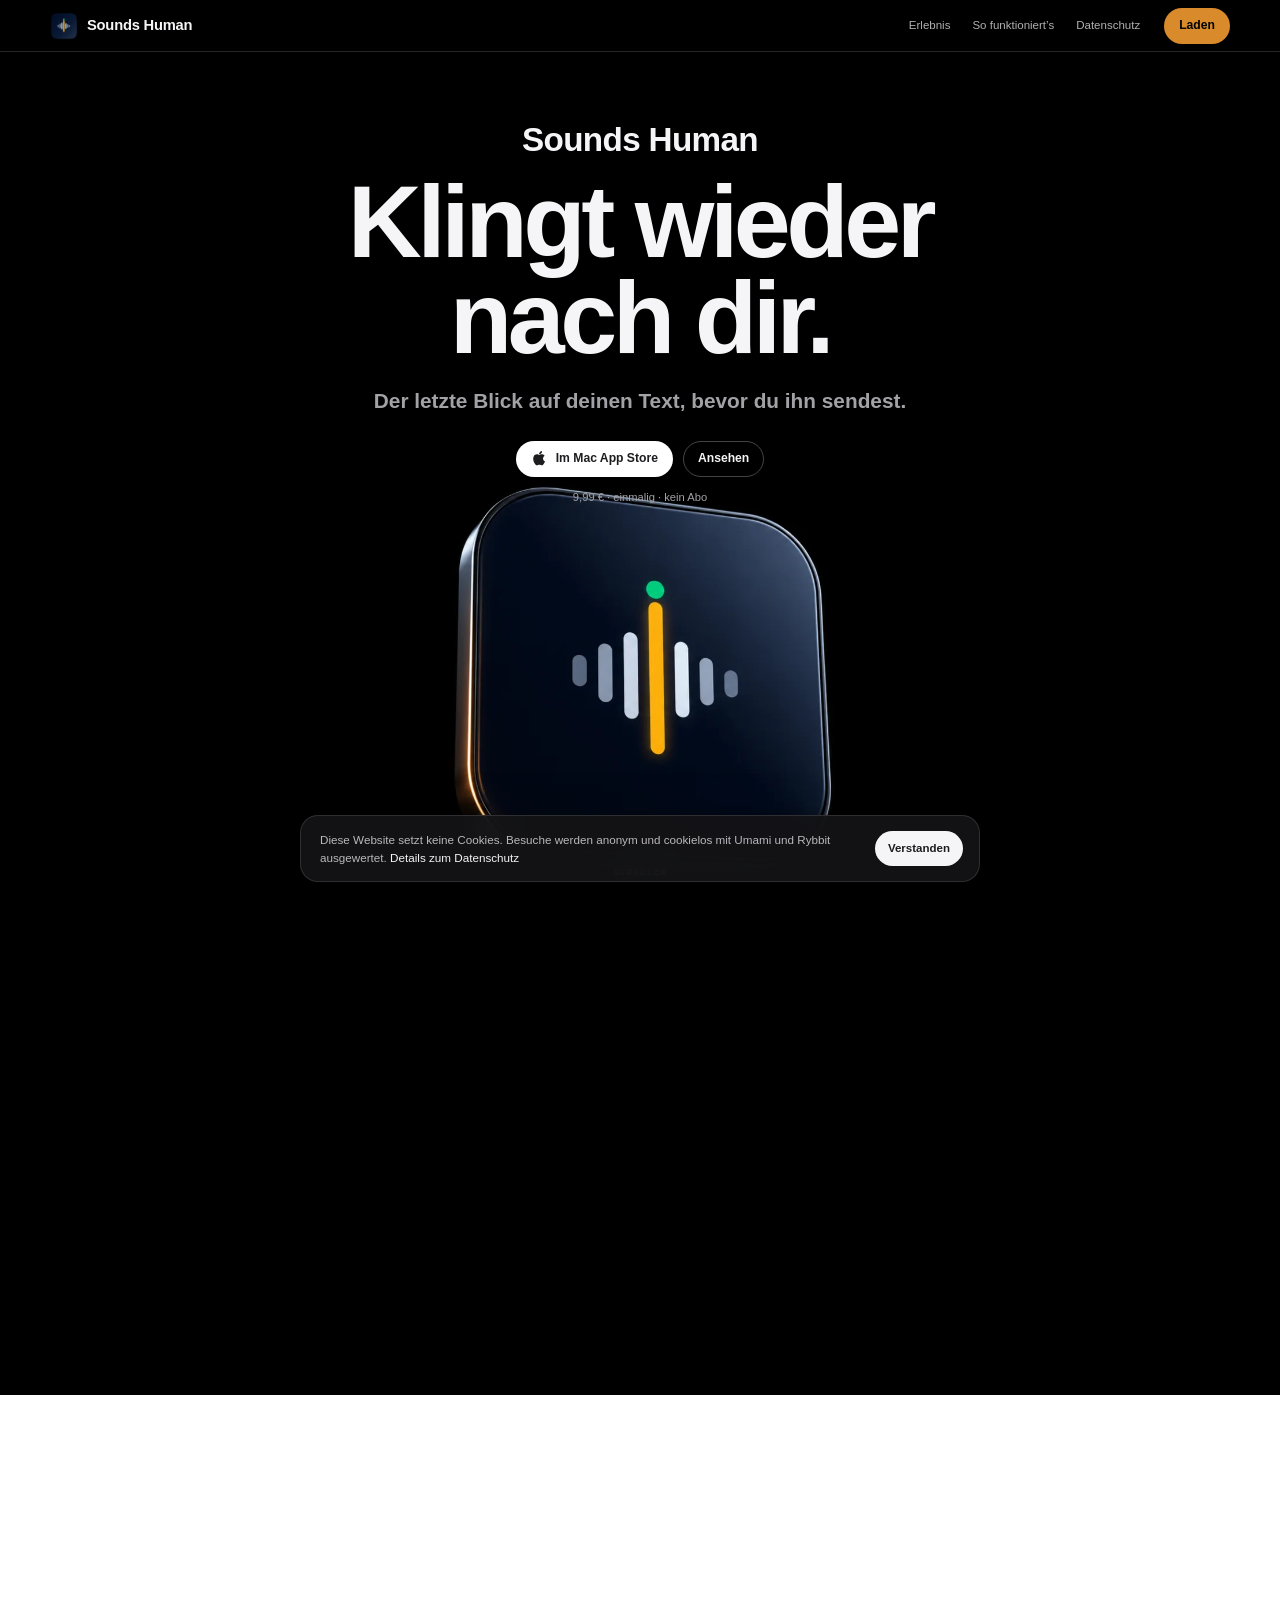
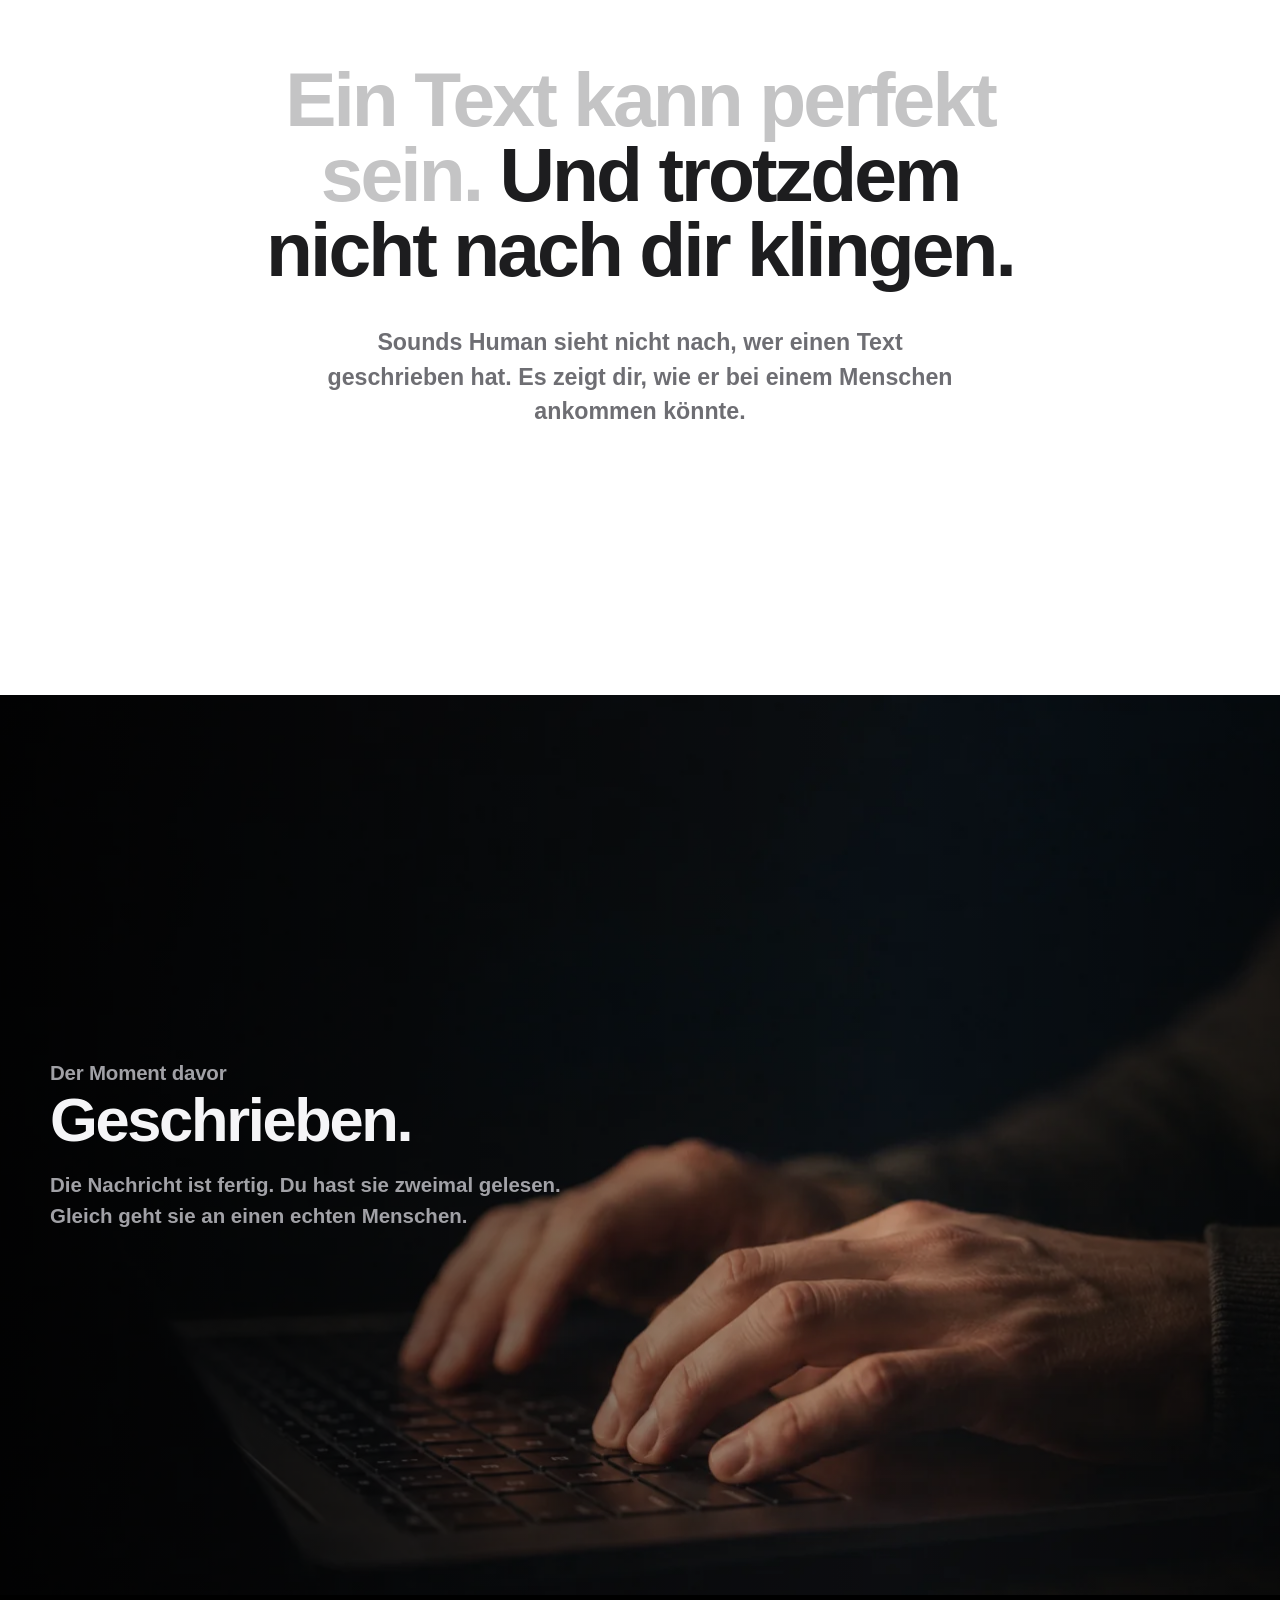
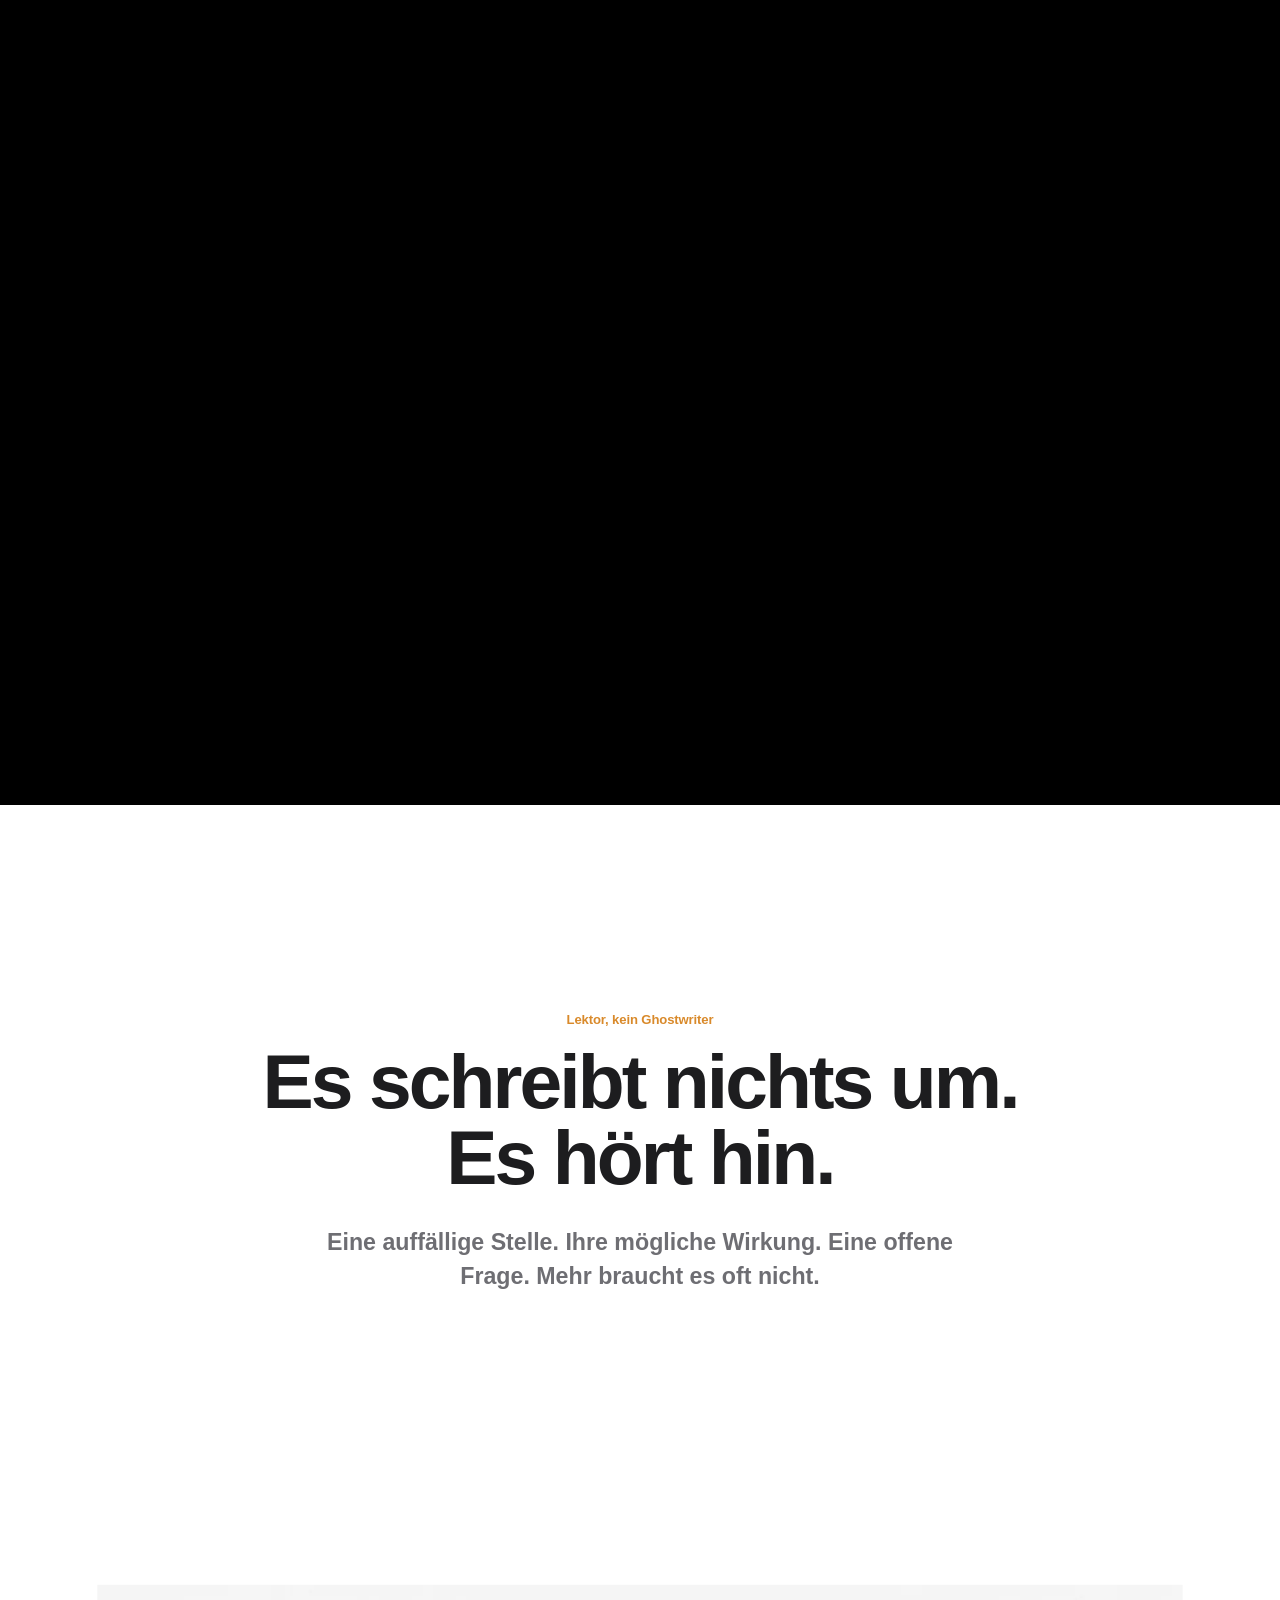
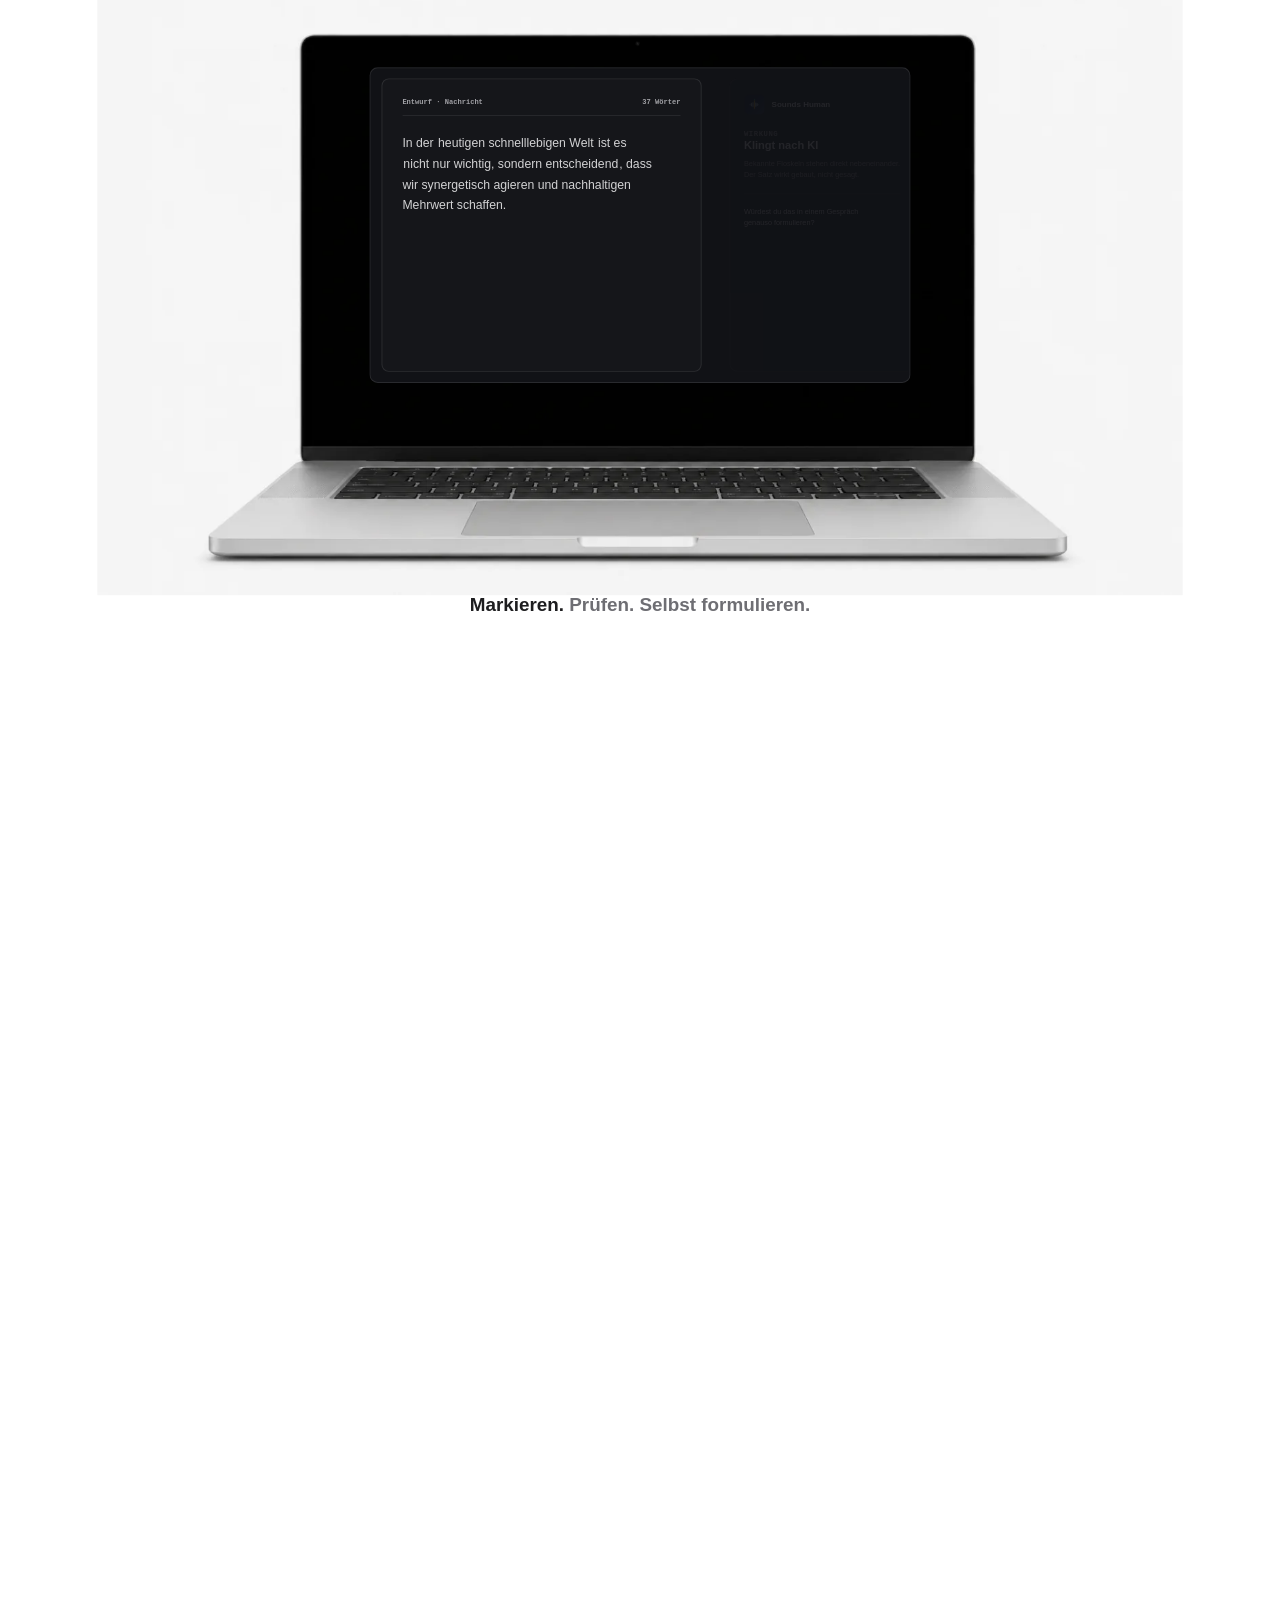
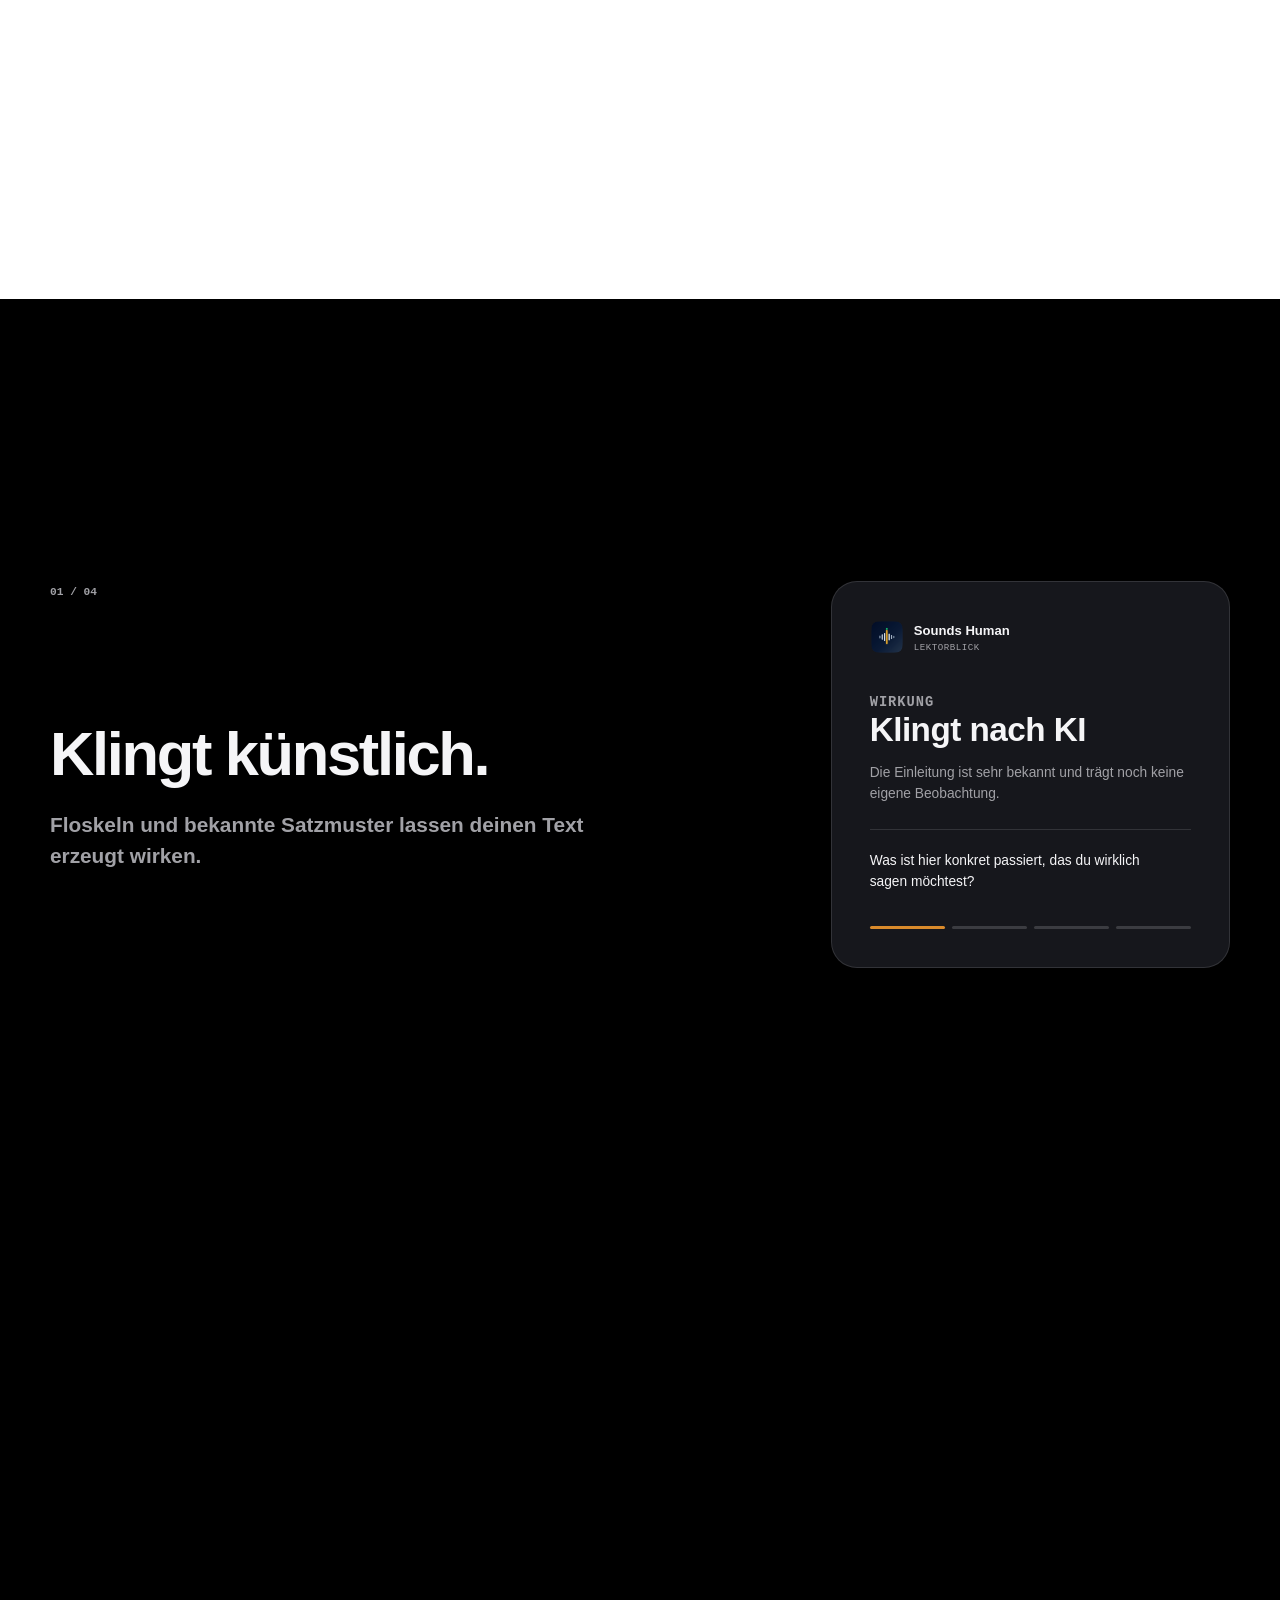
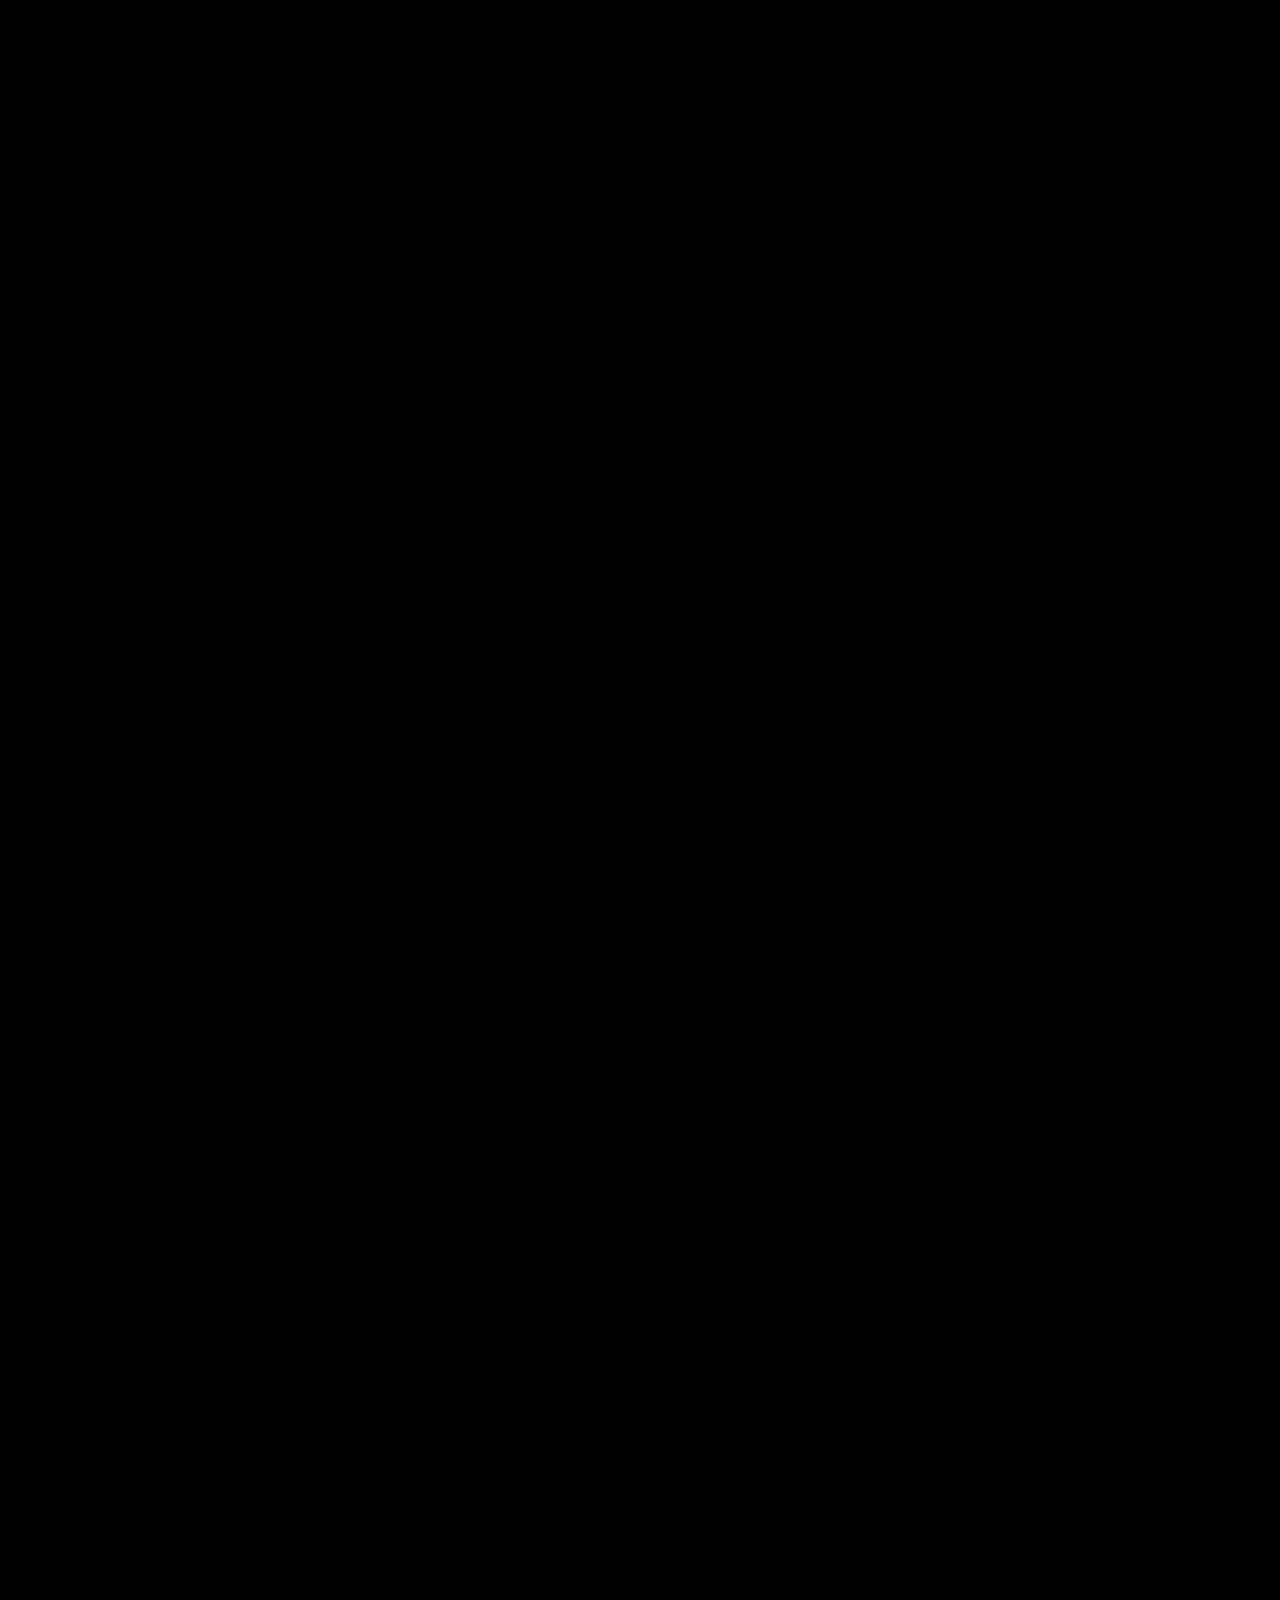
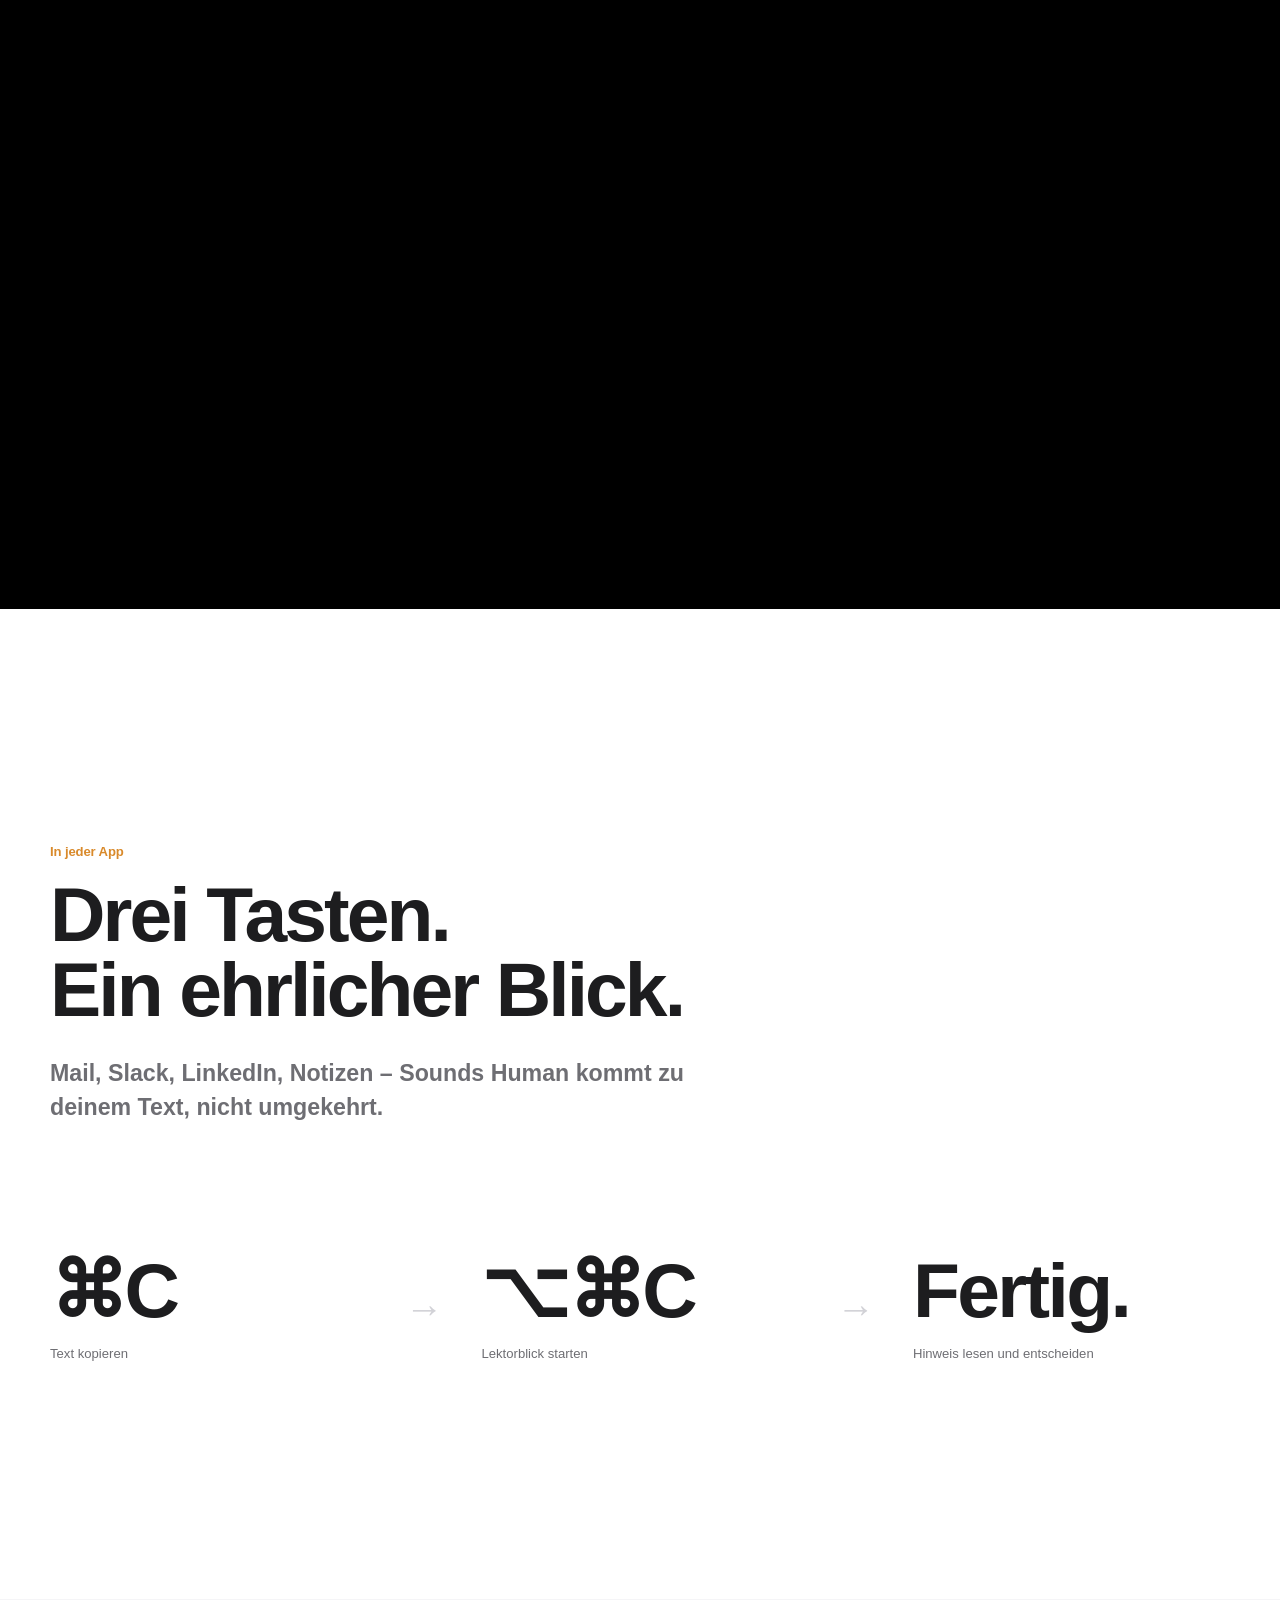
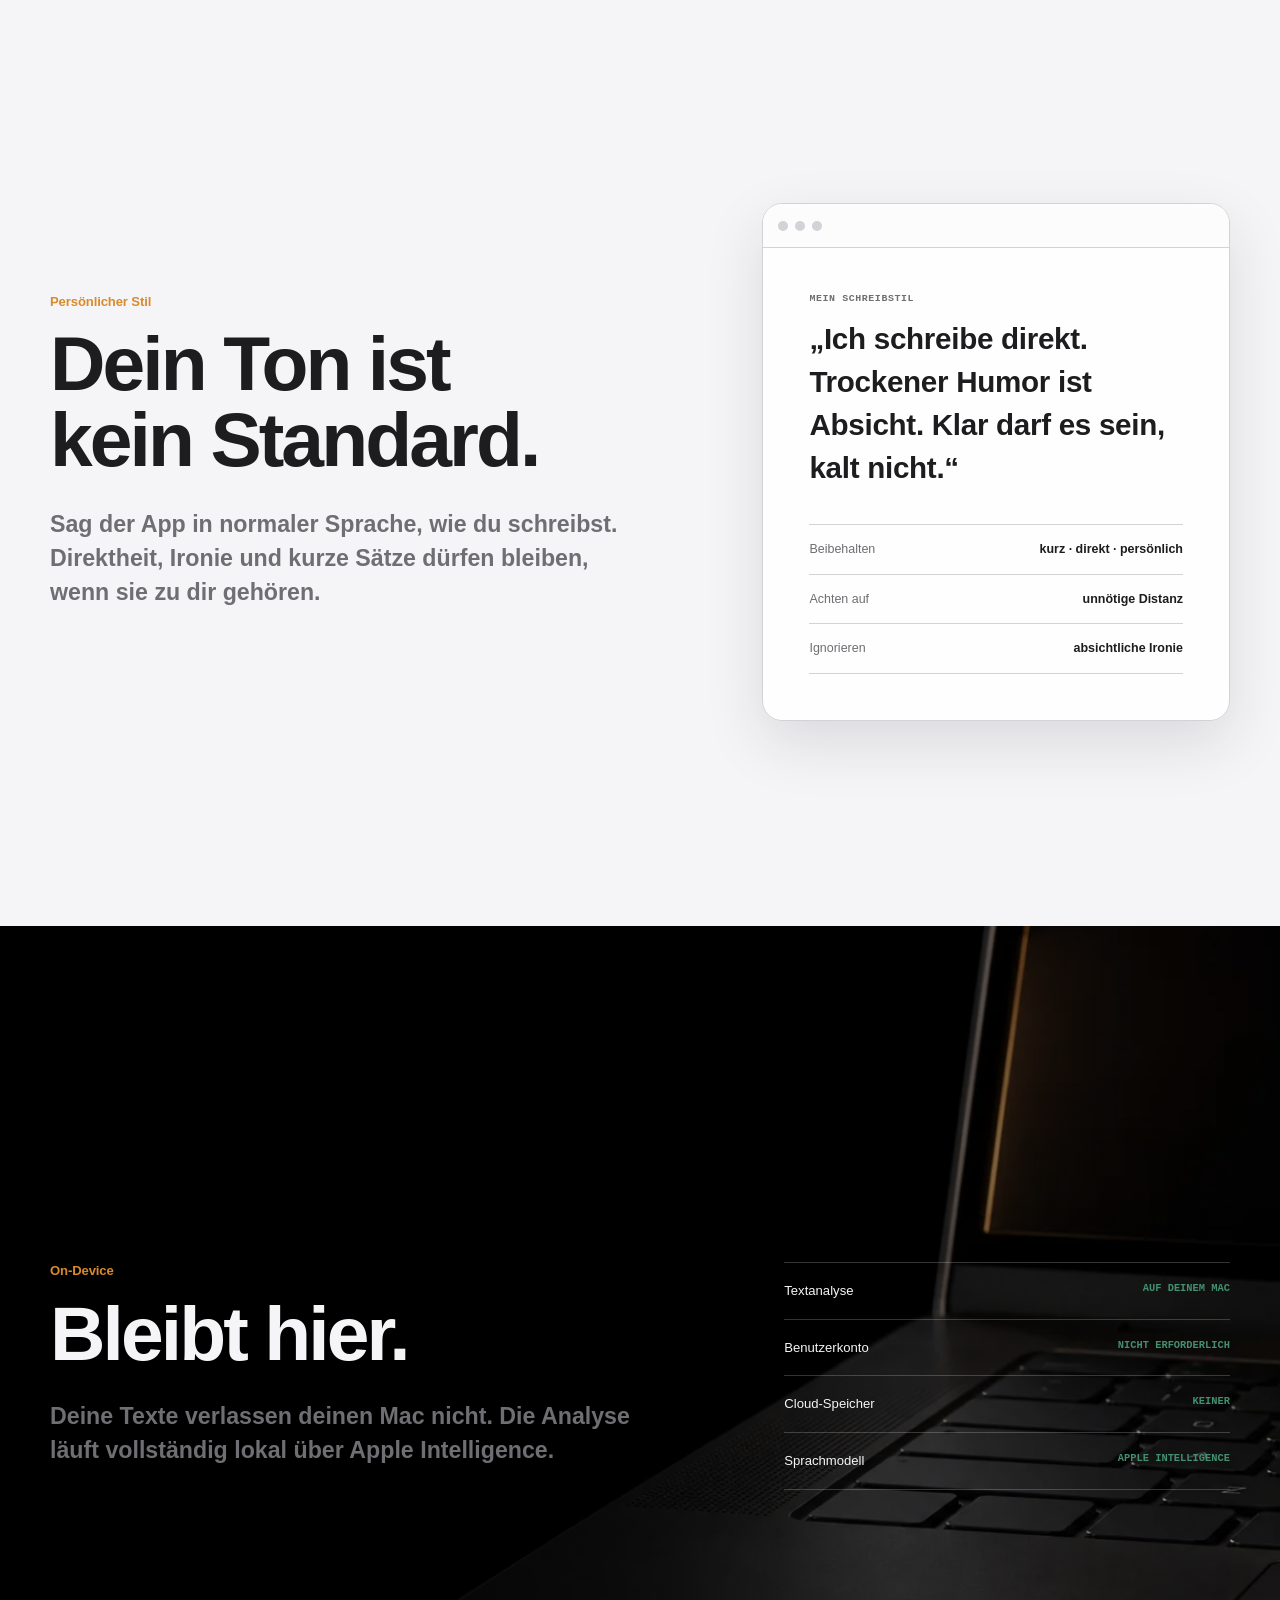
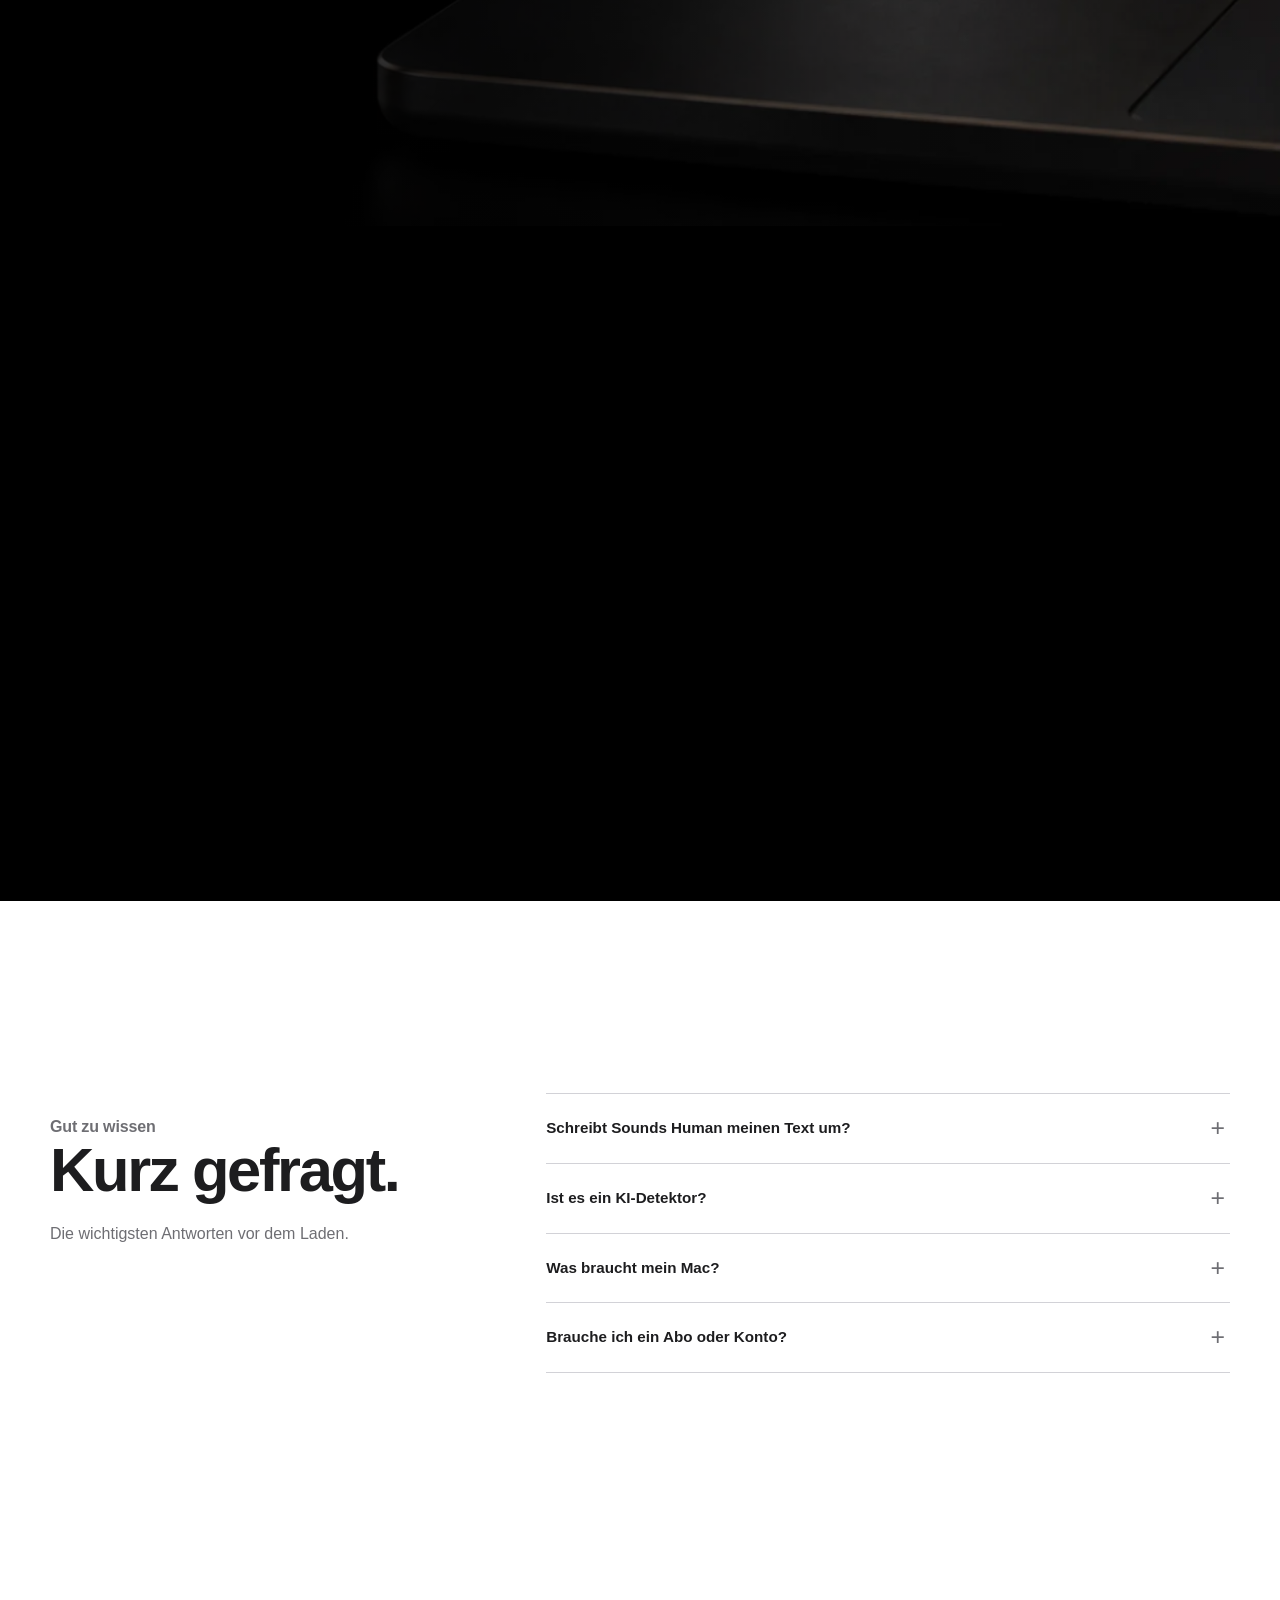
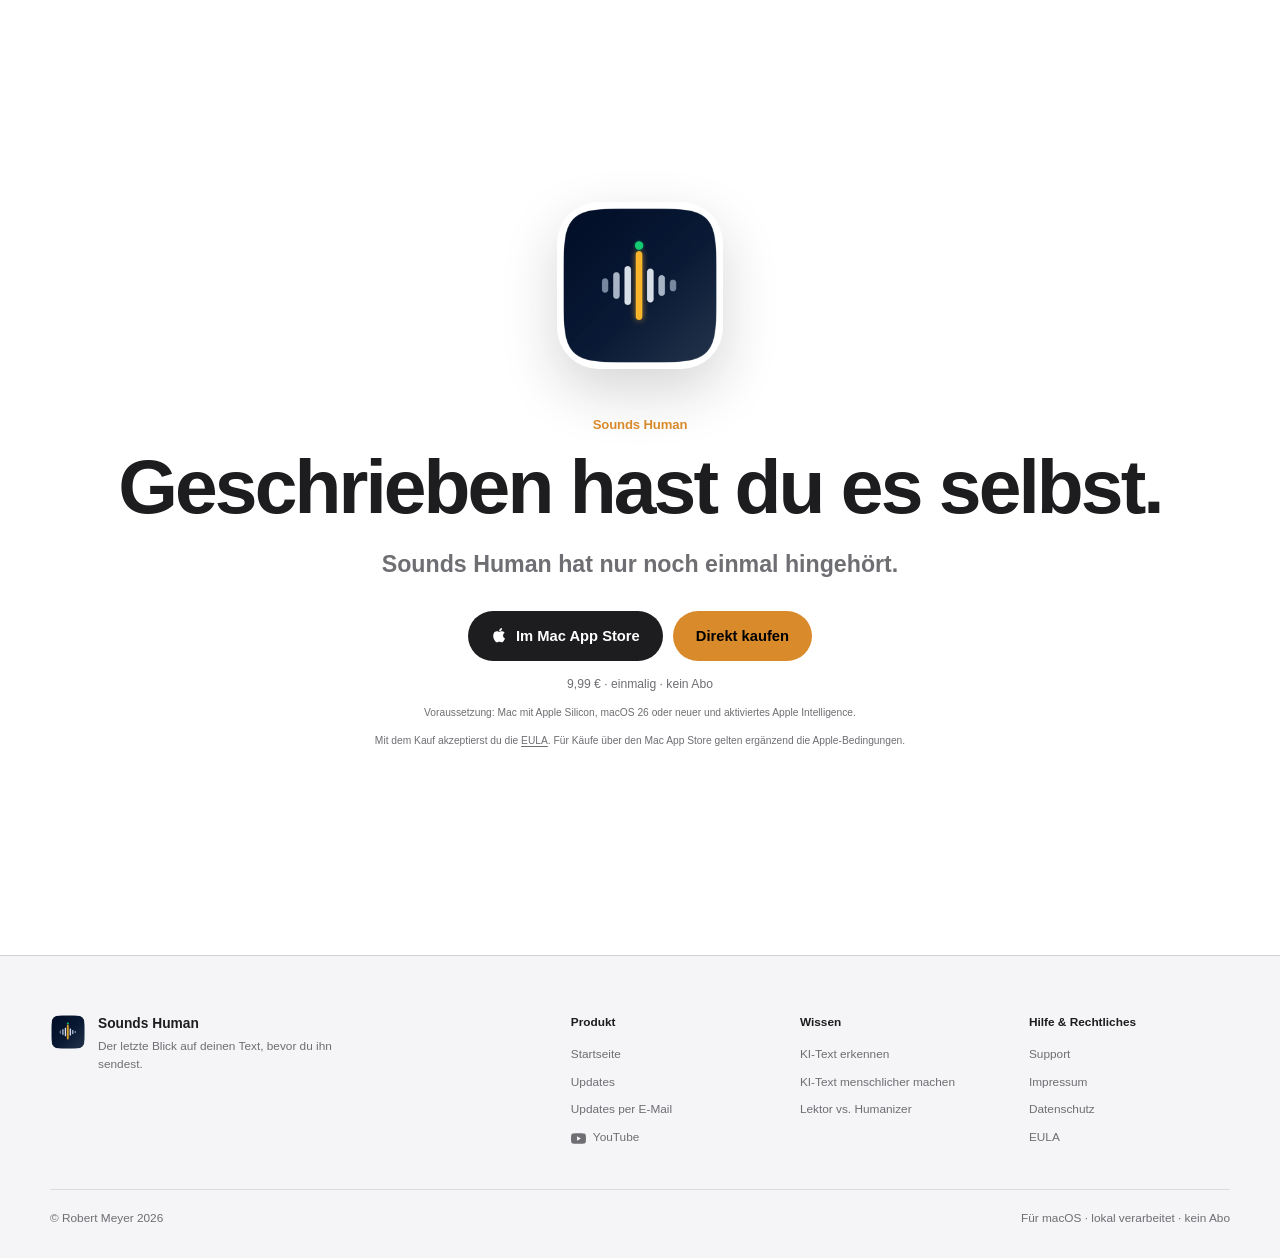
<file: index.html>
<!doctype html>
<html lang="de">
<head>
  <meta charset="utf-8">
  <meta name="viewport" content="width=device-width, initial-scale=1">
  <title>Sounds Human für macOS – Texte prüfen, bevor du sendest</title>
  <meta name="description" content="Prüfe Texte lokal auf KI-typischen Stil, Tonfall, Unklarheit und Fehler. Sounds Human schreibt nichts um. 9,99 € einmalig, kein Abo.">
  <meta name="theme-color" content="#000000">
  <meta name="robots" content="index,follow,max-image-preview:large">
  <meta name="author" content="Robert Meyer">
  <link rel="canonical" href="https://sounds-human.de/">
  <link rel="icon" href="icon.png">
  <link rel="apple-touch-icon" href="icon.png">
  <link rel="preload" as="image" href="bilder/hero-app-icon-1600.webp" imagesrcset="bilder/hero-app-icon-960.webp 960w, bilder/hero-app-icon-1600.webp 1600w" imagesizes="92vw">
  <meta property="og:type" content="website">
  <meta property="og:site_name" content="Sounds Human">
  <meta property="og:locale" content="de_DE">
  <meta property="og:url" content="https://sounds-human.de/">
  <meta property="og:title" content="Sounds Human – Klingt wieder nach dir">
  <meta property="og:description" content="Der letzte Blick auf deinen Text, bevor du ihn sendest. Lokal auf deinem Mac.">
  <meta property="og:image" content="https://sounds-human.de/og-image.png">
  <meta property="og:image:width" content="1200">
  <meta property="og:image:height" content="630">
  <meta property="og:image:alt" content="Sounds Human prüft, ob ein Text nach dir oder nach KI klingt.">
  <meta name="twitter:card" content="summary_large_image">
  <meta name="twitter:title" content="Sounds Human – Klingt wieder nach dir">
  <meta name="twitter:description" content="Der letzte Blick auf deinen Text, bevor du ihn sendest. Lokal auf deinem Mac.">
  <meta name="twitter:image" content="https://sounds-human.de/og-image.png">
  <meta name="twitter:image:alt" content="Sounds Human prüft, ob ein Text nach dir oder nach KI klingt.">
  <script type="application/ld+json">
  {
    "@context": "https://schema.org",
    "@graph": [
      {
        "@type": "Organization",
        "@id": "https://sounds-human.de/#organization",
        "name": "Sounds Human",
        "url": "https://sounds-human.de/",
        "logo": {
          "@type": "ImageObject",
          "url": "https://sounds-human.de/icon.png",
          "width": 256,
          "height": 256
        },
        "sameAs": [
          "https://www.youtube.com/@rmkipraxis"
        ]
      },
      {
        "@type": "WebSite",
        "@id": "https://sounds-human.de/#website",
        "url": "https://sounds-human.de/",
        "name": "Sounds Human",
        "inLanguage": "de",
        "publisher": {
          "@id": "https://sounds-human.de/#organization"
        }
      },
      {
        "@type": "Product",
        "@id": "https://sounds-human.de/#product",
        "name": "Sounds Human für macOS",
        "url": "https://sounds-human.de/",
        "image": "https://sounds-human.de/og-image.png",
        "description": "Sounds Human prüft Texte lokal auf KI-typischen Stil, Tonfall, Unklarheit und sprachliche Fehler, ohne sie umzuschreiben.",
        "category": "Produktivitätssoftware für macOS",
        "brand": {
          "@type": "Brand",
          "name": "Sounds Human"
        },
        "offers": {
          "@type": "Offer",
          "url": "https://apps.apple.com/de/app/sounds-human/id6780192429?mt=12",
          "price": "9.99",
          "priceCurrency": "EUR",
          "availability": "https://schema.org/OnlineOnly"
        }
      }
    ]
  }
  </script>
  <script defer src="https://cv.rm-on.de/script.js" data-website-id="7956aeae-0eec-42c5-887c-97e8f1986d49"></script>
  <script defer src="https://analyse.ki-notch.de/api/script.js" data-site-id="08ba007f8e54"></script>
  <script>document.documentElement.classList.add('js');</script>
  <style>
    :root {
      --bg: #f5f5f7;
      --surface: #ffffff;
      --fg: #1d1d1f;
      --muted: #6e6e73;
      --border: #d2d2d7;
      --accent: #d98a2b;
      --accent-deep: #a85c12;
      --accent-soft: #f5dfc2;
      --dark: #000000;
      --dark-surface: #111216;
      --dark-raised: #1b1c21;
      --dark-text: #f5f5f7;
      --dark-muted: #a1a1a6;
      --success: #438f70;
      --error: #d46460;
      --blue: #1673d2;
      --white: #ffffff;
      --font-display: -apple-system, BlinkMacSystemFont, "SF Pro Display", "Helvetica Neue", Arial, sans-serif;
      --font-body: -apple-system, BlinkMacSystemFont, "SF Pro Text", "Helvetica Neue", Arial, sans-serif;
      --font-mono: ui-monospace, "SF Mono", Menlo, Monaco, Consolas, monospace;
      --page: min(1180px, calc(100% - 44px));
      --nav-height: 52px;
      --shadow: 0 30px 80px color-mix(in srgb, var(--dark) 22%, transparent);
    }

    * { box-sizing: border-box; }
    html { scroll-behavior: smooth; color-scheme: light; }
    body {
      margin: 0;
      background: var(--bg);
      color: var(--fg);
      font-family: var(--font-body);
      line-height: 1.5;
      -webkit-font-smoothing: antialiased;
      text-rendering: optimizeLegibility;
      overflow-x: hidden;
    }
    body.modal-open { overflow: hidden; }
    a { color: inherit; text-decoration: none; }
    button, input { font: inherit; }
    button { color: inherit; }
    img { display: block; max-width: 100%; }
    h1, h2, h3, p { margin-top: 0; }
    h1, h2, h3 { text-wrap: balance; }
    p { text-wrap: pretty; }
    ::selection { background: var(--accent-soft); color: var(--fg); }
    :focus-visible {
      outline: 3px solid color-mix(in srgb, var(--accent) 58%, transparent);
      outline-offset: 3px;
    }

    .skip-link {
      position: fixed;
      top: 8px;
      left: 8px;
      z-index: 200;
      transform: translateY(-150%);
      padding: 10px 14px;
      border-radius: 8px;
      background: var(--surface);
      color: var(--fg);
      font-size: .84rem;
      transition: transform 150ms ease;
    }
    .skip-link:focus { transform: translateY(0); }
    .page { width: var(--page); margin-inline: auto; }

    .local-nav {
      position: fixed;
      inset: 0 0 auto;
      z-index: 80;
      height: var(--nav-height);
      color: var(--dark-text);
      border-bottom: 1px solid color-mix(in srgb, var(--white) 15%, transparent);
      background: color-mix(in srgb, var(--dark) 78%, transparent);
      backdrop-filter: saturate(180%) blur(18px);
      -webkit-backdrop-filter: saturate(180%) blur(18px);
      transition: color 220ms ease, background 220ms ease, border-color 220ms ease;
    }
    .local-nav.light {
      color: var(--fg);
      border-color: color-mix(in srgb, var(--border) 78%, transparent);
      background: color-mix(in srgb, var(--surface) 78%, transparent);
    }
    .nav-inner {
      height: 100%;
      display: flex;
      align-items: center;
      justify-content: space-between;
      gap: 24px;
    }
    .brand {
      display: inline-flex;
      align-items: center;
      gap: 9px;
      font-size: .92rem;
      font-weight: 680;
      letter-spacing: -.015em;
      white-space: nowrap;
    }
    .brand img { width: 28px; height: 28px; border-radius: 7px; }
    .nav-right { display: flex; align-items: center; gap: 24px; }
    .nav-links { display: flex; align-items: center; gap: 22px; font-size: .72rem; }
    .nav-links a { opacity: .72; transition: opacity 120ms ease; }
    .nav-links a:hover { opacity: 1; }

    .button {
      min-height: 36px;
      display: inline-flex;
      align-items: center;
      justify-content: center;
      gap: 8px;
      padding: 7px 14px;
      border: 1px solid transparent;
      border-radius: 999px;
      background: var(--accent);
      color: var(--dark);
      font-weight: 690;
      font-size: .76rem;
      cursor: pointer;
      transition: transform 100ms ease, filter 130ms ease, background 130ms ease;
    }
    .button:hover { filter: brightness(1.08); }
    .button:active { transform: scale(.98); }
    .button-dark { background: var(--fg); color: var(--surface); }
    .button-light { background: var(--surface); color: var(--fg); }
    .button-outline { border-color: color-mix(in srgb, currentColor 28%, transparent); background: transparent; color: inherit; }
    .button:disabled { opacity: .55; cursor: progress; }
    .button-large { min-height: 50px; padding: 12px 22px; font-size: .92rem; }
    .apple-mark { width: 17px; height: 17px; }

    .dark-section { background: var(--dark); color: var(--dark-text); }
    .scene-sticky {
      position: sticky;
      top: 0;
      height: 100svh;
      min-height: 660px;
      overflow: hidden;
    }
    .section-kicker {
      margin-bottom: 15px;
      color: var(--accent);
      font-size: .82rem;
      font-weight: 670;
      letter-spacing: -.01em;
    }
    .display {
      margin-bottom: 0;
      font-family: var(--font-display);
      font-size: clamp(3rem, 7.8vw, 7.3rem);
      font-weight: 690;
      line-height: .95;
      letter-spacing: -.038em;
    }
    .display-medium {
      font-size: clamp(2.7rem, 6vw, 5.7rem);
      line-height: .98;
    }
    .display-small {
      font-size: clamp(2.25rem, 4.8vw, 4.5rem);
      line-height: 1;
    }
    .lede {
      max-width: 650px;
      color: var(--muted);
      font-size: clamp(1.1rem, 2vw, 1.45rem);
      font-weight: 560;
      line-height: 1.48;
    }
    .dark-section .lede { color: var(--dark-muted); }

    .asset-media {
      position: relative;
      overflow: hidden;
      background: var(--dark-surface);
    }
    .asset-media img { width: 100%; height: 100%; object-fit: cover; }
    .asset-fallback {
      position: absolute;
      inset: 0;
      display: none;
      place-items: center;
      padding: 30px;
      border: 1px solid color-mix(in srgb, currentColor 16%, transparent);
      background:
        repeating-linear-gradient(
          135deg,
          color-mix(in srgb, currentColor 3%, transparent) 0,
          color-mix(in srgb, currentColor 3%, transparent) 1px,
          transparent 1px,
          transparent 18px
        ),
        var(--dark-surface);
      color: var(--dark-muted);
      text-align: center;
    }
    .asset-fallback strong {
      display: block;
      margin-bottom: 7px;
      color: var(--dark-text);
      font: 650 .72rem/1.4 var(--font-mono);
    }
    .asset-fallback span { display: block; font-size: .76rem; }
    .asset-media.light-fallback .asset-fallback {
      background:
        repeating-linear-gradient(
          135deg,
          color-mix(in srgb, var(--fg) 3%, transparent) 0,
          color-mix(in srgb, var(--fg) 3%, transparent) 1px,
          transparent 1px,
          transparent 18px
        ),
        var(--bg);
      color: var(--muted);
    }
    .asset-media.light-fallback .asset-fallback strong { color: var(--fg); }
    .js .asset-media img { opacity: 0; transition: opacity 380ms ease; }
    .js .asset-media.is-loaded img { opacity: 1; }
    .js .asset-media:not(.is-loaded) .asset-fallback { display: grid; }

    .hero { height: 155svh; --progress: 0; }
    .hero-sticky {
      position: sticky;
      top: 0;
      height: 100svh;
      min-height: 680px;
      overflow: hidden;
      background: var(--dark);
    }
    .hero-copy {
      position: absolute;
      z-index: 3;
      top: calc(var(--nav-height) + clamp(35px, 7vh, 78px));
      left: 50%;
      width: var(--page);
      transform: translateX(-50%) translateY(calc(var(--progress) * -34px));
      text-align: center;
      opacity: calc(1 - var(--progress) * 1.45);
    }
    .hero-product {
      margin-bottom: 9px;
      color: var(--dark-text);
      font-size: clamp(1.4rem, 2.6vw, 2.15rem);
      font-weight: 650;
      letter-spacing: -.02em;
    }
    h1 {
      margin: 0;
      font-family: var(--font-display);
      font-size: clamp(3.2rem, 8vw, 7.4rem);
      font-weight: 700;
      line-height: .94;
      letter-spacing: -.044em;
    }
    .hero-sub {
      margin: 19px auto 0;
      color: var(--dark-muted);
      font-size: clamp(1rem, 1.8vw, 1.3rem);
      font-weight: 580;
    }
    .hero-actions { display: flex; justify-content: center; flex-wrap: wrap; gap: 10px; margin-top: 24px; }
    .hero-price { margin: 12px 0 0; color: var(--dark-muted); font-size: .7rem; }
    .hero-media {
      position: absolute;
      z-index: 1;
      left: 50%;
      bottom: -3vh;
      width: min(1050px, 92vw);
      height: min(64vh, 700px);
      transform: translateX(-50%) translateY(calc(var(--progress) * -2.5vh)) scale(calc(.88 + var(--progress) * .14));
      transform-origin: center bottom;
    }
    .hero-media::after {
      content: "";
      position: absolute;
      inset: auto 0 0;
      height: 24%;
      background: linear-gradient(to top, var(--dark), transparent);
      pointer-events: none;
    }
    .hero-scroll {
      position: absolute;
      z-index: 4;
      left: 50%;
      bottom: 22px;
      transform: translateX(-50%);
      color: var(--dark-muted);
      font: 560 .6rem/1 var(--font-mono);
      letter-spacing: .1em;
      text-transform: uppercase;
      opacity: calc(1 - var(--progress) * 4);
    }

    .manifesto {
      min-height: 100svh;
      display: grid;
      place-items: center;
      padding: 120px 0;
      background: var(--surface);
    }
    .manifesto-inner { max-width: 1050px; text-align: center; }
    .manifesto .display { color: color-mix(in srgb, var(--fg) 26%, var(--surface)); }
    .manifesto .display strong { color: var(--fg); font-weight: inherit; }
    .manifesto .lede { margin: 38px auto 0; }

    .writing-scene { height: 190svh; --progress: 0; }
    .writing-sticky { position: sticky; top: 0; height: 100svh; min-height: 660px; overflow: hidden; }
    .writing-media {
      position: absolute;
      inset: 0;
      transform: scale(calc(1 + var(--progress) * .08));
    }
    .writing-media::after {
      content: "";
      position: absolute;
      inset: 0;
      background: linear-gradient(90deg, color-mix(in srgb, var(--dark) 88%, transparent), color-mix(in srgb, var(--dark) 20%, transparent) 70%, color-mix(in srgb, var(--dark) 55%, transparent));
    }
    .writing-copy {
      position: absolute;
      z-index: 3;
      left: max(22px, calc((100vw - min(1180px, calc(100vw - 44px))) / 2));
      top: 50%;
      width: min(650px, calc(100% - 44px));
      transform: translateY(-50%);
    }
    .writing-block {
      position: absolute;
      left: 0;
      top: 50%;
      width: 100%;
      transform: translateY(calc(-50% + 20px));
      opacity: 0;
      transition: opacity 380ms ease, transform 380ms ease;
    }
    .writing-scene[data-step="0"] .writing-block[data-copy="0"],
    .writing-scene[data-step="1"] .writing-block[data-copy="1"],
    .writing-scene[data-step="2"] .writing-block[data-copy="2"] { opacity: 1; transform: translateY(-50%); }
    .writing-block .display-small { margin-bottom: 20px; }
    .writing-block p { max-width: 540px; margin-bottom: 0; color: var(--dark-muted); font-size: clamp(1rem, 1.7vw, 1.28rem); font-weight: 560; }

    .product-intro {
      padding: clamp(110px, 16vw, 220px) 0 90px;
      background: var(--surface);
      text-align: center;
    }
    .product-intro .lede { margin: 30px auto 0; }
    .product-scene { height: 235svh; background: var(--surface); --progress: 0; }
    .product-sticky {
      position: sticky;
      top: 0;
      height: 100svh;
      min-height: 700px;
      display: grid;
      align-items: center;
      overflow: hidden;
      padding-top: var(--nav-height);
    }
    .mac-composition {
      position: relative;
      width: min(1180px, 96vw);
      margin-inline: auto;
      transform: translateY(calc(30px - var(--progress) * 30px)) scale(calc(.92 + var(--progress) * .05));
    }
    .mac-photo { width: 100%; aspect-ratio: 16 / 9; background: var(--bg); }
    .screen-overlay {
      position: absolute;
      left: 25.1%;
      top: 13.5%;
      width: 49.8%;
      height: 51.8%;
      display: grid;
      grid-template-columns: 1fr 36%;
      gap: 12px;
      padding: clamp(8px, 1vw, 16px);
      overflow: hidden;
      border-radius: clamp(4px, .7vw, 10px);
      background: var(--dark-surface);
      color: var(--dark-text);
      box-shadow: inset 0 0 0 1px color-mix(in srgb, var(--white) 10%, transparent);
    }
    .screen-editor {
      min-width: 0;
      padding: clamp(10px, 1.7vw, 26px);
      border: 1px solid color-mix(in srgb, var(--white) 10%, transparent);
      border-radius: 8px;
      background: color-mix(in srgb, var(--dark-raised) 78%, var(--dark));
    }
    .editor-meta {
      display: flex;
      justify-content: space-between;
      gap: 12px;
      margin-bottom: clamp(9px, 1.5vw, 22px);
      padding-bottom: 9px;
      border-bottom: 1px solid color-mix(in srgb, var(--white) 10%, transparent);
      color: var(--dark-muted);
      font: 560 clamp(.32rem, .6vw, .62rem)/1 var(--font-mono);
    }
    .editor-copy {
      margin: 0;
      color: color-mix(in srgb, var(--dark-text) 84%, transparent);
      font-size: clamp(.48rem, 1.04vw, 1.08rem);
      line-height: 1.68;
    }
    .editor-mark {
      padding: 0 .08em;
      border-radius: 2px;
      background: transparent;
      box-shadow: inset 0 -.38em 0 transparent;
      transition: box-shadow 350ms ease;
    }
    .product-scene[data-step="1"] .editor-mark,
    .product-scene[data-step="2"] .editor-mark { box-shadow: inset 0 -.38em 0 color-mix(in srgb, var(--accent) 54%, transparent); }
    .screen-note {
      min-width: 0;
      padding: clamp(9px, 1.2vw, 18px);
      border: 1px solid color-mix(in srgb, var(--white) 10%, transparent);
      border-radius: 9px;
      background: color-mix(in srgb, var(--dark-raised) 90%, transparent);
      opacity: .08;
      transform: translateX(18px);
      transition: opacity 380ms ease, transform 380ms ease;
    }
    .product-scene[data-step="2"] .screen-note { opacity: 1; transform: translateX(0); }
    .screen-note-head { display: flex; align-items: center; gap: 7px; margin-bottom: clamp(9px, 1.2vw, 18px); }
    .screen-note-head img { width: clamp(13px, 1.8vw, 25px); height: clamp(13px, 1.8vw, 25px); border-radius: 5px; }
    .screen-note-head strong { font-size: clamp(.35rem, .68vw, .7rem); }
    .screen-note-label { margin-bottom: 6px; color: var(--accent); font: 650 clamp(.26rem, .48vw, .5rem)/1 var(--font-mono); text-transform: uppercase; letter-spacing: .07em; }
    .screen-note h3 { margin: 0 0 7px; font-size: clamp(.46rem, .94vw, .92rem); line-height: 1.12; }
    .screen-note p { margin: 0; color: var(--dark-muted); font-size: clamp(.3rem, .62vw, .62rem); line-height: 1.45; }
    .screen-question { margin-top: clamp(9px, 1.2vw, 16px) !important; padding-top: clamp(8px, 1vw, 14px); border-top: 1px solid color-mix(in srgb, var(--white) 10%, transparent); color: var(--dark-text) !important; }
    .product-caption {
      position: absolute;
      left: 50%;
      bottom: clamp(25px, 5vh, 60px);
      width: min(780px, calc(100% - 44px));
      transform: translateX(-50%);
      color: var(--muted);
      text-align: center;
      font-size: clamp(.95rem, 1.7vw, 1.18rem);
      font-weight: 580;
    }
    .product-caption span { color: var(--fg); }

    .issues { height: 390svh; --progress: 0; background: var(--dark); color: var(--dark-text); }
    .issues-sticky {
      position: sticky;
      top: 0;
      height: 100svh;
      min-height: 700px;
      display: grid;
      align-items: center;
      overflow: hidden;
      padding-top: var(--nav-height);
    }
    .issues-grid {
      display: grid;
      grid-template-columns: minmax(0, 1.25fr) minmax(300px, .75fr);
      gap: clamp(50px, 9vw, 130px);
      align-items: center;
    }
    .issue-counter { margin-bottom: 34px; color: var(--dark-muted); font: 620 .7rem/1 var(--font-mono); }
    .issue-copy-stack { position: relative; min-height: 330px; }
    .issue-copy {
      position: absolute;
      inset: 0;
      display: flex;
      flex-direction: column;
      justify-content: center;
      opacity: 0;
      transform: translateY(24px);
      transition: opacity 360ms ease, transform 360ms ease;
    }
    .issues[data-active="0"] .issue-copy[data-issue="0"],
    .issues[data-active="1"] .issue-copy[data-issue="1"],
    .issues[data-active="2"] .issue-copy[data-issue="2"],
    .issues[data-active="3"] .issue-copy[data-issue="3"] { opacity: 1; transform: translateY(0); }
    .issue-copy p { margin: 25px 0 0; color: var(--dark-muted); font-size: clamp(1rem, 1.8vw, 1.3rem); font-weight: 560; }
    .live-note {
      padding: clamp(24px, 3vw, 38px);
      border: 1px solid color-mix(in srgb, var(--white) 12%, transparent);
      border-radius: 26px;
      background: color-mix(in srgb, var(--dark-raised) 85%, transparent);
      box-shadow: var(--shadow);
    }
    .live-note-head { display: flex; align-items: center; gap: 10px; margin-bottom: 38px; }
    .live-note-head img { width: 34px; height: 34px; border-radius: 9px; }
    .live-note-head span { display: grid; gap: 2px; }
    .live-note-head strong { font-size: .82rem; }
    .live-note-head small { color: var(--dark-muted); font: .57rem/1 var(--font-mono); letter-spacing: .06em; }
    .live-note-type { margin-bottom: 9px; color: var(--accent); font: 650 .65rem/1 var(--font-mono); text-transform: uppercase; letter-spacing: .07em; }
    .live-note h3 { margin: 0 0 14px; font-size: clamp(1.5rem, 2.6vw, 2.25rem); line-height: 1.05; letter-spacing: -.016em; }
    .live-note p { margin: 0; color: var(--dark-muted); font-size: .86rem; line-height: 1.55; }
    .live-question { margin-top: 24px !important; padding-top: 20px; border-top: 1px solid color-mix(in srgb, var(--white) 12%, transparent); color: var(--dark-text) !important; }
    .issue-progress { display: grid; grid-template-columns: repeat(4, 1fr); gap: 7px; margin-top: 34px; }
    .issue-progress i { height: 3px; border-radius: 2px; background: color-mix(in srgb, var(--white) 16%, transparent); transition: background 220ms ease; }
    .issues[data-active="0"] .issue-progress i:nth-child(1),
    .issues[data-active="1"] .issue-progress i:nth-child(-n+2),
    .issues[data-active="2"] .issue-progress i:nth-child(-n+3),
    .issues[data-active="3"] .issue-progress i:nth-child(-n+4) { background: var(--accent); }

    .workflow {
      min-height: 110svh;
      display: grid;
      align-items: center;
      padding: 130px 0;
      background: var(--surface);
    }
    .workflow-head { max-width: 820px; }
    .workflow-head .lede { margin-top: 28px; }
    .shortcut-line {
      display: grid;
      grid-template-columns: 1fr auto 1fr auto 1fr;
      align-items: center;
      gap: clamp(12px, 3vw, 38px);
      margin-top: clamp(70px, 10vw, 140px);
    }
    .shortcut-step { min-width: 0; }
    .shortcut-step strong {
      display: block;
      margin-bottom: 12px;
      font-family: var(--font-display);
      font-size: clamp(2.4rem, 6vw, 5.8rem);
      line-height: 1;
      letter-spacing: -.034em;
    }
    .shortcut-step span { color: var(--muted); font-size: .82rem; }
    .shortcut-arrow { color: var(--border); font-size: clamp(1.4rem, 3vw, 2.4rem); }

    .style-section {
      padding: clamp(120px, 16vw, 220px) 0;
      background: var(--bg);
    }
    .style-grid {
      display: grid;
      grid-template-columns: 1fr minmax(380px, .8fr);
      gap: clamp(60px, 10vw, 140px);
      align-items: center;
    }
    .style-copy .lede { margin-top: 30px; }
    .profile-window {
      overflow: hidden;
      border: 1px solid var(--border);
      border-radius: 20px;
      background: color-mix(in srgb, var(--surface) 88%, transparent);
      box-shadow: 0 22px 60px color-mix(in srgb, var(--fg) 12%, transparent);
    }
    .profile-bar {
      height: 44px;
      display: flex;
      align-items: center;
      gap: 7px;
      padding: 0 15px;
      border-bottom: 1px solid var(--border);
      background: color-mix(in srgb, var(--surface) 66%, var(--bg));
    }
    .profile-bar i { width: 10px; height: 10px; border-radius: 50%; background: var(--border); }
    .profile-body { padding: clamp(26px, 4vw, 46px); }
    .profile-label { margin-bottom: 14px; color: var(--muted); font: 620 .62rem/1 var(--font-mono); letter-spacing: .06em; text-transform: uppercase; }
    .profile-quote { margin: 0; font-size: clamp(1.25rem, 2.4vw, 1.85rem); font-weight: 590; line-height: 1.45; letter-spacing: -.01em; }
    .profile-rows { margin-top: 34px; border-top: 1px solid var(--border); }
    .profile-row { display: flex; justify-content: space-between; gap: 24px; padding: 15px 0; border-bottom: 1px solid var(--border); font-size: .78rem; }
    .profile-row span:first-child { color: var(--muted); }
    .profile-row span:last-child { text-align: right; font-weight: 630; }

    .privacy { height: 175svh; --progress: 0; background: var(--dark); color: var(--dark-text); }
    .privacy-sticky { position: sticky; top: 0; height: 100svh; min-height: 680px; overflow: hidden; }
    .privacy-media {
      position: absolute;
      inset: 0;
      transform: scale(calc(1.03 + var(--progress) * .05)) translateX(calc(var(--progress) * 1.6vw));
    }
    .privacy-media::after {
      content: "";
      position: absolute;
      inset: 0;
      background: linear-gradient(90deg, color-mix(in srgb, var(--dark) 98%, transparent) 0%, color-mix(in srgb, var(--dark) 72%, transparent) 46%, color-mix(in srgb, var(--dark) 18%, transparent) 100%);
    }
    .privacy-content {
      position: relative;
      z-index: 2;
      height: 100%;
      display: grid;
      grid-template-columns: 1fr .72fr;
      gap: clamp(50px, 9vw, 130px);
      align-items: center;
    }
    .privacy-copy .lede { margin-top: 28px; }
    .privacy-specs { border-top: 1px solid color-mix(in srgb, var(--white) 20%, transparent); }
    .privacy-row {
      display: flex;
      justify-content: space-between;
      gap: 22px;
      padding: 18px 0;
      border-bottom: 1px solid color-mix(in srgb, var(--white) 20%, transparent);
      font-size: .82rem;
    }
    .privacy-row span:last-child { color: var(--success); font: 630 .65rem/1.5 var(--font-mono); text-align: right; text-transform: uppercase; }

    .facts { padding: clamp(110px, 15vw, 200px) 0; background: var(--surface); }
    .facts-grid { display: grid; grid-template-columns: .7fr 1.3fr; gap: clamp(60px, 10vw, 150px); align-items: start; }
    .facts-copy { position: sticky; top: calc(var(--nav-height) + 44px); }
    .facts-copy p { margin: 22px 0 0; color: var(--muted); font-size: 1rem; }
    .faq { border-top: 1px solid var(--border); }
    details { border-bottom: 1px solid var(--border); }
    summary {
      position: relative;
      padding: 23px 46px 23px 0;
      cursor: pointer;
      list-style: none;
      font-weight: 660;
      font-size: .95rem;
    }
    summary::-webkit-details-marker { display: none; }
    summary::after {
      content: "+";
      position: absolute;
      top: 15px;
      right: 5px;
      color: var(--muted);
      font-size: 1.55rem;
      font-weight: 350;
      transition: transform 160ms ease;
    }
    details[open] summary::after { transform: rotate(45deg); }
    details p { margin: -5px 52px 23px 0; color: var(--muted); font-size: .88rem; line-height: 1.58; }

    .finale {
      min-height: 110svh;
      display: grid;
      align-items: center;
      padding: 130px 0 100px;
      background: var(--surface);
      text-align: center;
    }
    .finale-icon {
      width: clamp(112px, 13vw, 168px);
      height: clamp(112px, 13vw, 168px);
      margin: 0 auto 46px;
      border-radius: 25%;
      box-shadow: 0 22px 55px color-mix(in srgb, var(--fg) 18%, transparent);
    }
    .finale-copy { position: relative; z-index: 2; }
    .finale-copy .display-medium { margin-bottom: 22px; }
    .finale-copy .lede { margin: 0 auto; }
    .finale-actions { display: flex; justify-content: center; flex-wrap: wrap; gap: 10px; margin-top: 30px; }
    .finale-price { margin: 14px 0 0; color: var(--muted); font-size: .76rem; }
    .purchase-note { max-width: 560px; margin: 12px auto 0; color: var(--muted); font-size: .64rem; }
    .purchase-note a { text-decoration: underline; text-underline-offset: 2px; }

    footer { padding: 32px 0 46px; border-top: 1px solid var(--border); background: var(--bg); color: var(--muted); font-size: .68rem; }
    .footer-inner { display: flex; align-items: flex-start; justify-content: space-between; gap: 30px; }
    .footer-links { display: flex; justify-content: flex-end; flex-wrap: wrap; gap: 11px 18px; }
    .footer-links a,
    .footer-links button { border: 0; padding: 0; background: transparent; color: inherit; font: inherit; cursor: pointer; }
    .footer-links a:hover,
    .footer-links button:hover { color: var(--fg); }

    .modal-layer {
      position: fixed;
      inset: 0;
      z-index: 120;
      display: none;
      place-items: center;
      padding: 20px;
      background: color-mix(in srgb, var(--dark) 54%, transparent);
      backdrop-filter: blur(12px);
      -webkit-backdrop-filter: blur(12px);
    }
    .modal-layer.open { display: grid; }
    .modal {
      position: relative;
      width: min(760px, 100%);
      height: min(82svh, 760px);
      overflow: hidden;
      border: 1px solid var(--border);
      border-radius: 22px;
      background: var(--surface);
      box-shadow: var(--shadow);
    }
    .modal iframe { width: 100%; height: 100%; border: 0; background: var(--surface); }
    .modal-close {
      position: absolute;
      z-index: 2;
      top: 12px;
      right: 12px;
      width: 38px;
      height: 38px;
      display: grid;
      place-items: center;
      border: 1px solid var(--border);
      border-radius: 50%;
      background: color-mix(in srgb, var(--surface) 92%, transparent);
      color: var(--fg);
      cursor: pointer;
    }
    .newsletter {
      width: min(500px, 100%);
      height: auto;
      padding: 34px;
    }
    .newsletter h2 { margin: 0 50px 9px 0; font-size: 2rem; letter-spacing: -.018em; }
    .newsletter > p { margin-bottom: 26px; color: var(--muted); font-size: .88rem; }
    .field { display: grid; gap: 7px; margin-bottom: 14px; }
    .field label { color: var(--muted); font: 620 .63rem/1 var(--font-mono); letter-spacing: .05em; text-transform: uppercase; }
    .field input {
      min-height: 46px;
      padding: 10px 12px;
      border: 1px solid var(--border);
      border-radius: 10px;
      background: var(--surface);
      color: var(--fg);
    }
    .newsletter .button { width: 100%; }
    .form-status { min-height: 19px; margin: 12px 0 0; color: var(--muted); font-size: .76rem; }
    .form-status.error { color: var(--error); }
    .form-status.ok { color: var(--success); }

    @media (max-width: 900px) {
      .nav-links { display: none; }
      .hero-media { width: 110vw; }
      .issues-grid,
      .style-grid,
      .privacy-content,
      .facts-grid { grid-template-columns: 1fr; }
      .issues-grid { gap: 32px; }
      .issue-copy-stack { min-height: 220px; }
      .live-note { max-width: 520px; }
      .privacy-content { align-content: center; }
      .privacy-specs { max-width: 620px; }
      .facts-copy { position: static; }
      .shortcut-line { grid-template-columns: 1fr; gap: 30px; }
      .shortcut-arrow { transform: rotate(90deg); }
    }

    @media (max-width: 680px) {
      :root { --page: min(100% - 28px, 1180px); --nav-height: 48px; }
      .brand span { display: none; }
      .nav-right { gap: 10px; }
      .local-nav .button { min-height: 32px; padding: 6px 11px; }
      .scene-sticky,
      .hero-sticky,
      .writing-sticky,
      .product-sticky,
      .issues-sticky,
      .privacy-sticky { min-height: 580px; }
      .hero { height: 135svh; }
      .hero-copy { top: calc(var(--nav-height) + 38px); }
      .hero-product { font-size: 1.25rem; }
      h1 { font-size: clamp(3.1rem, 15vw, 5.1rem); }
      .hero-sub { max-width: 300px; }
      .hero-media { bottom: 0; width: 126vw; height: 55vh; }
      .hero-media::after { height: 30%; }
      .manifesto { min-height: 88svh; }
      .display { font-size: clamp(3rem, 14vw, 5.1rem); }
      .display-medium { font-size: clamp(2.75rem, 12vw, 4.6rem); }
      .display-small { font-size: clamp(2.3rem, 10vw, 3.7rem); }
      .writing-scene { height: 165svh; }
      .writing-media::after { background: color-mix(in srgb, var(--dark) 66%, transparent); }
      .writing-copy { left: 20px; width: calc(100% - 40px); }
      .product-intro { padding-bottom: 40px; }
      .product-scene { height: 185svh; }
      .product-sticky { align-items: start; padding-top: 22vh; }
      .mac-composition { width: 150vw; left: 50%; transform: translateX(-50%) scale(calc(.92 + var(--progress) * .05)); }
      .screen-overlay { padding: 8px; gap: 6px; }
      .screen-editor { padding: 9px; }
      .screen-note { padding: 8px; }
      .product-caption { bottom: 8vh; }
      .issues { height: 350svh; }
      .issues-sticky { padding-top: calc(var(--nav-height) + 28px); }
      .issues-grid { align-content: center; }
      .issue-copy-stack { min-height: 190px; }
      .live-note { border-radius: 20px; padding: 21px; }
      .live-note-head { margin-bottom: 24px; }
      .workflow { padding-block: 100px; }
      .shortcut-line { margin-top: 70px; }
      .shortcut-step strong { font-size: clamp(3.1rem, 17vw, 5.4rem); }
      .style-section { padding-block: 100px; }
      .style-grid { gap: 50px; }
      .profile-window { border-radius: 16px; }
      .privacy { height: 150svh; }
      .privacy-media::after { background: color-mix(in srgb, var(--dark) 76%, transparent); }
      .privacy-row { font-size: .75rem; }
      .facts { padding-block: 100px; }
      .facts-grid { gap: 50px; }
      .finale { min-height: 100svh; }
      .footer-inner { flex-direction: column; }
      .footer-links { justify-content: flex-start; }
      .modal-layer { padding: 8px; }
      .modal { height: 90svh; border-radius: 17px; }
      .newsletter { height: auto; padding: 28px 20px; }
    }

    @media (prefers-reduced-motion: reduce) {
      *, *::before, *::after {
        scroll-behavior: auto !important;
        animation-duration: 1ms !important;
        animation-iteration-count: 1 !important;
        transition-duration: 1ms !important;
      }
      .hero,
      .writing-scene,
      .product-scene,
      .issues,
      .privacy { height: auto; }
      .hero-sticky,
      .writing-sticky,
      .product-sticky,
      .issues-sticky,
      .privacy-sticky { position: relative; }
      .hero-copy,
      .writing-block,
      .screen-note,
      .issue-copy { opacity: 1 !important; transform: none !important; }
      .writing-copy { position: relative; left: auto; top: auto; width: var(--page); height: 100%; margin-inline: auto; transform: none; }
      .writing-block:not([data-copy="1"]),
      .issue-copy:not([data-issue="0"]) { display: none; }
      .product-scene .editor-mark { box-shadow: inset 0 -.38em 0 color-mix(in srgb, var(--accent) 54%, transparent); }
    }
  </style>
  <link rel="stylesheet" href="site-common.css">
  <script src="site-common.js" defer></script>
</head>
<body>
  <a class="skip-link" href="#content">Zum Inhalt springen</a>

  <header class="local-nav" id="local-nav">
    <nav class="page nav-inner" aria-label="Hauptnavigation">
      <a class="brand" href="#top" aria-label="Sounds Human – zum Anfang">
        <img src="icon.png" alt="" width="28" height="28">
        <span>Sounds Human</span>
      </a>
      <div class="nav-right">
        <div class="nav-links">
          <a href="#experience">Erlebnis</a>
          <a href="#workflow">So funktioniert’s</a>
          <a href="#privacy">Datenschutz</a>
        </div>
        <a class="button" href="https://apps.apple.com/de/app/sounds-human/id6780192429?mt=12" target="_blank" rel="noopener">Laden</a>
      </div>
    </nav>
  </header>

  <main id="content">
    <section class="hero dark-section" id="top" data-scroll-scene>
      <div class="hero-sticky">
        <div class="hero-copy">
          <p class="hero-product">Sounds Human</p>
          <h1>Klingt wieder<br>nach dir.</h1>
          <p class="hero-sub">Der letzte Blick auf deinen Text, bevor du ihn sendest.</p>
          <div class="hero-actions">
            <a class="button button-light" href="https://apps.apple.com/de/app/sounds-human/id6780192429?mt=12" target="_blank" rel="noopener">
              <svg class="apple-mark" viewBox="0 0 24 24" fill="currentColor" aria-hidden="true"><path d="M17.05 12.04c-.03-2.6 2.13-3.85 2.22-3.91-1.21-1.77-3.09-2.01-3.76-2.04-1.6-.16-3.12.94-3.93.94-.81 0-2.06-.92-3.39-.89-1.74.03-3.35 1.01-4.25 2.57-1.81 3.14-.46 7.79 1.3 10.34.86 1.25 1.88 2.65 3.22 2.6 1.29-.05 1.78-.83 3.34-.83 1.56 0 2 .83 3.37.81 1.39-.03 2.27-1.27 3.12-2.53.98-1.45 1.39-2.85 1.41-2.92-.03-.01-2.7-1.04-2.73-4.13zM14.6 4.59c.71-.86 1.19-2.06 1.06-3.25-1.02.04-2.26.68-3 1.54-.66.76-1.24 1.98-1.08 3.15 1.14.09 2.3-.58 3.02-1.44z"/></svg>
              Im Mac App Store
            </a>
            <a class="button button-outline" href="#experience">Ansehen</a>
          </div>
          <p class="hero-price">9,99 € · einmalig · kein Abo</p>
        </div>
        <div class="asset-media hero-media" data-asset>
          <img
            src="bilder/hero-app-icon-1600.webp"
            srcset="bilder/hero-app-icon-960.webp 960w, bilder/hero-app-icon-1600.webp 1600w"
            sizes="92vw"
            width="1600"
            height="901"
            alt="Das Sounds-Human-App-Icon als großes dreidimensionales Objekt"
            fetchpriority="high">
          <div class="asset-fallback">
            <div><strong>bilder/hero-app-icon.png</strong><span>Bild noch nicht vorhanden · Prompt liegt in bilder/BILDER-PROMPTS.md</span></div>
          </div>
        </div>
        <span class="hero-scroll">Scrollen</span>
      </div>
    </section>

    <section class="manifesto" aria-labelledby="manifesto-title">
      <div class="page manifesto-inner">
        <h2 class="display display-medium" id="manifesto-title">Ein Text kann perfekt sein. <strong>Und trotzdem nicht nach dir klingen.</strong></h2>
        <p class="lede">Sounds Human sieht nicht nach, wer einen Text geschrieben hat. Es zeigt dir, wie er bei einem Menschen ankommen könnte.</p>
      </div>
    </section>

    <section class="writing-scene dark-section" id="experience" data-scroll-scene data-step="0" aria-label="Der Moment vor dem Senden">
      <div class="writing-sticky">
        <div class="asset-media writing-media" data-asset>
          <img
            src="bilder/schreiben-nahaufnahme-1600.webp"
            srcset="bilder/schreiben-nahaufnahme-960.webp 960w, bilder/schreiben-nahaufnahme-1600.webp 1600w"
            sizes="100vw"
            width="1600"
            height="901"
            alt="Hände schreiben konzentriert an einem Laptop"
            loading="lazy">
          <div class="asset-fallback">
            <div><strong>bilder/schreiben-nahaufnahme.png</strong><span>Bild noch nicht vorhanden · Prompt liegt in bilder/BILDER-PROMPTS.md</span></div>
          </div>
        </div>
        <div class="writing-copy">
          <div class="writing-block" data-copy="0">
            <p class="section-kicker">Der Moment davor</p>
            <h2 class="display display-small">Geschrieben.</h2>
            <p>Die Nachricht ist fertig. Du hast sie zweimal gelesen. Gleich geht sie an einen echten Menschen.</p>
          </div>
          <div class="writing-block" data-copy="1">
            <p class="section-kicker">Ein Kürzel</p>
            <h2 class="display display-small">Noch einmal hingehört.</h2>
            <p>Sounds Human prüft Tonfall, KI-Geruch, Klarheit und Fehler – direkt auf deinem Mac.</p>
          </div>
          <div class="writing-block" data-copy="2">
            <p class="section-kicker">Deine Entscheidung</p>
            <h2 class="display display-small">Dann gesendet.</h2>
            <p>Die App schreibt nichts um. Du siehst den Hinweis und entscheidest selbst, was zu dir passt.</p>
          </div>
        </div>
      </div>
    </section>

    <section class="product-intro" aria-labelledby="product-title">
      <div class="page">
        <p class="section-kicker">Lektor, kein Ghostwriter</p>
        <h2 class="display display-medium" id="product-title">Es schreibt nichts um.<br>Es hört hin.</h2>
        <p class="lede">Eine auffällige Stelle. Ihre mögliche Wirkung. Eine offene Frage. Mehr braucht es oft nicht.</p>
      </div>
    </section>

    <section class="product-scene" data-scroll-scene data-step="0" aria-label="Sounds Human Produktdemo">
      <div class="product-sticky">
        <div class="mac-composition">
          <div class="asset-media light-fallback mac-photo" data-asset>
            <img
              src="bilder/mac-produktdemo-1600.webp"
              srcset="bilder/mac-produktdemo-960.webp 960w, bilder/mac-produktdemo-1600.webp 1600w"
              sizes="96vw"
              width="1600"
              height="901"
              alt="Frontale Ansicht eines geöffneten Laptops für die Sounds-Human-Produktdemo"
              loading="lazy">
            <div class="asset-fallback">
              <div><strong>bilder/mac-produktdemo.png</strong><span>Bild noch nicht vorhanden · die Produktoberfläche funktioniert bereits darüber</span></div>
            </div>
          </div>
          <div class="screen-overlay" aria-label="Interaktive Darstellung des Lektorblicks">
            <div class="screen-editor">
              <div class="editor-meta"><span>Entwurf · Nachricht</span><span>37 Wörter</span></div>
              <p class="editor-copy">In der <span class="editor-mark">heutigen schnelllebigen Welt</span> ist es <span class="editor-mark">nicht nur wichtig, sondern entscheidend</span>, dass wir synergetisch agieren und nachhaltigen Mehrwert schaffen.</p>
            </div>
            <aside class="screen-note">
              <div class="screen-note-head"><img src="icon.png" alt="" width="25" height="25"><strong>Sounds Human</strong></div>
              <p class="screen-note-label">Wirkung</p>
              <h3>Klingt nach KI</h3>
              <p>Bekannte Floskeln stehen direkt nebeneinander. Der Satz wirkt gebaut, nicht gesagt.</p>
              <p class="screen-question">Würdest du das in einem Gespräch genauso formulieren?</p>
            </aside>
          </div>
        </div>
        <p class="product-caption"><span>Markieren.</span> Prüfen. Selbst formulieren.</p>
      </div>
    </section>

    <section class="issues" data-scroll-scene data-active="0" aria-labelledby="issues-title">
      <div class="issues-sticky">
        <div class="page issues-grid">
          <div>
            <p class="issue-counter"><span id="issue-number">01</span> / 04</p>
            <div class="issue-copy-stack">
              <div class="issue-copy" data-issue="0">
                <h2 class="display display-small" id="issues-title">Klingt künstlich.</h2>
                <p>Floskeln und bekannte Satzmuster lassen deinen Text erzeugt wirken.</p>
              </div>
              <div class="issue-copy" data-issue="1">
                <h2 class="display display-small">Bleibt zu allgemein.</h2>
                <p>Große Begriffe verdecken, was du eigentlich sagen oder erreichen möchtest.</p>
              </div>
              <div class="issue-copy" data-issue="2">
                <h2 class="display display-small">Wirkt schroffer als gemeint.</h2>
                <p>Eine sachliche Bitte kann beim Gegenüber wie ein Vorwurf landen.</p>
              </div>
              <div class="issue-copy" data-issue="3">
                <h2 class="display display-small">Da steckt ein Fehler.</h2>
                <p>Auch Rechtschreibung und Grammatik bekommen den letzten Blick.</p>
              </div>
            </div>
          </div>
          <aside class="live-note" aria-live="polite">
            <div class="live-note-head">
              <img src="icon.png" alt="" width="34" height="34">
              <span><strong>Sounds Human</strong><small>LEKTORBLICK</small></span>
            </div>
            <p class="live-note-type" id="live-note-type">Wirkung</p>
            <h3 id="live-note-title">Klingt nach KI</h3>
            <p id="live-note-effect">Die Einleitung ist sehr bekannt und trägt noch keine eigene Beobachtung.</p>
            <p class="live-question" id="live-note-question">Was ist hier konkret passiert, das du wirklich sagen möchtest?</p>
            <div class="issue-progress" aria-hidden="true"><i></i><i></i><i></i><i></i></div>
          </aside>
        </div>
      </div>
    </section>

    <section class="workflow" id="workflow" aria-labelledby="workflow-title">
      <div class="page">
        <div class="workflow-head">
          <p class="section-kicker">In jeder App</p>
          <h2 class="display display-medium" id="workflow-title">Drei Tasten.<br>Ein ehrlicher Blick.</h2>
          <p class="lede">Mail, Slack, LinkedIn, Notizen – Sounds Human kommt zu deinem Text, nicht umgekehrt.</p>
        </div>
        <div class="shortcut-line" aria-label="Sounds Human in drei Schritten">
          <div class="shortcut-step"><strong>⌘C</strong><span>Text kopieren</span></div>
          <span class="shortcut-arrow" aria-hidden="true">→</span>
          <div class="shortcut-step"><strong>⌥⌘C</strong><span>Lektorblick starten</span></div>
          <span class="shortcut-arrow" aria-hidden="true">→</span>
          <div class="shortcut-step"><strong>Fertig.</strong><span>Hinweis lesen und entscheiden</span></div>
        </div>
      </div>
    </section>

    <section class="style-section" aria-labelledby="style-title">
      <div class="page style-grid">
        <div class="style-copy">
          <p class="section-kicker">Persönlicher Stil</p>
          <h2 class="display display-medium" id="style-title">Dein Ton ist kein Standard.</h2>
          <p class="lede">Sag der App in normaler Sprache, wie du schreibst. Direktheit, Ironie und kurze Sätze dürfen bleiben, wenn sie zu dir gehören.</p>
        </div>
        <div class="profile-window" aria-label="Beispiel für ein persönliches Stilprofil">
          <div class="profile-bar" aria-hidden="true"><i></i><i></i><i></i></div>
          <div class="profile-body">
            <p class="profile-label">Mein Schreibstil</p>
            <p class="profile-quote">„Ich schreibe direkt. Trockener Humor ist Absicht. Klar darf es sein, kalt nicht.“</p>
            <div class="profile-rows">
              <div class="profile-row"><span>Beibehalten</span><span>kurz · direkt · persönlich</span></div>
              <div class="profile-row"><span>Achten auf</span><span>unnötige Distanz</span></div>
              <div class="profile-row"><span>Ignorieren</span><span>absichtliche Ironie</span></div>
            </div>
          </div>
        </div>
      </div>
    </section>

    <section class="privacy" id="privacy" data-scroll-scene aria-labelledby="privacy-title">
      <div class="privacy-sticky">
        <div class="asset-media privacy-media" data-asset>
          <img
            src="bilder/privacy-mac-detail-1600.webp"
            srcset="bilder/privacy-mac-detail-960.webp 960w, bilder/privacy-mac-detail-1600.webp 1600w"
            sizes="100vw"
            width="1600"
            height="901"
            alt="Makroaufnahme eines Laptops als Symbol für lokale Verarbeitung"
            loading="lazy">
          <div class="asset-fallback">
            <div><strong>bilder/privacy-mac-detail.png</strong><span>Bild noch nicht vorhanden · Prompt liegt in bilder/BILDER-PROMPTS.md</span></div>
          </div>
        </div>
        <div class="page privacy-content">
          <div class="privacy-copy">
            <p class="section-kicker">On-Device</p>
            <h2 class="display display-medium" id="privacy-title">Bleibt hier.</h2>
            <p class="lede">Deine Texte verlassen deinen Mac nicht. Die Analyse läuft vollständig lokal über Apple Intelligence.</p>
          </div>
          <div class="privacy-specs" aria-label="Angaben zur lokalen Verarbeitung">
            <div class="privacy-row"><span>Textanalyse</span><span>auf deinem Mac</span></div>
            <div class="privacy-row"><span>Benutzerkonto</span><span>nicht erforderlich</span></div>
            <div class="privacy-row"><span>Cloud-Speicher</span><span>keiner</span></div>
            <div class="privacy-row"><span>Sprachmodell</span><span>Apple Intelligence</span></div>
          </div>
        </div>
      </div>
    </section>

    <section class="facts" aria-labelledby="facts-title">
      <div class="page facts-grid">
        <div class="facts-copy">
          <p class="section-kicker">Gut zu wissen</p>
          <h2 class="display display-small" id="facts-title">Kurz gefragt.</h2>
          <p>Die wichtigsten Antworten vor dem Laden.</p>
        </div>
        <div class="faq">
          <details>
            <summary>Schreibt Sounds Human meinen Text um?</summary>
            <p>Nein – bewusst nicht. Die App zeigt dir die auffällige Stelle, ihre mögliche Wirkung und eine offene Frage. Die Formulierung bleibt deine.</p>
          </details>
          <details>
            <summary>Ist es ein KI-Detektor?</summary>
            <p>Nein. Sounds Human erkennt Muster, die Menschen häufig als „KI-Geruch“ wahrnehmen, behauptet aber keinen forensischen Nachweis.</p>
          </details>
          <details>
            <summary>Was braucht mein Mac?</summary>
            <p>Einen Mac mit Apple Silicon und aktiviertem Apple Intelligence. Die Rechtschreibprüfung funktioniert auch ohne Apple Intelligence.</p>
          </details>
          <details>
            <summary>Brauche ich ein Abo oder Konto?</summary>
            <p>Nein. Sounds Human kostet einmalig 9,99 €. Es gibt kein Abo, keinen Login und keine Cloud.</p>
          </details>
        </div>
      </div>
    </section>

    <section class="finale" aria-labelledby="finale-title">
      <div class="page">
        <img class="finale-icon" src="icon.png" alt="" width="168" height="168">
        <div class="finale-copy">
          <p class="section-kicker">Sounds Human</p>
          <h2 class="display display-medium" id="finale-title">Geschrieben hast du es selbst.</h2>
          <p class="lede">Sounds Human hat nur noch einmal hingehört.</p>
          <div class="finale-actions">
            <a class="button button-dark button-large" href="https://apps.apple.com/de/app/sounds-human/id6780192429?mt=12" target="_blank" rel="noopener">
              <svg class="apple-mark" viewBox="0 0 24 24" fill="currentColor" aria-hidden="true"><path d="M17.05 12.04c-.03-2.6 2.13-3.85 2.22-3.91-1.21-1.77-3.09-2.01-3.76-2.04-1.6-.16-3.12.94-3.93.94-.81 0-2.06-.92-3.39-.89-1.74.03-3.35 1.01-4.25 2.57-1.81 3.14-.46 7.79 1.3 10.34.86 1.25 1.88 2.65 3.22 2.6 1.29-.05 1.78-.83 3.34-.83 1.56 0 2 .83 3.37.81 1.39-.03 2.27-1.27 3.12-2.53.98-1.45 1.39-2.85 1.41-2.92-.03-.01-2.7-1.04-2.73-4.13zM14.6 4.59c.71-.86 1.19-2.06 1.06-3.25-1.02.04-2.26.68-3 1.54-.66.76-1.24 1.98-1.08 3.15 1.14.09 2.3-.58 3.02-1.44z"/></svg>
              Im Mac App Store
            </a>
            <a class="button button-large lemonsqueezy-button" href="https://ki-fachbuecher.lemonsqueezy.com/checkout/buy/9379be40-5fe1-4a1a-8d73-07925ee81585?embed=1">Direkt kaufen</a>
          </div>
          <p class="finale-price">9,99 € · einmalig · kein Abo</p>
          <p class="purchase-note">Voraussetzung: Mac mit Apple Silicon, macOS 26 oder neuer und aktiviertes Apple Intelligence.</p>
          <p class="purchase-note">Mit dem Kauf akzeptierst du die <a href="eula.html" data-modal-link>EULA</a>. Für Käufe über den Mac App Store gelten ergänzend die Apple-Bedingungen.</p>
        </div>
      </div>
    </section>
  </main>

  <footer class="site-footer">
    <div class="site-footer-inner">
      <div class="site-footer-brand">
        <img src="icon.png" alt="" width="36" height="36">
        <div>
          <strong>Sounds Human</strong>
          <span>Der letzte Blick auf deinen Text, bevor du ihn sendest.</span>
        </div>
      </div>
      <nav class="site-footer-nav" aria-label="Fußnavigation">
        <div class="site-footer-group">
          <span class="site-footer-label">Produkt</span>
          <a href="#top">Startseite</a>
          <a href="updates.html">Updates</a>
          <button type="button" data-newsletter-open>Updates per E-Mail</button>
          <a class="youtube-link" href="https://youtube.com/@rmkipraxis?si=h2qNroeG7EqviRwE" target="_blank" rel="noopener noreferrer">
            <svg viewBox="0 0 24 24" fill="currentColor" aria-hidden="true"><path d="M23.5 6.2a3 3 0 0 0-2.1-2.1C19.5 3.6 12 3.6 12 3.6s-7.5 0-9.4.5A3 3 0 0 0 .5 6.2 31 31 0 0 0 0 12a31 31 0 0 0 .5 5.8 3 3 0 0 0 2.1 2.1c1.9.5 9.4.5 9.4.5s7.5 0 9.4-.5a3 3 0 0 0 2.1-2.1A31 31 0 0 0 24 12a31 31 0 0 0-.5-5.8ZM9.6 15.6V8.4L15.8 12l-6.2 3.6Z"/></svg>
            YouTube
          </a>
        </div>
        <div class="site-footer-group">
          <span class="site-footer-label">Wissen</span>
          <a href="ki-text-erkennen.html">KI-Text erkennen</a>
          <a href="ki-text-menschlicher-machen.html">KI-Text menschlicher machen</a>
          <a href="sounds-human-vs-humanizer.html">Lektor vs. Humanizer</a>
        </div>
        <div class="site-footer-group">
          <span class="site-footer-label">Hilfe &amp; Rechtliches</span>
          <a href="support.html" data-modal-link>Support</a>
          <a href="impressum.html" data-modal-link>Impressum</a>
          <a href="datenschutz.html" data-modal-link>Datenschutz</a>
          <a href="eula.html" data-modal-link>EULA</a>
        </div>
      </nav>
    </div>
    <div class="site-footer-base">
      <span>© Robert Meyer 2026</span>
      <span>Für macOS · lokal verarbeitet · kein Abo</span>
    </div>
  </footer>

  <div class="modal-layer" id="page-modal" aria-hidden="true">
    <section class="modal" role="dialog" aria-modal="true" aria-label="Information">
      <button class="modal-close" type="button" data-modal-close aria-label="Fenster schließen">×</button>
      <iframe id="page-frame" title="Information" src=""></iframe>
    </section>
  </div>

  <div class="modal-layer" id="newsletter-modal" aria-hidden="true">
    <section class="modal newsletter" role="dialog" aria-modal="true" aria-labelledby="newsletter-title">
      <button class="modal-close" type="button" data-newsletter-close aria-label="Fenster schließen">×</button>
      <h2 id="newsletter-title">Produkt-Updates</h2>
      <p>Neue Versionen und wichtige Produktneuigkeiten. Kein Massenmarketing.</p>
      <form id="newsletter-form" novalidate>
        <div class="field">
          <label for="newsletter-name">Name (optional)</label>
          <input id="newsletter-name" name="name" type="text" autocomplete="name">
        </div>
        <div class="field">
          <label for="newsletter-email">E-Mail</label>
          <input id="newsletter-email" name="email" type="email" autocomplete="email" aria-invalid="false" aria-describedby="newsletter-status" required>
        </div>
        <button class="button button-dark button-large" id="newsletter-submit" type="submit">Updates anfordern</button>
        <p class="form-status" id="newsletter-status" aria-live="polite"></p>
      </form>
    </section>
  </div>

  <script>
    const reducedMotion = window.matchMedia('(prefers-reduced-motion: reduce)').matches;
    const nav = document.getElementById('local-nav');
    const scrollScenes = [...document.querySelectorAll('[data-scroll-scene]')];
    const productScene = document.querySelector('.product-scene');
    const writingScene = document.querySelector('.writing-scene');
    const issuesScene = document.querySelector('.issues');
    const issueNumber = document.getElementById('issue-number');
    const liveNoteType = document.getElementById('live-note-type');
    const liveNoteTitle = document.getElementById('live-note-title');
    const liveNoteEffect = document.getElementById('live-note-effect');
    const liveNoteQuestion = document.getElementById('live-note-question');
    const issueData = [
      {
        type: 'Wirkung',
        title: 'Klingt nach KI',
        effect: 'Die Einleitung ist sehr bekannt und trägt noch keine eigene Beobachtung.',
        question: 'Was ist hier konkret passiert, das du wirklich sagen möchtest?'
      },
      {
        type: 'Klarheit',
        title: 'Bleibt zu allgemein',
        effect: 'Große Begriffe stehen an der Stelle einer konkreten Handlung oder Aussage.',
        question: 'Wer soll jetzt was tun – und warum?'
      },
      {
        type: 'Tonfall',
        title: 'Wirkt schroff',
        effect: 'Die Bitte kann beim Gegenüber wie eine Ansage oder ein Vorwurf ankommen.',
        question: 'Möchtest du informieren oder bewusst Druck machen?'
      },
      {
        type: 'Fehler',
        title: '1 Fehler',
        effect: 'Ein Tippfehler fällt in einer kurzen Nachricht besonders auf.',
        question: 'Soll hier „pünktlich“ stehen?'
      }
    ];

    function clamp(value, min = 0, max = 1) {
      return Math.min(max, Math.max(min, value));
    }
    function sceneProgress(scene) {
      const rect = scene.getBoundingClientRect();
      const distance = Math.max(1, rect.height - window.innerHeight);
      return clamp(-rect.top / distance);
    }
    function updateIssue(index) {
      if (Number(issuesScene.dataset.active) === index) return;
      issuesScene.dataset.active = String(index);
      const note = issueData[index];
      issueNumber.textContent = String(index + 1).padStart(2, '0');
      liveNoteType.textContent = note.type;
      liveNoteTitle.textContent = note.title;
      liveNoteEffect.textContent = note.effect;
      liveNoteQuestion.textContent = note.question;
    }

    let ticking = false;
    function updateScroll() {
      scrollScenes.forEach((scene) => {
        const progress = reducedMotion ? .5 : sceneProgress(scene);
        scene.style.setProperty('--progress', progress.toFixed(4));
      });
      if (!reducedMotion) {
        const writingProgress = sceneProgress(writingScene);
        writingScene.dataset.step = String(Math.min(2, Math.floor(writingProgress * 3)));
        const productProgress = sceneProgress(productScene);
        productScene.dataset.step = productProgress < .28 ? '0' : productProgress < .62 ? '1' : '2';
        updateIssue(Math.min(3, Math.floor(sceneProgress(issuesScene) * 4)));
      }
      const heroBottom = document.querySelector('.hero').getBoundingClientRect().bottom;
      const privacyRect = document.querySelector('.privacy').getBoundingClientRect();
      const onDarkSection = heroBottom > 20 || (privacyRect.top < window.innerHeight * .4 && privacyRect.bottom > 20) ||
        (issuesScene.getBoundingClientRect().top < window.innerHeight * .4 && issuesScene.getBoundingClientRect().bottom > 20) ||
        (writingScene.getBoundingClientRect().top < window.innerHeight * .4 && writingScene.getBoundingClientRect().bottom > 20);
      nav.classList.toggle('light', !onDarkSection);
      ticking = false;
    }
    function requestScrollUpdate() {
      if (ticking) return;
      ticking = true;
      window.requestAnimationFrame(updateScroll);
    }
    window.addEventListener('scroll', requestScrollUpdate, { passive: true });
    window.addEventListener('resize', requestScrollUpdate);
    updateScroll();

    document.querySelectorAll('[data-asset]').forEach((wrapper) => {
      const image = wrapper.querySelector('img');
      function markLoaded() { wrapper.classList.add('is-loaded'); }
      function markMissing() { wrapper.classList.remove('is-loaded'); wrapper.classList.add('is-missing'); }
      image.addEventListener('load', markLoaded);
      image.addEventListener('error', markMissing);
      if (image.complete) {
        if (image.naturalWidth > 0) markLoaded();
        else markMissing();
      }
    });

    const pageModal = document.getElementById('page-modal');
    const pageFrame = document.getElementById('page-frame');
    const pageClose = pageModal.querySelector('[data-modal-close]');
    const backgroundSurfaces = [document.querySelector('.local-nav'), document.querySelector('main'), document.querySelector('footer')];
    let pageTrigger = null;

    function setBackgroundInert(inert) {
      backgroundSurfaces.forEach((surface) => { surface.inert = inert; });
    }
    function openPageModal(url, trigger) {
      pageTrigger = trigger;
      const label = trigger.textContent.trim() || 'Information';
      pageFrame.src = url;
      pageFrame.title = label;
      pageModal.querySelector('.modal').setAttribute('aria-label', label);
      pageModal.classList.add('open');
      pageModal.setAttribute('aria-hidden', 'false');
      document.body.classList.add('modal-open');
      setBackgroundInert(true);
      pageClose.focus();
    }
    function closePageModal() {
      pageModal.classList.remove('open');
      pageModal.setAttribute('aria-hidden', 'true');
      document.body.classList.remove('modal-open');
      setBackgroundInert(false);
      window.setTimeout(() => { pageFrame.src = ''; }, 180);
      if (pageTrigger) pageTrigger.focus();
    }
    document.addEventListener('click', (event) => {
      const link = event.target.closest('a[data-modal-link]');
      if (!link) return;
      event.preventDefault();
      openPageModal(link.getAttribute('href'), link);
    });
    window.soundsHumanModalReady = true;
    pageClose.addEventListener('click', closePageModal);
    pageModal.addEventListener('click', (event) => {
      if (event.target === pageModal) closePageModal();
    });

    const newsletterModal = document.getElementById('newsletter-modal');
    const newsletterOpen = document.querySelector('[data-newsletter-open]');
    const newsletterClose = document.querySelector('[data-newsletter-close]');
    function setNewsletter(open) {
      newsletterModal.classList.toggle('open', open);
      newsletterModal.setAttribute('aria-hidden', String(!open));
      document.body.classList.toggle('modal-open', open);
      setBackgroundInert(open);
      if (open) newsletterClose.focus();
      else newsletterOpen.focus();
    }
    newsletterOpen.addEventListener('click', () => setNewsletter(true));
    newsletterClose.addEventListener('click', () => setNewsletter(false));
    newsletterModal.addEventListener('click', (event) => {
      if (event.target === newsletterModal) setNewsletter(false);
    });

    document.addEventListener('keydown', (event) => {
      const activeModal = pageModal.classList.contains('open') ? pageModal :
        newsletterModal.classList.contains('open') ? newsletterModal : null;
      if (event.key === 'Tab' && activeModal) {
        const focusable = [...activeModal.querySelectorAll('button:not([disabled]), input:not([disabled]), a[href], iframe')];
        if (!focusable.length) return;
        const first = focusable[0];
        const last = focusable[focusable.length - 1];
        if (event.shiftKey && document.activeElement === first) {
          event.preventDefault();
          last.focus();
        } else if (!event.shiftKey && document.activeElement === last) {
          event.preventDefault();
          first.focus();
        }
        return;
      }
      if (event.key !== 'Escape') return;
      if (pageModal.classList.contains('open')) closePageModal();
      if (newsletterModal.classList.contains('open')) setNewsletter(false);
    });

    const newsletterForm = document.getElementById('newsletter-form');
    const newsletterEmail = document.getElementById('newsletter-email');
    newsletterForm.addEventListener('submit', async (event) => {
      event.preventDefault();
      const name = document.getElementById('newsletter-name').value.trim();
      const email = newsletterEmail.value.trim();
      const submit = document.getElementById('newsletter-submit');
      const status = document.getElementById('newsletter-status');
      if (!email || !newsletterEmail.checkValidity()) {
        newsletterEmail.setAttribute('aria-invalid', 'true');
        status.textContent = 'Bitte gib eine gültige E-Mail-Adresse ein.';
        status.className = 'form-status error';
        newsletterEmail.focus();
        return;
      }
      newsletterEmail.setAttribute('aria-invalid', 'false');
      submit.disabled = true;
      status.textContent = 'Wird übermittelt …';
      status.className = 'form-status';
      const displayName = name || email;
      try {
        const response = await fetch('https://n8n.top-beraternetzwerk.de/webhook/termine', {
          method: 'POST',
          headers: { 'Content-Type': 'application/json' },
          body: JSON.stringify({
            name: displayName,
            email,
            message: `Sounds Human Updates / Newsletter\nName: ${displayName}\nE-Mail: ${email}\nQuelle: Sounds Human Landingpage\nSeite: ${location.href}`,
            source: 'sounds-human-landingpage-updates',
            page: location.href,
            interest: 'Sounds Human Updates / Newsletter'
          })
        });
        if (!response.ok) throw new Error('request failed');
        newsletterForm.reset();
        status.textContent = 'Danke. Deine Angaben wurden übermittelt.';
        status.className = 'form-status ok';
      } catch (error) {
        status.textContent = 'Das hat gerade nicht funktioniert. Bitte versuche es später noch einmal.';
        status.className = 'form-status error';
      } finally {
        submit.disabled = false;
      }
    });
    newsletterEmail.addEventListener('input', () => {
      if (newsletterEmail.getAttribute('aria-invalid') === 'true' && newsletterEmail.checkValidity()) {
        newsletterEmail.setAttribute('aria-invalid', 'false');
      }
    });
  </script>
  <script src="https://assets.lemonsqueezy.com/lemon.js" defer></script>
</body>
</html>
</file>
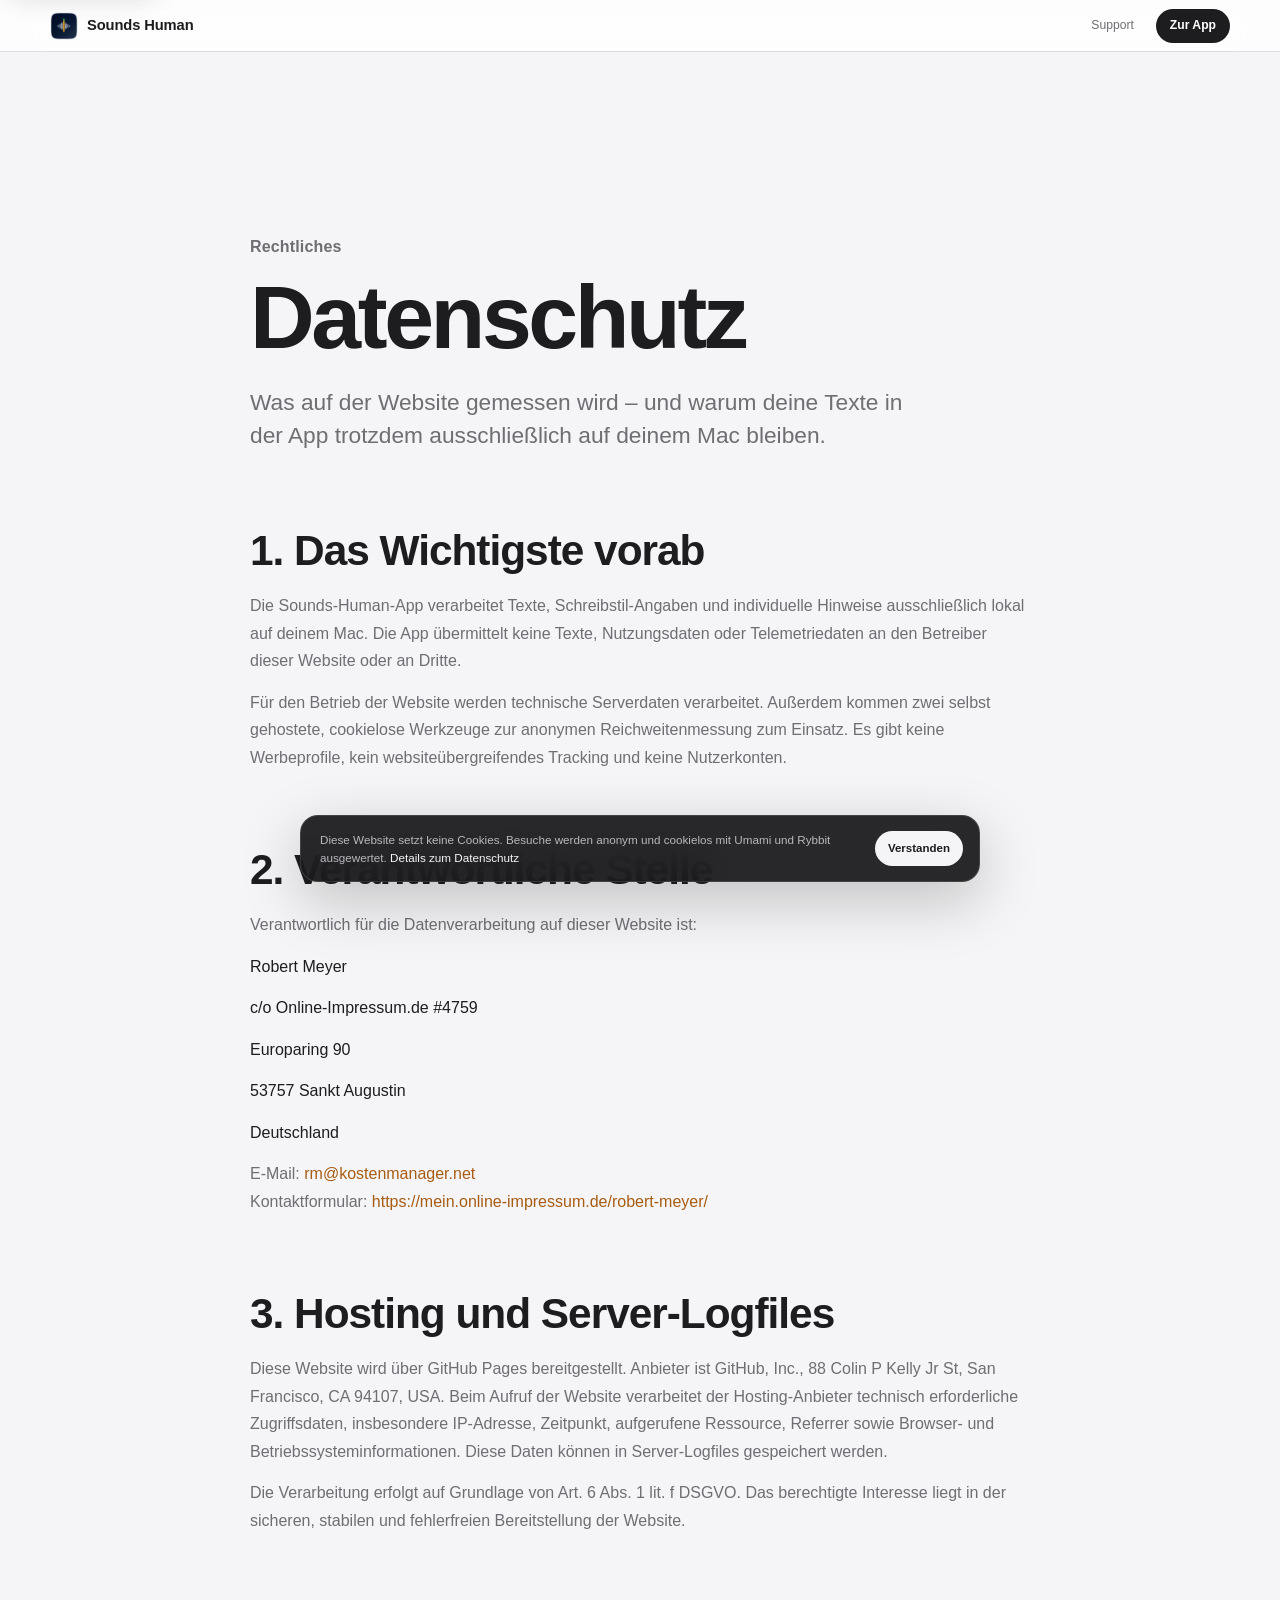
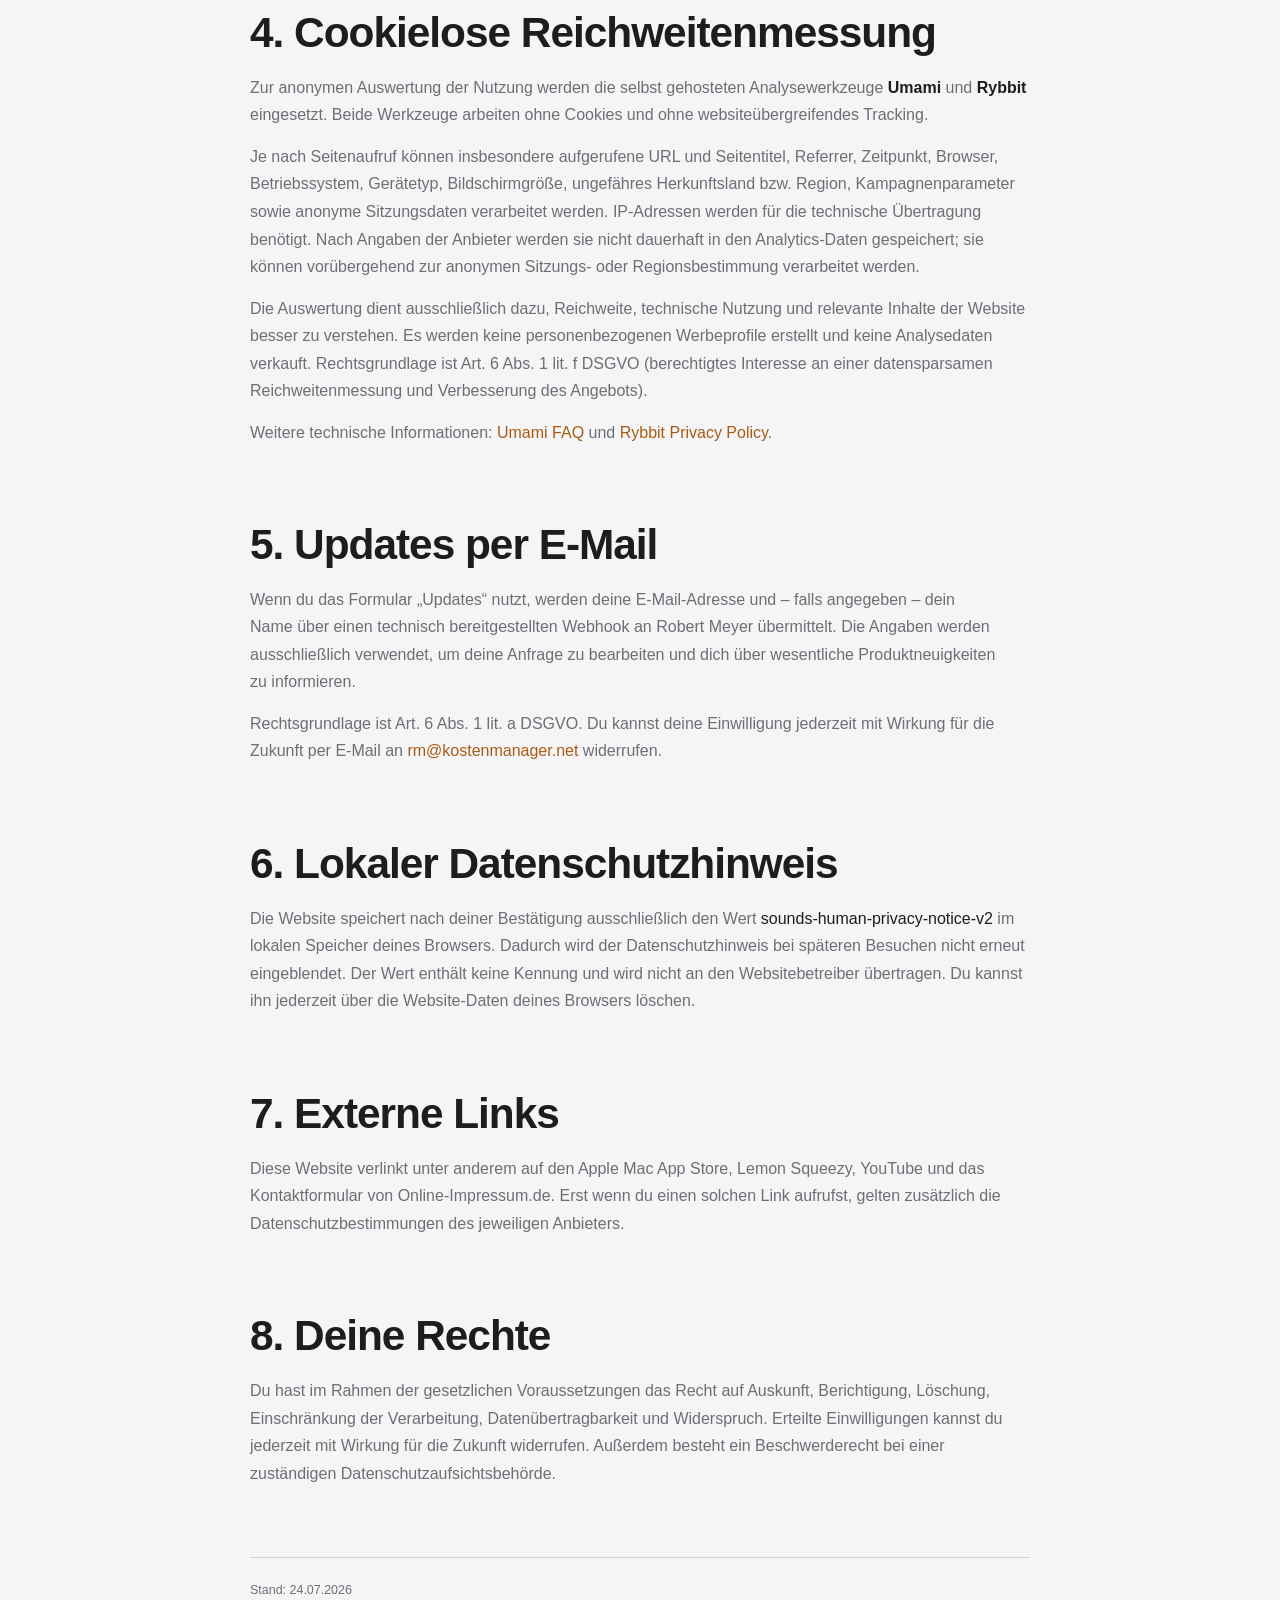
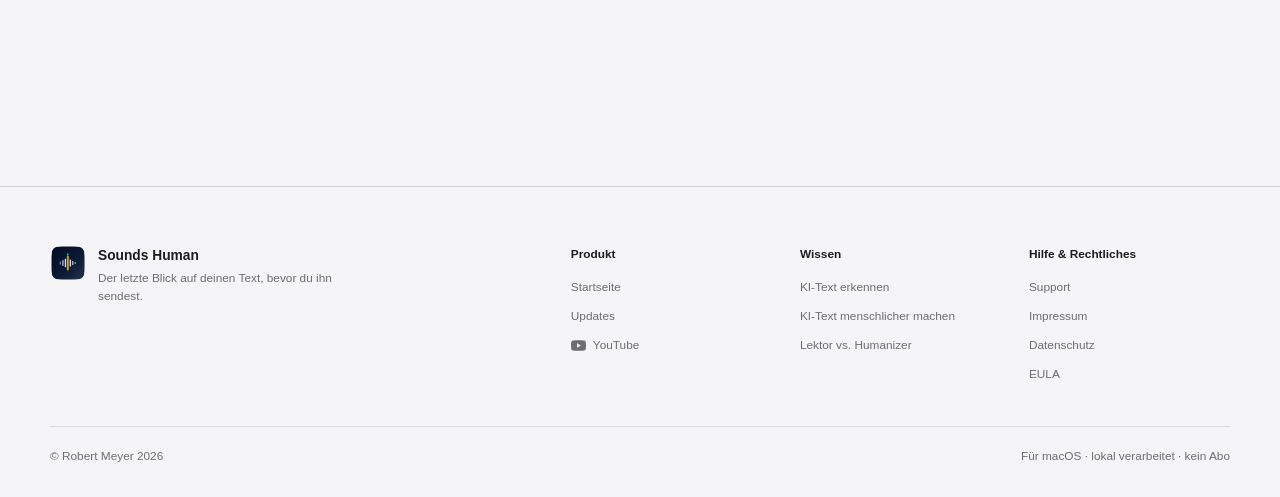
<file: datenschutz.html>
<!DOCTYPE html>
<html lang="de">
<head>
<meta charset="utf-8">
<meta name="viewport" content="width=device-width, initial-scale=1">
<title>Datenschutzerklärung — Sounds Human</title>
<meta name="description" content="Datenschutzerklärung für die Sounds-Human-Website und die lokale macOS-App.">
<meta name="robots" content="noindex,follow">
<meta name="theme-color" content="#f5f5f7">
<link rel="canonical" href="https://sounds-human.de/datenschutz.html">
<link rel="icon" href="icon.png">
<script defer src="https://cv.rm-on.de/script.js" data-website-id="7956aeae-0eec-42c5-887c-97e8f1986d49"></script>
<script defer src="https://analyse.ki-notch.de/api/script.js" data-site-id="08ba007f8e54"></script>
<style>
  *{box-sizing:border-box;margin:0;padding:0}
  body{
    background:#0a0e17; color:#e9eef6;
    font-family:-apple-system,BlinkMacSystemFont,"SF Pro Text","Inter",system-ui,sans-serif;
    line-height:1.65; padding:40px 32px; font-size:14.5px;
  }
  .doc{max-width:720px;margin:0 auto}
  h1{font-size:1.5rem;font-weight:800;letter-spacing:-.02em;margin-bottom:24px;color:#fff}
  h2{font-size:1.05rem;font-weight:700;margin:28px 0 6px;color:#e8b56b}
  h3{font-size:.95rem;font-weight:700;margin:18px 0 4px;color:#e9eef6}
  p{color:#c2cbd8;margin-bottom:10px}
  a{color:#e8b56b;text-decoration:none}
  a:hover{text-decoration:underline}
  .addr{color:#e9eef6;margin-bottom:2px}
</style>
<link rel="stylesheet" href="site-common.css">
<script src="site-common.js" defer></script>
</head>
<body class="subpage legal-page">
<a class="skip-link" href="#content">Zum Inhalt springen</a>
<header class="site-header">
  <div class="site-header-inner">
    <a class="site-brand" href="index.html"><img src="icon.png" alt="" width="28" height="28">Sounds Human</a>
    <nav class="site-nav" aria-label="Hauptnavigation">
      <a href="support.html">Support</a>
      <a class="site-nav-cta" href="index.html">Zur App</a>
    </nav>
  </div>
</header>
<main class="site-width">
<div class="doc" id="content">
  <p class="page-kicker">Rechtliches</p>
  <h1>Datenschutz</h1>
  <p class="lead">Was auf der Website gemessen wird – und warum deine Texte in der App trotzdem ausschließlich auf deinem Mac bleiben.</p>

  <h2>1. Das Wichtigste vorab</h2>
  <p>Die Sounds-Human-App verarbeitet Texte, Schreibstil-Angaben und individuelle Hinweise ausschließlich lokal auf deinem Mac. Die App übermittelt keine Texte, Nutzungsdaten oder Telemetriedaten an den Betreiber dieser Website oder an Dritte.</p>
  <p>Für den Betrieb der Website werden technische Serverdaten verarbeitet. Außerdem kommen zwei selbst gehostete, cookielose Werkzeuge zur anonymen Reichweitenmessung zum Einsatz. Es gibt keine Werbeprofile, kein websiteübergreifendes Tracking und keine Nutzerkonten.</p>

  <h2>2. Verantwortliche Stelle</h2>
  <p>Verantwortlich für die Datenverarbeitung auf dieser Website ist:</p>
  <p class="addr">Robert Meyer</p>
  <p class="addr">c/o Online-Impressum.de #4759</p>
  <p class="addr">Europaring 90</p>
  <p class="addr">53757 Sankt Augustin</p>
  <p class="addr">Deutschland</p>
  <p>E-Mail: <a href="mailto:rm@kostenmanager.net">rm@kostenmanager.net</a><br>
  Kontaktformular: <a href="https://mein.online-impressum.de/robert-meyer/" target="_blank" rel="noopener">https://mein.online-impressum.de/robert-meyer/</a></p>

  <h2>3. Hosting und Server-Logfiles</h2>
  <p>Diese Website wird über GitHub Pages bereitgestellt. Anbieter ist GitHub, Inc., 88 Colin P Kelly Jr St, San Francisco, CA 94107, USA. Beim Aufruf der Website verarbeitet der Hosting-Anbieter technisch erforderliche Zugriffsdaten, insbesondere IP-Adresse, Zeitpunkt, aufgerufene Ressource, Referrer sowie Browser- und Betriebssysteminformationen. Diese Daten können in Server-Logfiles gespeichert werden.</p>
  <p>Die Verarbeitung erfolgt auf Grundlage von Art. 6 Abs. 1 lit. f DSGVO. Das berechtigte Interesse liegt in der sicheren, stabilen und fehlerfreien Bereitstellung der Website.</p>

  <h2>4. Cookielose Reichweitenmessung</h2>
  <p>Zur anonymen Auswertung der Nutzung werden die selbst gehosteten Analysewerkzeuge <strong>Umami</strong> und <strong>Rybbit</strong> eingesetzt. Beide Werkzeuge arbeiten ohne Cookies und ohne websiteübergreifendes Tracking.</p>
  <p>Je nach Seitenaufruf können insbesondere aufgerufene URL und Seitentitel, Referrer, Zeitpunkt, Browser, Betriebssystem, Gerätetyp, Bildschirmgröße, ungefähres Herkunftsland bzw. Region, Kampagnenparameter sowie anonyme Sitzungsdaten verarbeitet werden. IP-Adressen werden für die technische Übertragung benötigt. Nach Angaben der Anbieter werden sie nicht dauerhaft in den Analytics-Daten gespeichert; sie können vorübergehend zur anonymen Sitzungs- oder Regionsbestimmung verarbeitet werden.</p>
  <p>Die Auswertung dient ausschließlich dazu, Reichweite, technische Nutzung und relevante Inhalte der Website besser zu verstehen. Es werden keine personenbezogenen Werbeprofile erstellt und keine Analysedaten verkauft. Rechtsgrundlage ist Art. 6 Abs. 1 lit. f DSGVO (berechtigtes Interesse an einer datensparsamen Reichweitenmessung und Verbesserung des Angebots).</p>
  <p>Weitere technische Informationen: <a href="https://docs.umami.is/docs/faq" target="_blank" rel="noopener noreferrer">Umami FAQ</a> und <a href="https://rybbit.com/privacy" target="_blank" rel="noopener noreferrer">Rybbit Privacy Policy</a>.</p>

  <h2>5. Updates per E-Mail</h2>
  <p>Wenn du das Formular „Updates“ nutzt, werden deine E-Mail-Adresse und – falls angegeben – dein Name über einen technisch bereitgestellten Webhook an Robert Meyer übermittelt. Die Angaben werden ausschließlich verwendet, um deine Anfrage zu bearbeiten und dich über wesentliche Produktneuigkeiten zu informieren.</p>
  <p>Rechtsgrundlage ist Art. 6 Abs. 1 lit. a DSGVO. Du kannst deine Einwilligung jederzeit mit Wirkung für die Zukunft per E-Mail an <a href="mailto:rm@kostenmanager.net">rm@kostenmanager.net</a> widerrufen.</p>

  <h2>6. Lokaler Datenschutzhinweis</h2>
  <p>Die Website speichert nach deiner Bestätigung ausschließlich den Wert <span class="addr">sounds-human-privacy-notice-v2</span> im lokalen Speicher deines Browsers. Dadurch wird der Datenschutzhinweis bei späteren Besuchen nicht erneut eingeblendet. Der Wert enthält keine Kennung und wird nicht an den Websitebetreiber übertragen. Du kannst ihn jederzeit über die Website-Daten deines Browsers löschen.</p>

  <h2>7. Externe Links</h2>
  <p>Diese Website verlinkt unter anderem auf den Apple Mac App Store, Lemon Squeezy, YouTube und das Kontaktformular von Online-Impressum.de. Erst wenn du einen solchen Link aufrufst, gelten zusätzlich die Datenschutzbestimmungen des jeweiligen Anbieters.</p>

  <h2>8. Deine Rechte</h2>
  <p>Du hast im Rahmen der gesetzlichen Voraussetzungen das Recht auf Auskunft, Berichtigung, Löschung, Einschränkung der Verarbeitung, Datenübertragbarkeit und Widerspruch. Erteilte Einwilligungen kannst du jederzeit mit Wirkung für die Zukunft widerrufen. Außerdem besteht ein Beschwerderecht bei einer zuständigen Datenschutzaufsichtsbehörde.</p>

  <p class="foot">Stand: 24.07.2026</p>
</div>
</main>
<footer class="site-footer">
  <div class="site-footer-inner">
    <div class="site-footer-brand">
      <img src="icon.png" alt="" width="36" height="36">
      <div><strong>Sounds Human</strong><span>Der letzte Blick auf deinen Text, bevor du ihn sendest.</span></div>
    </div>
    <nav class="site-footer-nav" aria-label="Fußnavigation">
      <div class="site-footer-group">
        <span class="site-footer-label">Produkt</span>
        <a href="index.html">Startseite</a>
        <a href="updates.html">Updates</a>
        <a class="youtube-link" href="https://youtube.com/@rmkipraxis?si=h2qNroeG7EqviRwE" target="_blank" rel="noopener noreferrer"><svg viewBox="0 0 24 24" fill="currentColor" aria-hidden="true"><path d="M23.5 6.2a3 3 0 0 0-2.1-2.1C19.5 3.6 12 3.6 12 3.6s-7.5 0-9.4.5A3 3 0 0 0 .5 6.2 31 31 0 0 0 0 12a31 31 0 0 0 .5 5.8 3 3 0 0 0 2.1 2.1c1.9.5 9.4.5 9.4.5s7.5 0 9.4-.5a3 3 0 0 0 2.1-2.1A31 31 0 0 0 24 12a31 31 0 0 0-.5-5.8ZM9.6 15.6V8.4L15.8 12l-6.2 3.6Z"/></svg>YouTube</a>
      </div>
      <div class="site-footer-group">
        <span class="site-footer-label">Wissen</span>
        <a href="ki-text-erkennen.html">KI-Text erkennen</a>
        <a href="ki-text-menschlicher-machen.html">KI-Text menschlicher machen</a>
        <a href="sounds-human-vs-humanizer.html">Lektor vs. Humanizer</a>
      </div>
      <div class="site-footer-group">
        <span class="site-footer-label">Hilfe &amp; Rechtliches</span>
        <a href="support.html">Support</a>
        <a href="impressum.html">Impressum</a>
        <a href="datenschutz.html">Datenschutz</a>
        <a href="eula.html">EULA</a>
      </div>
    </nav>
  </div>
  <div class="site-footer-base"><span>© Robert Meyer 2026</span><span>Für macOS · lokal verarbeitet · kein Abo</span></div>
</footer>
</body>
</html>
</file>
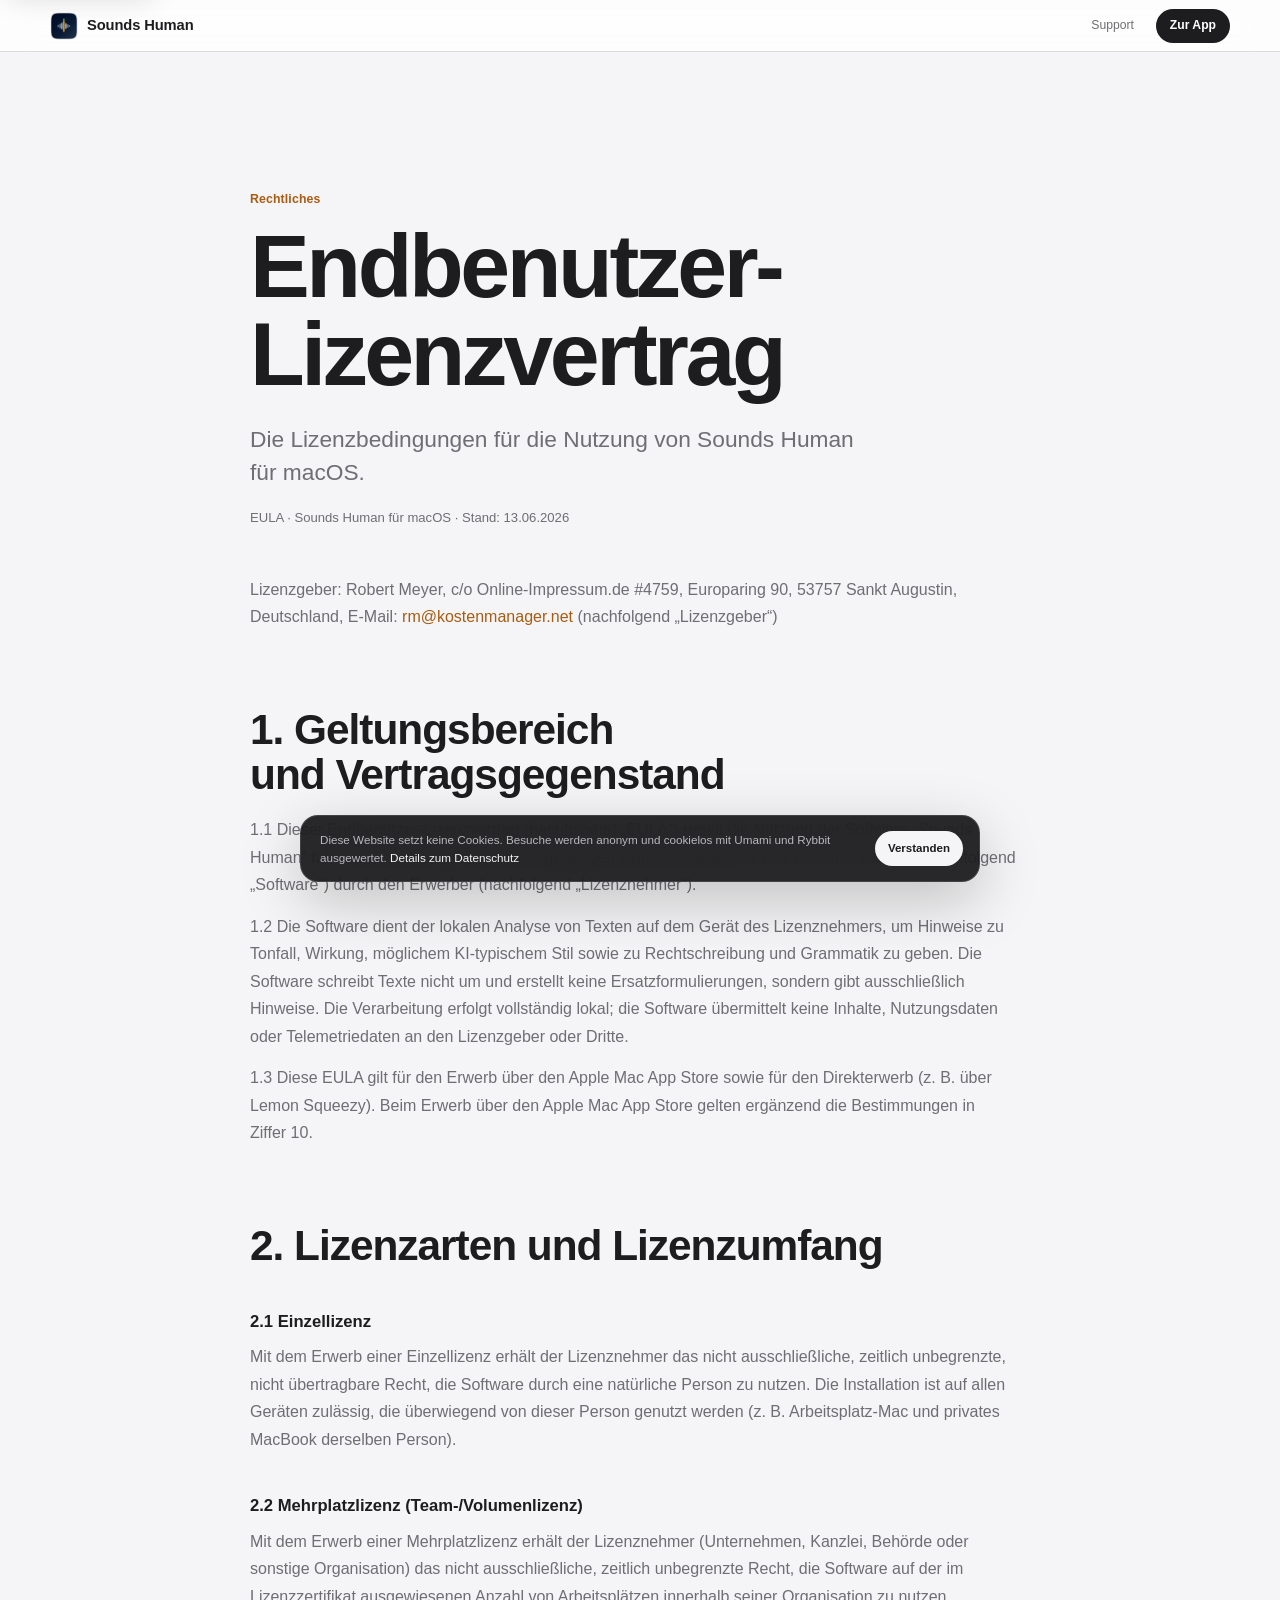
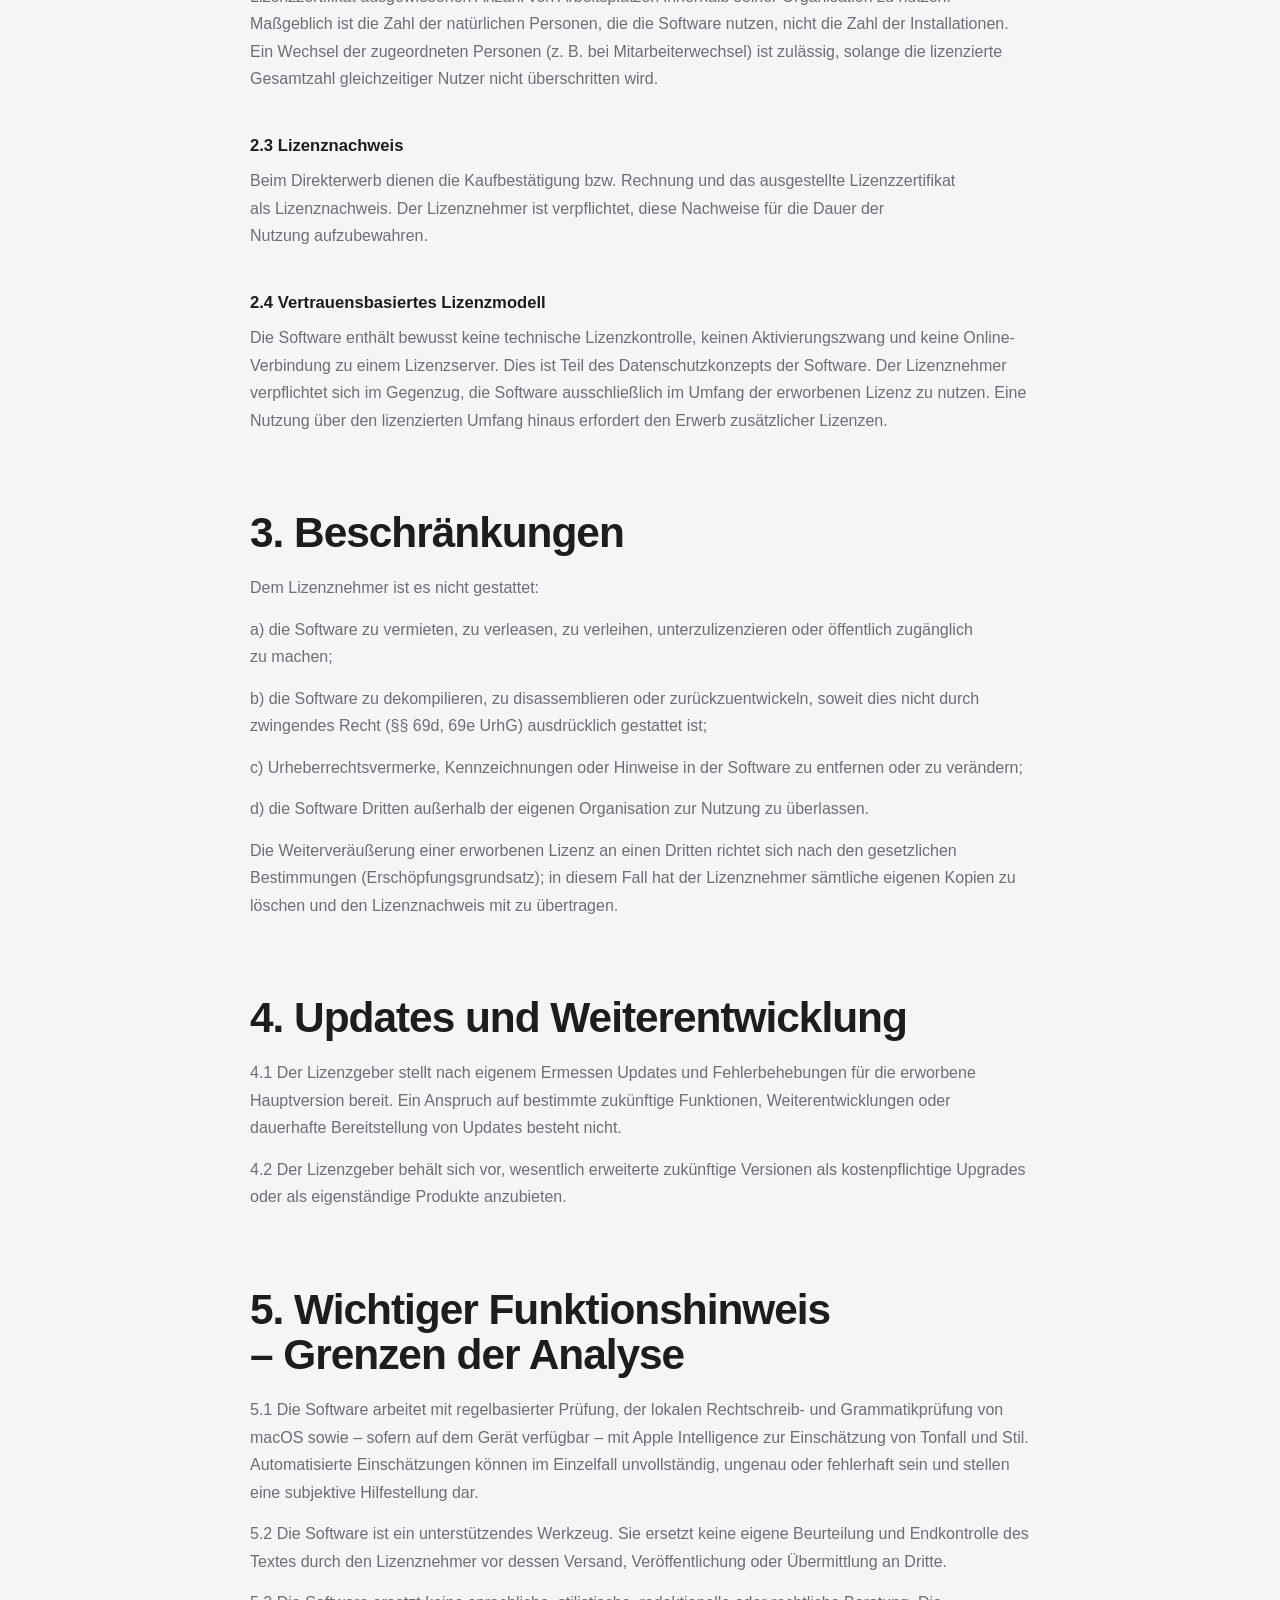
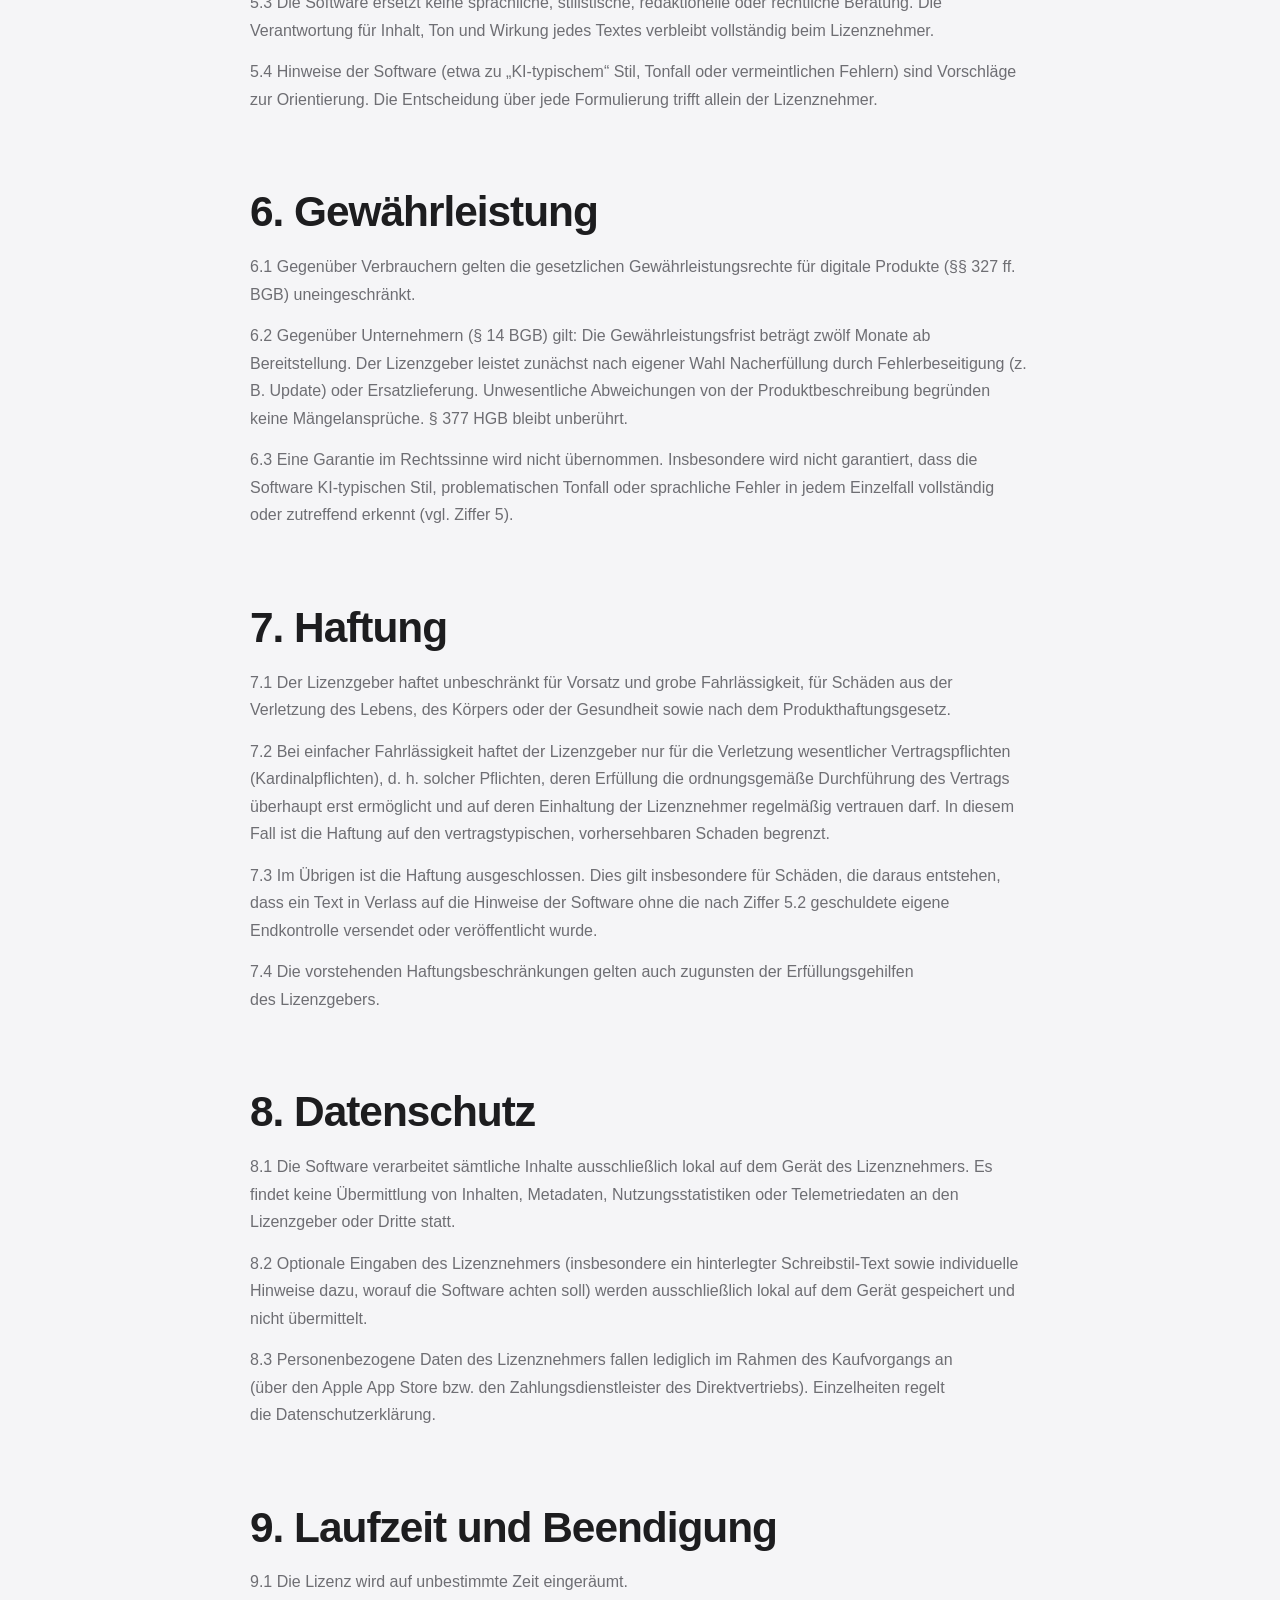
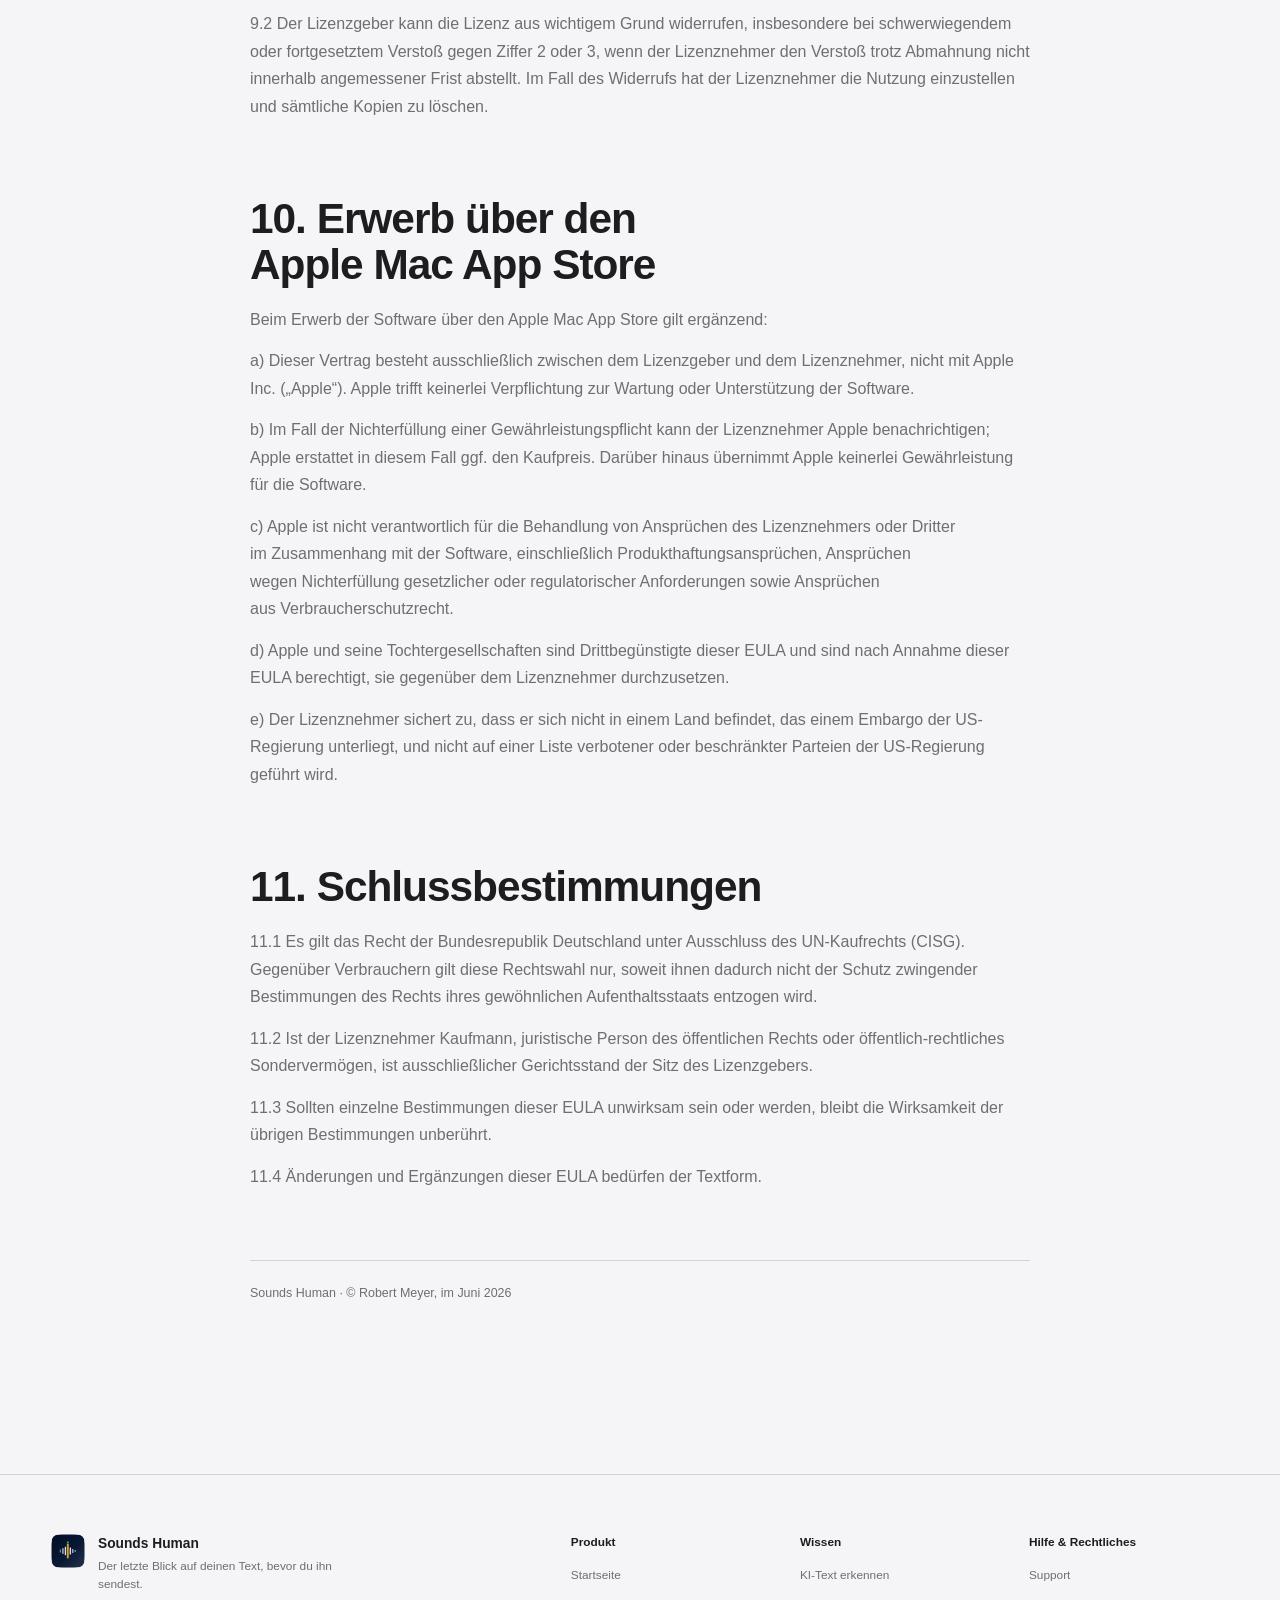
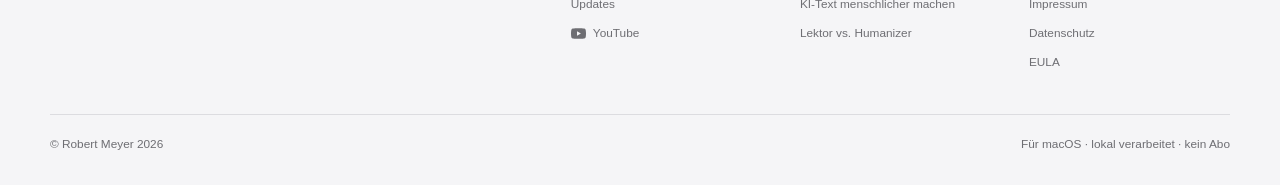
<file: eula.html>
<!DOCTYPE html>
<html lang="de">
<head>
<meta charset="utf-8">
<meta name="viewport" content="width=device-width, initial-scale=1">
<title>EULA · Sounds Human für macOS</title>
<meta name="description" content="Endbenutzer-Lizenzvertrag (EULA) für Sounds Human für macOS.">
<meta name="robots" content="noindex,follow">
<meta name="theme-color" content="#f5f5f7">
<link rel="canonical" href="https://sounds-human.de/eula.html">
<link rel="icon" href="icon.png">
<script defer src="https://cv.rm-on.de/script.js" data-website-id="7956aeae-0eec-42c5-887c-97e8f1986d49"></script>
<script defer src="https://analyse.ki-notch.de/api/script.js" data-site-id="08ba007f8e54"></script>
<style>
  *{box-sizing:border-box;margin:0;padding:0}
  body{
    background:#0a0e17; color:#e9eef6;
    font-family:-apple-system,BlinkMacSystemFont,"SF Pro Text","Inter",system-ui,sans-serif;
    line-height:1.65; padding:40px 32px; font-size:14.5px;
  }
  .doc{max-width:740px;margin:0 auto}
  .kicker{font:600 11px/1 ui-monospace,monospace;letter-spacing:2px;color:#e8b56b;text-transform:uppercase;margin-bottom:14px}
  h1{font-size:1.6rem;font-weight:800;letter-spacing:-.02em;margin-bottom:6px;color:#fff}
  .sub{color:#8b97a8;font-size:13px;margin-bottom:8px}
  .meta{color:#c2cbd8;font-size:13px;margin-bottom:24px}
  h2{font-size:1.05rem;font-weight:700;margin:26px 0 8px;color:#e8b56b}
  h3{font-size:.95rem;font-weight:700;margin:16px 0 4px;color:#e9eef6}
  p{color:#c2cbd8;margin-bottom:8px}
  a{color:#e8b56b;text-decoration:none}
  a:hover{text-decoration:underline}
  .foot{margin-top:32px;padding-top:18px;border-top:1px solid rgba(255,255,255,.08);color:#5b6677;font-size:12.5px}
</style>
<link rel="stylesheet" href="site-common.css">
<script src="site-common.js" defer></script>
</head>
<body class="subpage legal-page">
<a class="skip-link" href="#content">Zum Inhalt springen</a>
<header class="site-header">
  <div class="site-header-inner">
    <a class="site-brand" href="index.html"><img src="icon.png" alt="" width="28" height="28">Sounds Human</a>
    <nav class="site-nav" aria-label="Hauptnavigation">
      <a href="support.html">Support</a>
      <a class="site-nav-cta" href="index.html">Zur App</a>
    </nav>
  </div>
</header>
<main class="site-width">
<div class="doc" id="content">
  <div class="kicker">Rechtliches</div>
  <h1>Endbenutzer-Lizenzvertrag</h1>
  <p class="sub">Die Lizenzbedingungen für die Nutzung von Sounds Human für macOS.</p>
  <p class="meta">EULA · Sounds Human für macOS · Stand: 13.06.2026</p>

  <p>Lizenzgeber: Robert Meyer, c/o Online-Impressum.de #4759, Europaring 90, 53757 Sankt Augustin, Deutschland, E-Mail: <a href="mailto:rm@kostenmanager.net">rm@kostenmanager.net</a> (nachfolgend „Lizenzgeber“)</p>

  <h2>1. Geltungsbereich und Vertragsgegenstand</h2>
  <p>1.1 Dieser Endbenutzer-Lizenzvertrag (nachfolgend „EULA“) regelt die Nutzung der Software „Sounds Human“ für macOS einschließlich aller zugehörigen Updates, Upgrades und Dokumentationen (nachfolgend „Software“) durch den Erwerber (nachfolgend „Lizenznehmer“).</p>
  <p>1.2 Die Software dient der lokalen Analyse von Texten auf dem Gerät des Lizenznehmers, um Hinweise zu Tonfall, Wirkung, möglichem KI-typischem Stil sowie zu Rechtschreibung und Grammatik zu geben. Die Software schreibt Texte nicht um und erstellt keine Ersatzformulierungen, sondern gibt ausschließlich Hinweise. Die Verarbeitung erfolgt vollständig lokal; die Software übermittelt keine Inhalte, Nutzungsdaten oder Telemetriedaten an den Lizenzgeber oder Dritte.</p>
  <p>1.3 Diese EULA gilt für den Erwerb über den Apple Mac App Store sowie für den Direkterwerb (z. B. über Lemon Squeezy). Beim Erwerb über den Apple Mac App Store gelten ergänzend die Bestimmungen in Ziffer 10.</p>

  <h2>2. Lizenzarten und Lizenzumfang</h2>
  <h3>2.1 Einzellizenz</h3>
  <p>Mit dem Erwerb einer Einzellizenz erhält der Lizenznehmer das nicht ausschließliche, zeitlich unbegrenzte, nicht übertragbare Recht, die Software durch eine natürliche Person zu nutzen. Die Installation ist auf allen Geräten zulässig, die überwiegend von dieser Person genutzt werden (z. B. Arbeitsplatz-Mac und privates MacBook derselben Person).</p>
  <h3>2.2 Mehrplatzlizenz (Team-/Volumenlizenz)</h3>
  <p>Mit dem Erwerb einer Mehrplatzlizenz erhält der Lizenznehmer (Unternehmen, Kanzlei, Behörde oder sonstige Organisation) das nicht ausschließliche, zeitlich unbegrenzte Recht, die Software auf der im Lizenzzertifikat ausgewiesenen Anzahl von Arbeitsplätzen innerhalb seiner Organisation zu nutzen. Maßgeblich ist die Zahl der natürlichen Personen, die die Software nutzen, nicht die Zahl der Installationen. Ein Wechsel der zugeordneten Personen (z. B. bei Mitarbeiterwechsel) ist zulässig, solange die lizenzierte Gesamtzahl gleichzeitiger Nutzer nicht überschritten wird.</p>
  <h3>2.3 Lizenznachweis</h3>
  <p>Beim Direkterwerb dienen die Kaufbestätigung bzw. Rechnung und das ausgestellte Lizenzzertifikat als Lizenznachweis. Der Lizenznehmer ist verpflichtet, diese Nachweise für die Dauer der Nutzung aufzubewahren.</p>
  <h3>2.4 Vertrauensbasiertes Lizenzmodell</h3>
  <p>Die Software enthält bewusst keine technische Lizenzkontrolle, keinen Aktivierungszwang und keine Online-Verbindung zu einem Lizenzserver. Dies ist Teil des Datenschutzkonzepts der Software. Der Lizenznehmer verpflichtet sich im Gegenzug, die Software ausschließlich im Umfang der erworbenen Lizenz zu nutzen. Eine Nutzung über den lizenzierten Umfang hinaus erfordert den Erwerb zusätzlicher Lizenzen.</p>

  <h2>3. Beschränkungen</h2>
  <p>Dem Lizenznehmer ist es nicht gestattet:</p>
  <p>a) die Software zu vermieten, zu verleasen, zu verleihen, unterzulizenzieren oder öffentlich zugänglich zu machen;</p>
  <p>b) die Software zu dekompilieren, zu disassemblieren oder zurückzuentwickeln, soweit dies nicht durch zwingendes Recht (§§ 69d, 69e UrhG) ausdrücklich gestattet ist;</p>
  <p>c) Urheberrechtsvermerke, Kennzeichnungen oder Hinweise in der Software zu entfernen oder zu verändern;</p>
  <p>d) die Software Dritten außerhalb der eigenen Organisation zur Nutzung zu überlassen.</p>
  <p>Die Weiterveräußerung einer erworbenen Lizenz an einen Dritten richtet sich nach den gesetzlichen Bestimmungen (Erschöpfungsgrundsatz); in diesem Fall hat der Lizenznehmer sämtliche eigenen Kopien zu löschen und den Lizenznachweis mit zu übertragen.</p>

  <h2>4. Updates und Weiterentwicklung</h2>
  <p>4.1 Der Lizenzgeber stellt nach eigenem Ermessen Updates und Fehlerbehebungen für die erworbene Hauptversion bereit. Ein Anspruch auf bestimmte zukünftige Funktionen, Weiterentwicklungen oder dauerhafte Bereitstellung von Updates besteht nicht.</p>
  <p>4.2 Der Lizenzgeber behält sich vor, wesentlich erweiterte zukünftige Versionen als kostenpflichtige Upgrades oder als eigenständige Produkte anzubieten.</p>

  <h2>5. Wichtiger Funktionshinweis – Grenzen der Analyse</h2>
  <p>5.1 Die Software arbeitet mit regelbasierter Prüfung, der lokalen Rechtschreib- und Grammatikprüfung von macOS sowie – sofern auf dem Gerät verfügbar – mit Apple Intelligence zur Einschätzung von Tonfall und Stil. Automatisierte Einschätzungen können im Einzelfall unvollständig, ungenau oder fehlerhaft sein und stellen eine subjektive Hilfestellung dar.</p>
  <p>5.2 Die Software ist ein unterstützendes Werkzeug. Sie ersetzt keine eigene Beurteilung und Endkontrolle des Textes durch den Lizenznehmer vor dessen Versand, Veröffentlichung oder Übermittlung an Dritte.</p>
  <p>5.3 Die Software ersetzt keine sprachliche, stilistische, redaktionelle oder rechtliche Beratung. Die Verantwortung für Inhalt, Ton und Wirkung jedes Textes verbleibt vollständig beim Lizenznehmer.</p>
  <p>5.4 Hinweise der Software (etwa zu „KI-typischem“ Stil, Tonfall oder vermeintlichen Fehlern) sind Vorschläge zur Orientierung. Die Entscheidung über jede Formulierung trifft allein der Lizenznehmer.</p>

  <h2>6. Gewährleistung</h2>
  <p>6.1 Gegenüber Verbrauchern gelten die gesetzlichen Gewährleistungsrechte für digitale Produkte (§§ 327 ff. BGB) uneingeschränkt.</p>
  <p>6.2 Gegenüber Unternehmern (§ 14 BGB) gilt: Die Gewährleistungsfrist beträgt zwölf Monate ab Bereitstellung. Der Lizenzgeber leistet zunächst nach eigener Wahl Nacherfüllung durch Fehlerbeseitigung (z. B. Update) oder Ersatzlieferung. Unwesentliche Abweichungen von der Produktbeschreibung begründen keine Mängelansprüche. § 377 HGB bleibt unberührt.</p>
  <p>6.3 Eine Garantie im Rechtssinne wird nicht übernommen. Insbesondere wird nicht garantiert, dass die Software KI-typischen Stil, problematischen Tonfall oder sprachliche Fehler in jedem Einzelfall vollständig oder zutreffend erkennt (vgl. Ziffer 5).</p>

  <h2>7. Haftung</h2>
  <p>7.1 Der Lizenzgeber haftet unbeschränkt für Vorsatz und grobe Fahrlässigkeit, für Schäden aus der Verletzung des Lebens, des Körpers oder der Gesundheit sowie nach dem Produkthaftungsgesetz.</p>
  <p>7.2 Bei einfacher Fahrlässigkeit haftet der Lizenzgeber nur für die Verletzung wesentlicher Vertragspflichten (Kardinalpflichten), d. h. solcher Pflichten, deren Erfüllung die ordnungsgemäße Durchführung des Vertrags überhaupt erst ermöglicht und auf deren Einhaltung der Lizenznehmer regelmäßig vertrauen darf. In diesem Fall ist die Haftung auf den vertragstypischen, vorhersehbaren Schaden begrenzt.</p>
  <p>7.3 Im Übrigen ist die Haftung ausgeschlossen. Dies gilt insbesondere für Schäden, die daraus entstehen, dass ein Text in Verlass auf die Hinweise der Software ohne die nach Ziffer 5.2 geschuldete eigene Endkontrolle versendet oder veröffentlicht wurde.</p>
  <p>7.4 Die vorstehenden Haftungsbeschränkungen gelten auch zugunsten der Erfüllungsgehilfen des Lizenzgebers.</p>

  <h2>8. Datenschutz</h2>
  <p>8.1 Die Software verarbeitet sämtliche Inhalte ausschließlich lokal auf dem Gerät des Lizenznehmers. Es findet keine Übermittlung von Inhalten, Metadaten, Nutzungsstatistiken oder Telemetriedaten an den Lizenzgeber oder Dritte statt.</p>
  <p>8.2 Optionale Eingaben des Lizenznehmers (insbesondere ein hinterlegter Schreibstil-Text sowie individuelle Hinweise dazu, worauf die Software achten soll) werden ausschließlich lokal auf dem Gerät gespeichert und nicht übermittelt.</p>
  <p>8.3 Personenbezogene Daten des Lizenznehmers fallen lediglich im Rahmen des Kaufvorgangs an (über den Apple App Store bzw. den Zahlungsdienstleister des Direktvertriebs). Einzelheiten regelt die Datenschutzerklärung.</p>

  <h2>9. Laufzeit und Beendigung</h2>
  <p>9.1 Die Lizenz wird auf unbestimmte Zeit eingeräumt.</p>
  <p>9.2 Der Lizenzgeber kann die Lizenz aus wichtigem Grund widerrufen, insbesondere bei schwerwiegendem oder fortgesetztem Verstoß gegen Ziffer 2 oder 3, wenn der Lizenznehmer den Verstoß trotz Abmahnung nicht innerhalb angemessener Frist abstellt. Im Fall des Widerrufs hat der Lizenznehmer die Nutzung einzustellen und sämtliche Kopien zu löschen.</p>

  <h2>10. Erwerb über den Apple Mac App Store</h2>
  <p>Beim Erwerb der Software über den Apple Mac App Store gilt ergänzend:</p>
  <p>a) Dieser Vertrag besteht ausschließlich zwischen dem Lizenzgeber und dem Lizenznehmer, nicht mit Apple Inc. („Apple“). Apple trifft keinerlei Verpflichtung zur Wartung oder Unterstützung der Software.</p>
  <p>b) Im Fall der Nichterfüllung einer Gewährleistungspflicht kann der Lizenznehmer Apple benachrichtigen; Apple erstattet in diesem Fall ggf. den Kaufpreis. Darüber hinaus übernimmt Apple keinerlei Gewährleistung für die Software.</p>
  <p>c) Apple ist nicht verantwortlich für die Behandlung von Ansprüchen des Lizenznehmers oder Dritter im Zusammenhang mit der Software, einschließlich Produkthaftungsansprüchen, Ansprüchen wegen Nichterfüllung gesetzlicher oder regulatorischer Anforderungen sowie Ansprüchen aus Verbraucherschutzrecht.</p>
  <p>d) Apple und seine Tochtergesellschaften sind Drittbegünstigte dieser EULA und sind nach Annahme dieser EULA berechtigt, sie gegenüber dem Lizenznehmer durchzusetzen.</p>
  <p>e) Der Lizenznehmer sichert zu, dass er sich nicht in einem Land befindet, das einem Embargo der US-Regierung unterliegt, und nicht auf einer Liste verbotener oder beschränkter Parteien der US-Regierung geführt wird.</p>

  <h2>11. Schlussbestimmungen</h2>
  <p>11.1 Es gilt das Recht der Bundesrepublik Deutschland unter Ausschluss des UN-Kaufrechts (CISG). Gegenüber Verbrauchern gilt diese Rechtswahl nur, soweit ihnen dadurch nicht der Schutz zwingender Bestimmungen des Rechts ihres gewöhnlichen Aufenthaltsstaats entzogen wird.</p>
  <p>11.2 Ist der Lizenznehmer Kaufmann, juristische Person des öffentlichen Rechts oder öffentlich-rechtliches Sondervermögen, ist ausschließlicher Gerichtsstand der Sitz des Lizenzgebers.</p>
  <p>11.3 Sollten einzelne Bestimmungen dieser EULA unwirksam sein oder werden, bleibt die Wirksamkeit der übrigen Bestimmungen unberührt.</p>
  <p>11.4 Änderungen und Ergänzungen dieser EULA bedürfen der Textform.</p>

  <div class="foot">Sounds Human · © Robert Meyer, im Juni 2026</div>
</div>
</main>
<footer class="site-footer">
  <div class="site-footer-inner">
    <div class="site-footer-brand">
      <img src="icon.png" alt="" width="36" height="36">
      <div><strong>Sounds Human</strong><span>Der letzte Blick auf deinen Text, bevor du ihn sendest.</span></div>
    </div>
    <nav class="site-footer-nav" aria-label="Fußnavigation">
      <div class="site-footer-group">
        <span class="site-footer-label">Produkt</span>
        <a href="index.html">Startseite</a>
        <a href="updates.html">Updates</a>
        <a class="youtube-link" href="https://youtube.com/@rmkipraxis?si=h2qNroeG7EqviRwE" target="_blank" rel="noopener noreferrer"><svg viewBox="0 0 24 24" fill="currentColor" aria-hidden="true"><path d="M23.5 6.2a3 3 0 0 0-2.1-2.1C19.5 3.6 12 3.6 12 3.6s-7.5 0-9.4.5A3 3 0 0 0 .5 6.2 31 31 0 0 0 0 12a31 31 0 0 0 .5 5.8 3 3 0 0 0 2.1 2.1c1.9.5 9.4.5 9.4.5s7.5 0 9.4-.5a3 3 0 0 0 2.1-2.1A31 31 0 0 0 24 12a31 31 0 0 0-.5-5.8ZM9.6 15.6V8.4L15.8 12l-6.2 3.6Z"/></svg>YouTube</a>
      </div>
      <div class="site-footer-group">
        <span class="site-footer-label">Wissen</span>
        <a href="ki-text-erkennen.html">KI-Text erkennen</a>
        <a href="ki-text-menschlicher-machen.html">KI-Text menschlicher machen</a>
        <a href="sounds-human-vs-humanizer.html">Lektor vs. Humanizer</a>
      </div>
      <div class="site-footer-group">
        <span class="site-footer-label">Hilfe &amp; Rechtliches</span>
        <a href="support.html">Support</a>
        <a href="impressum.html">Impressum</a>
        <a href="datenschutz.html">Datenschutz</a>
        <a href="eula.html">EULA</a>
      </div>
    </nav>
  </div>
  <div class="site-footer-base"><span>© Robert Meyer 2026</span><span>Für macOS · lokal verarbeitet · kein Abo</span></div>
</footer>
</body>
</html>
</file>
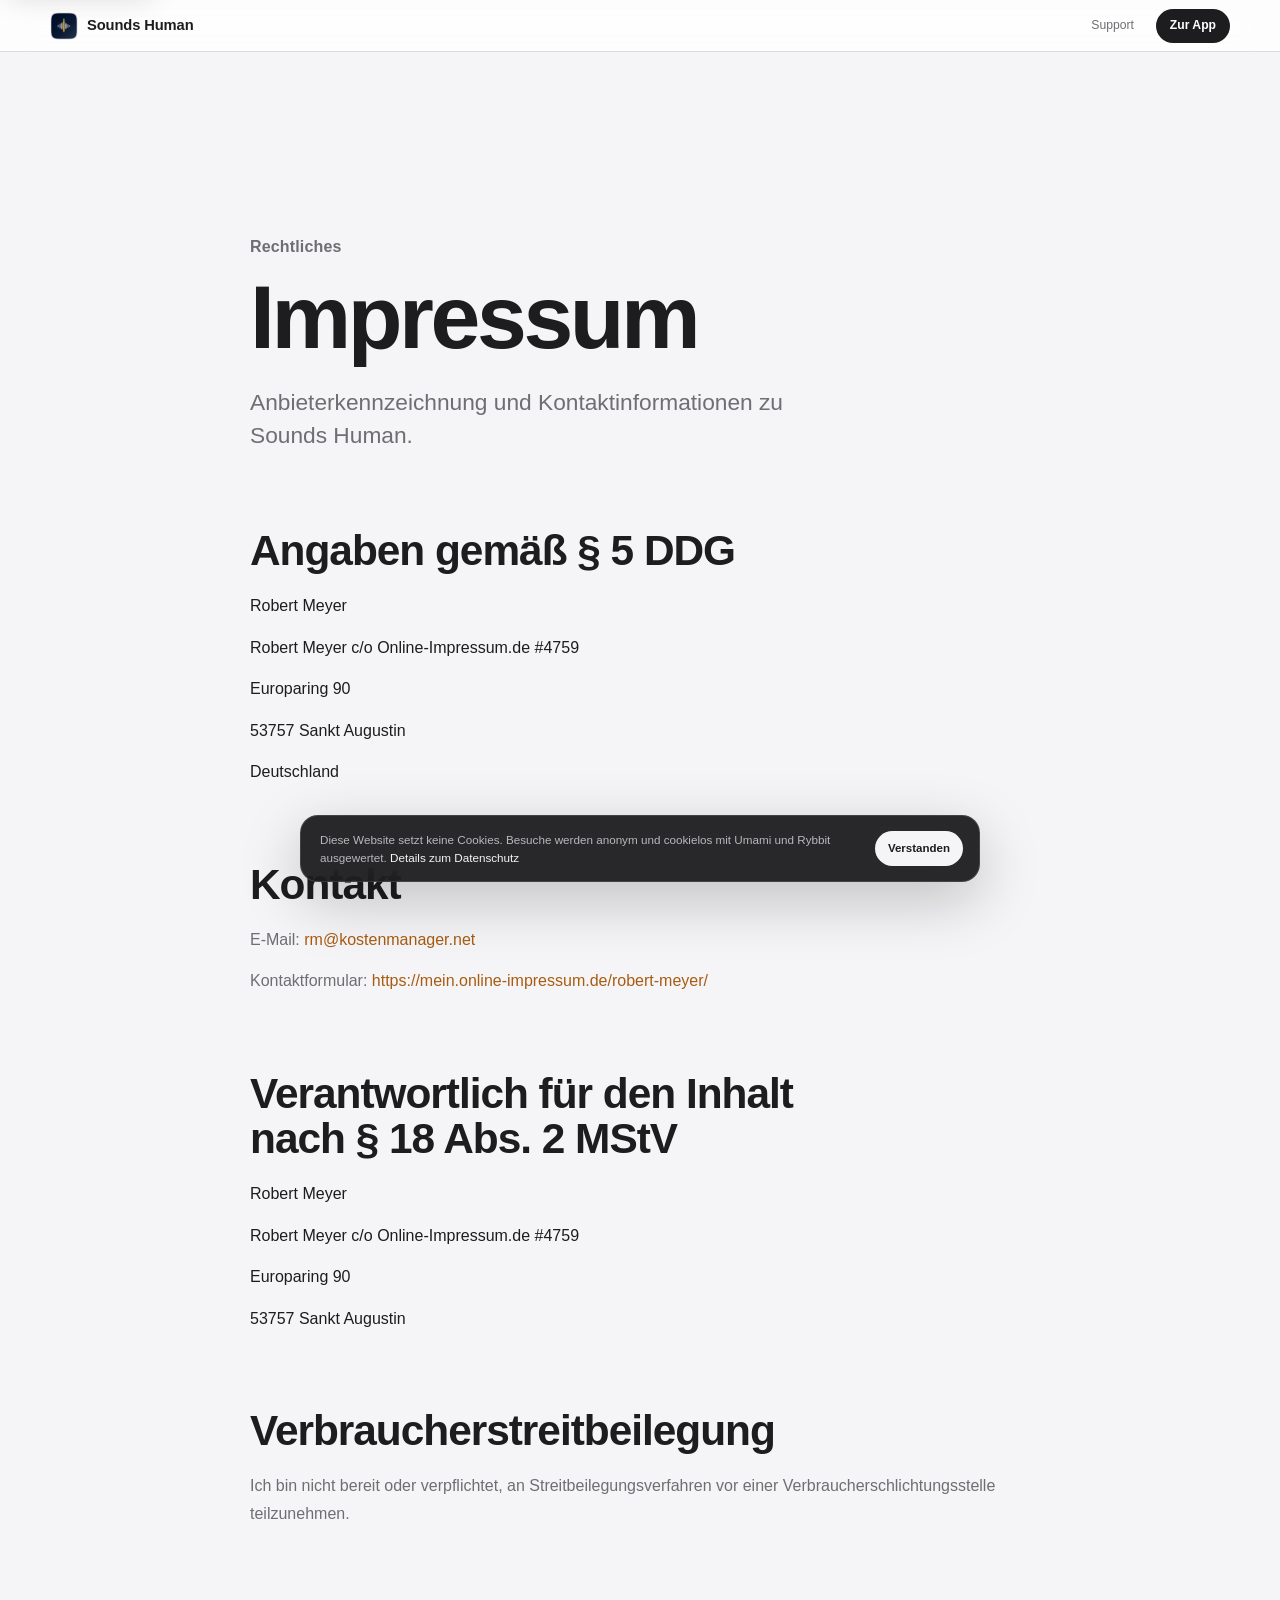
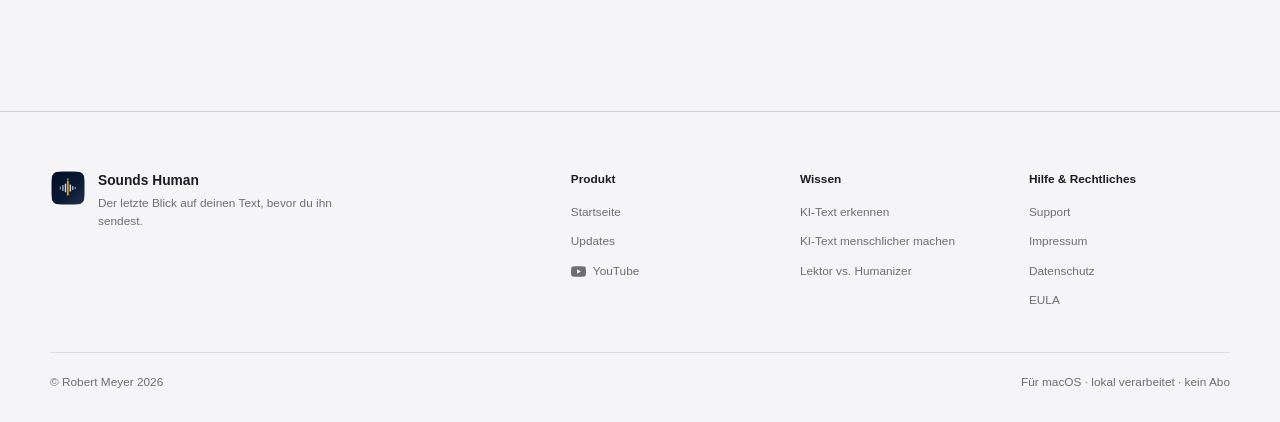
<file: impressum.html>
<!DOCTYPE html>
<html lang="de">
<head>
<meta charset="utf-8">
<meta name="viewport" content="width=device-width, initial-scale=1">
<title>Impressum — Sounds Human</title>
<meta name="description" content="Anbieterkennzeichnung und Kontaktinformationen für Sounds Human.">
<meta name="robots" content="noindex,follow">
<meta name="theme-color" content="#f5f5f7">
<link rel="canonical" href="https://sounds-human.de/impressum.html">
<link rel="icon" href="icon.png">
<script defer src="https://cv.rm-on.de/script.js" data-website-id="7956aeae-0eec-42c5-887c-97e8f1986d49"></script>
<script defer src="https://analyse.ki-notch.de/api/script.js" data-site-id="08ba007f8e54"></script>
<style>
  *{box-sizing:border-box;margin:0;padding:0}
  body{
    background:#0a0e17; color:#e9eef6;
    font-family:-apple-system,BlinkMacSystemFont,"SF Pro Text","Inter",system-ui,sans-serif;
    line-height:1.65; padding:40px 32px; font-size:14.5px;
  }
  .doc{max-width:720px;margin:0 auto}
  h1{font-size:1.5rem;font-weight:800;letter-spacing:-.02em;margin-bottom:24px;color:#fff}
  h2{font-size:1.02rem;font-weight:700;margin:26px 0 8px;color:#e8b56b}
  p{color:#c2cbd8;margin-bottom:4px}
  a{color:#e8b56b;text-decoration:none}
  a:hover{text-decoration:underline}
  .addr{color:#e9eef6}
</style>
<link rel="stylesheet" href="site-common.css">
<script src="site-common.js" defer></script>
</head>
<body class="subpage legal-page">
<a class="skip-link" href="#content">Zum Inhalt springen</a>
<header class="site-header">
  <div class="site-header-inner">
    <a class="site-brand" href="index.html"><img src="icon.png" alt="" width="28" height="28">Sounds Human</a>
    <nav class="site-nav" aria-label="Hauptnavigation">
      <a href="support.html">Support</a>
      <a class="site-nav-cta" href="index.html">Zur App</a>
    </nav>
  </div>
</header>
<main class="site-width">
<div class="doc" id="content">
  <p class="page-kicker">Rechtliches</p>
  <h1>Impressum</h1>
  <p class="lead">Anbieterkennzeichnung und Kontaktinformationen zu Sounds Human.</p>

  <h2>Angaben gemäß § 5 DDG</h2>
  <p class="addr">Robert Meyer</p>
  <p class="addr">Robert Meyer c/o Online-Impressum.de #4759</p>
  <p class="addr">Europaring 90</p>
  <p class="addr">53757 Sankt Augustin</p>
  <p class="addr">Deutschland</p>

  <h2>Kontakt</h2>
  <p>E-Mail: <a href="mailto:rm@kostenmanager.net">rm@kostenmanager.net</a></p>
  <p>Kontaktformular: <a href="https://mein.online-impressum.de/robert-meyer/" target="_blank" rel="noopener">https://mein.online-impressum.de/robert-meyer/</a></p>

  <h2>Verantwortlich für den Inhalt nach § 18 Abs. 2 MStV</h2>
  <p class="addr">Robert Meyer</p>
  <p class="addr">Robert Meyer c/o Online-Impressum.de #4759</p>
  <p class="addr">Europaring 90</p>
  <p class="addr">53757 Sankt Augustin</p>

  <h2>Verbraucherstreitbeilegung</h2>
  <p>Ich bin nicht bereit oder verpflichtet, an Streitbeilegungsverfahren vor einer Verbraucherschlichtungsstelle teilzunehmen.</p>
</div>
</main>
<footer class="site-footer">
  <div class="site-footer-inner">
    <div class="site-footer-brand">
      <img src="icon.png" alt="" width="36" height="36">
      <div><strong>Sounds Human</strong><span>Der letzte Blick auf deinen Text, bevor du ihn sendest.</span></div>
    </div>
    <nav class="site-footer-nav" aria-label="Fußnavigation">
      <div class="site-footer-group">
        <span class="site-footer-label">Produkt</span>
        <a href="index.html">Startseite</a>
        <a href="updates.html">Updates</a>
        <a class="youtube-link" href="https://youtube.com/@rmkipraxis?si=h2qNroeG7EqviRwE" target="_blank" rel="noopener noreferrer"><svg viewBox="0 0 24 24" fill="currentColor" aria-hidden="true"><path d="M23.5 6.2a3 3 0 0 0-2.1-2.1C19.5 3.6 12 3.6 12 3.6s-7.5 0-9.4.5A3 3 0 0 0 .5 6.2 31 31 0 0 0 0 12a31 31 0 0 0 .5 5.8 3 3 0 0 0 2.1 2.1c1.9.5 9.4.5 9.4.5s7.5 0 9.4-.5a3 3 0 0 0 2.1-2.1A31 31 0 0 0 24 12a31 31 0 0 0-.5-5.8ZM9.6 15.6V8.4L15.8 12l-6.2 3.6Z"/></svg>YouTube</a>
      </div>
      <div class="site-footer-group">
        <span class="site-footer-label">Wissen</span>
        <a href="ki-text-erkennen.html">KI-Text erkennen</a>
        <a href="ki-text-menschlicher-machen.html">KI-Text menschlicher machen</a>
        <a href="sounds-human-vs-humanizer.html">Lektor vs. Humanizer</a>
      </div>
      <div class="site-footer-group">
        <span class="site-footer-label">Hilfe &amp; Rechtliches</span>
        <a href="support.html">Support</a>
        <a href="impressum.html">Impressum</a>
        <a href="datenschutz.html">Datenschutz</a>
        <a href="eula.html">EULA</a>
      </div>
    </nav>
  </div>
  <div class="site-footer-base"><span>© Robert Meyer 2026</span><span>Für macOS · lokal verarbeitet · kein Abo</span></div>
</footer>
</body>
</html>
</file>
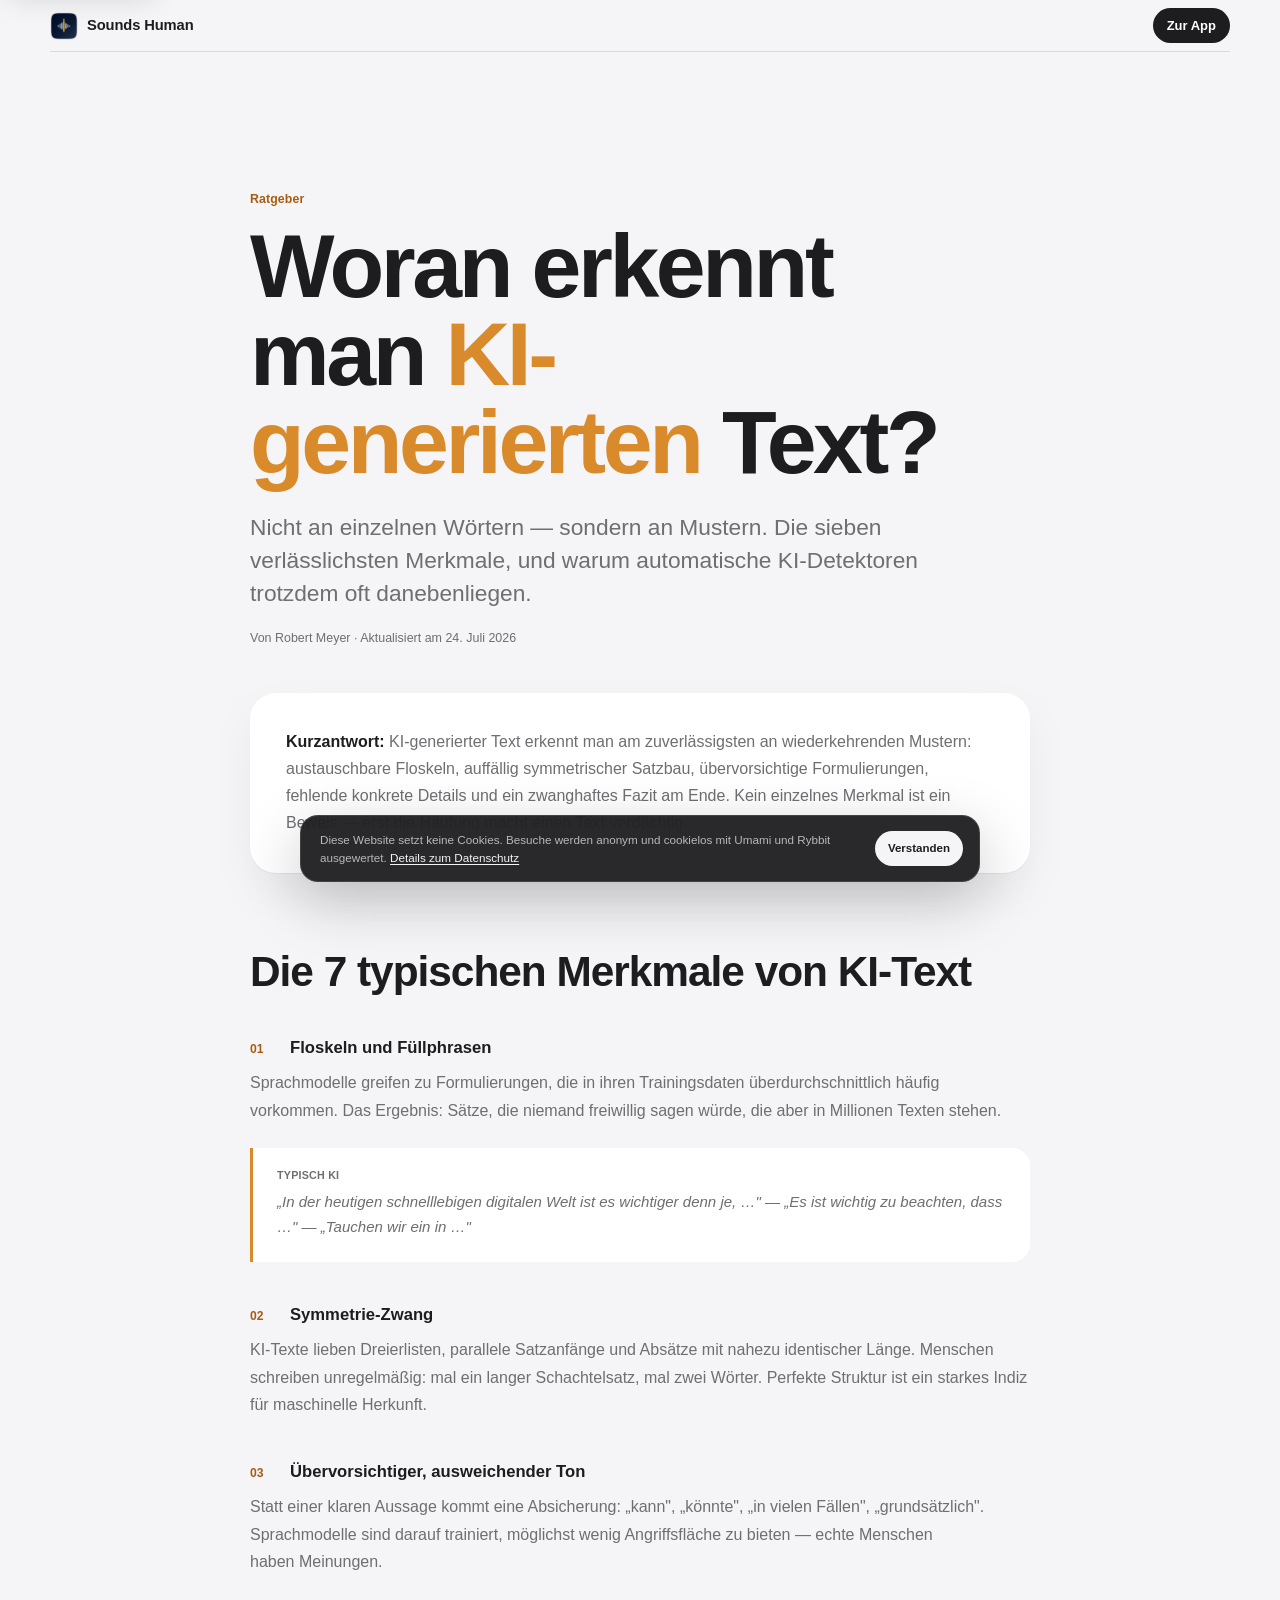
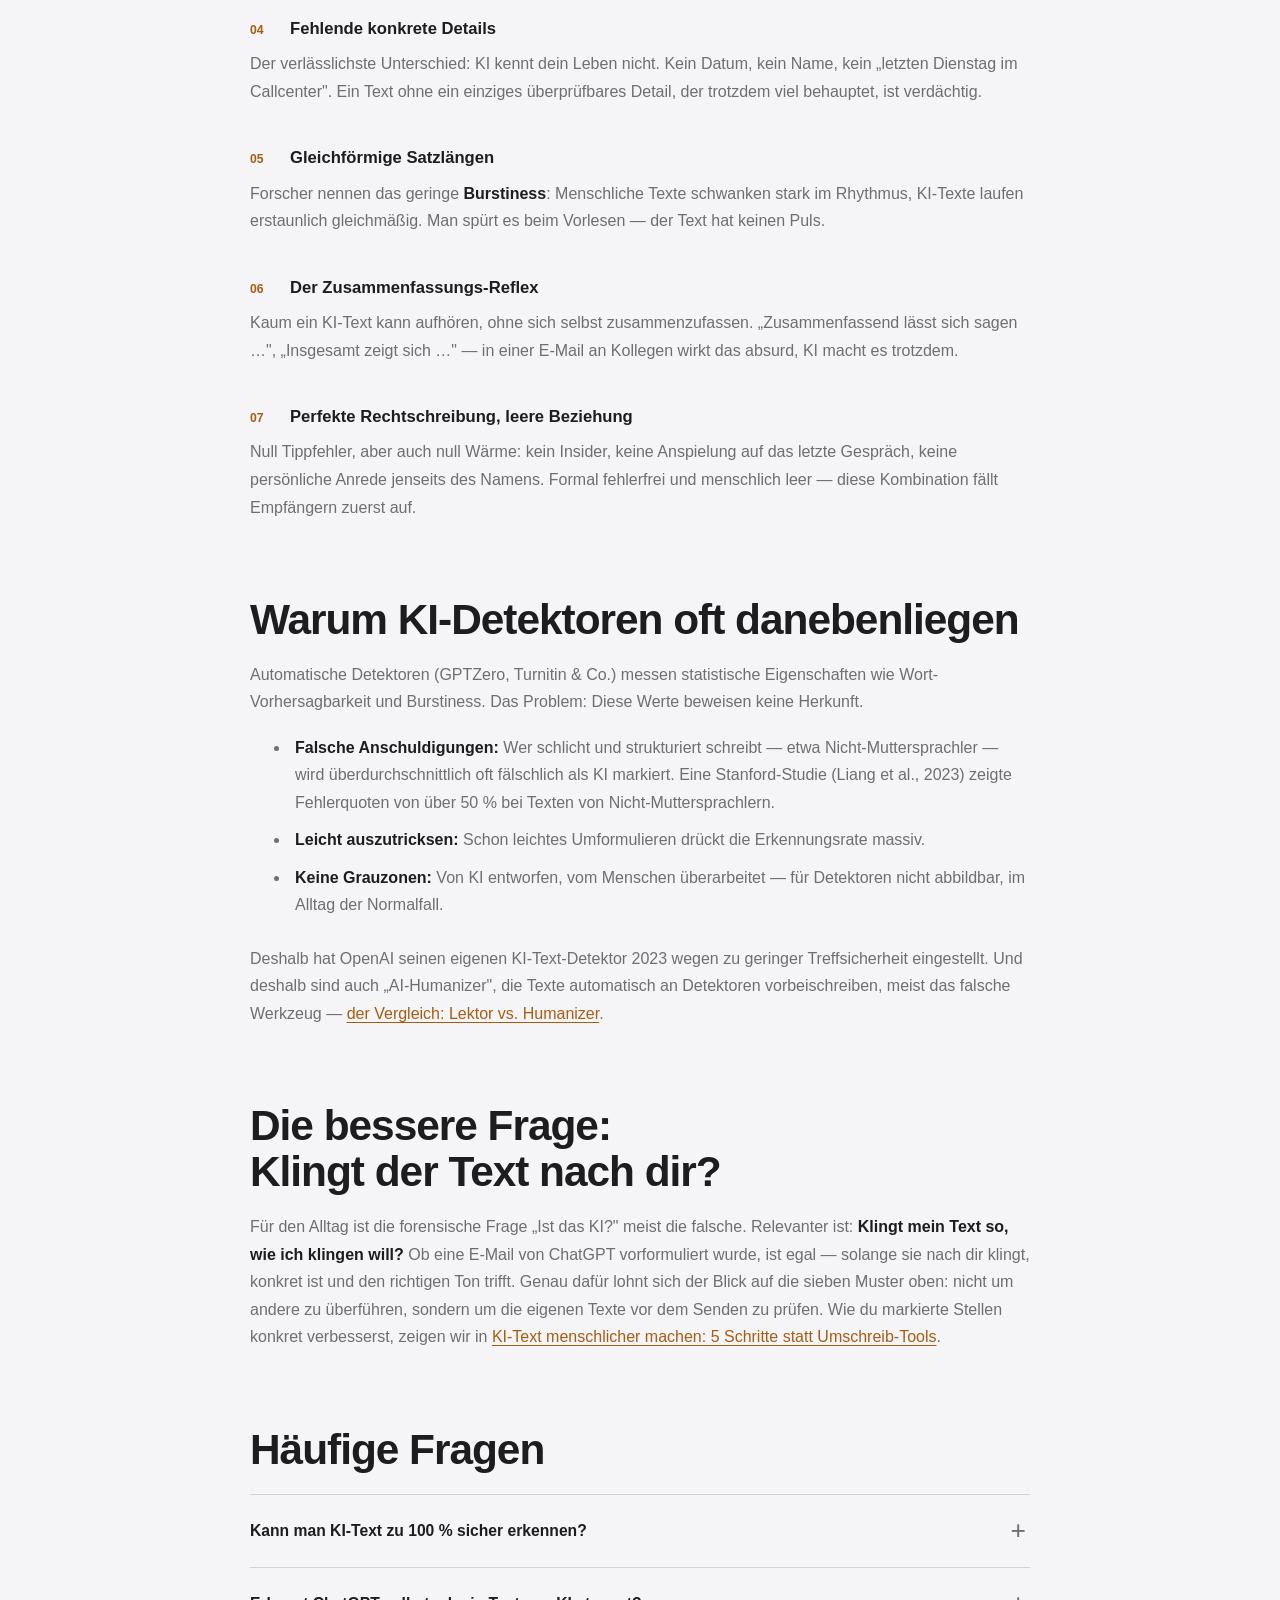
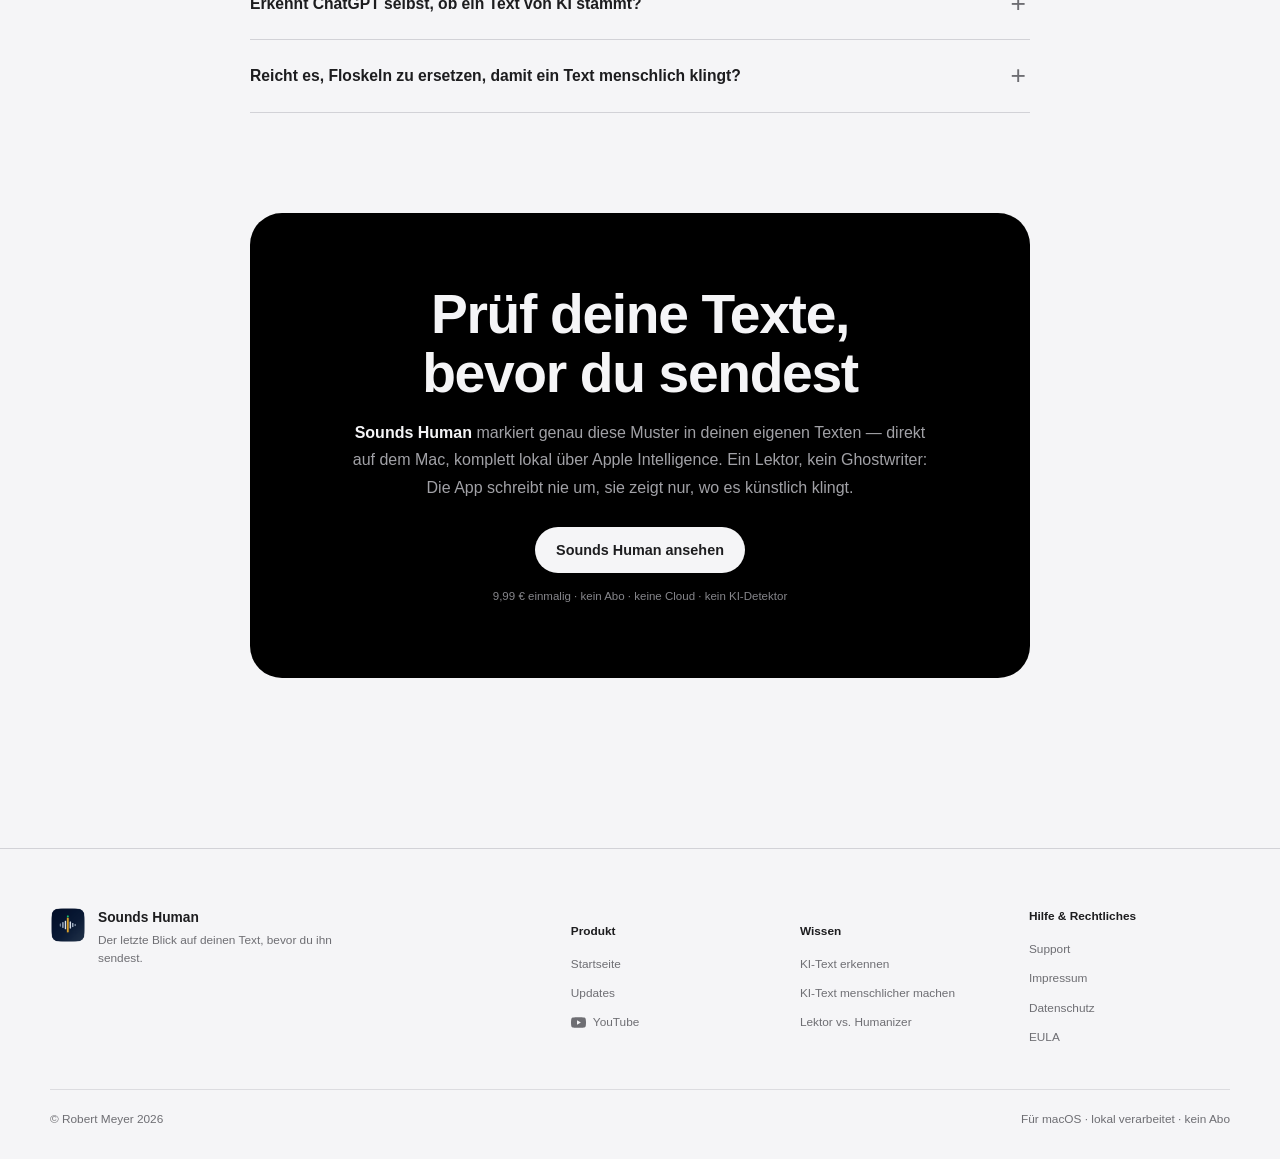
<file: ki-text-erkennen.html>
<!DOCTYPE html>
<html lang="de">
<head>
<meta charset="utf-8">
<meta name="viewport" content="width=device-width, initial-scale=1">
<title>KI-Text erkennen: 7 typische Merkmale | Sounds Human</title>
<meta name="description" content="KI-Texte verraten sich durch Floskeln, symmetrische Struktur und fehlende Details. Die 7 häufigsten Merkmale im Überblick – und warum KI-Detektoren oft danebenliegen.">
<meta name="author" content="Robert Meyer">
<meta name="robots" content="index,follow,max-image-preview:large">
<meta name="theme-color" content="#f5f5f7">
<link rel="canonical" href="https://sounds-human.de/ki-text-erkennen.html">
<link rel="icon" href="icon.png">
<link rel="apple-touch-icon" href="icon.png">
<meta property="og:type" content="article">
<meta property="og:site_name" content="Sounds Human">
<meta property="og:locale" content="de_DE">
<meta property="og:url" content="https://sounds-human.de/ki-text-erkennen.html">
<meta property="og:title" content="Woran erkennt man KI-generierten Text? 7 typische Merkmale">
<meta property="og:description" content="KI-Texte verraten sich durch Floskeln, symmetrische Struktur und fehlende Details – die häufigsten Merkmale im Überblick.">
<meta property="og:image" content="https://sounds-human.de/og-image.png">
<meta property="og:image:width" content="1200">
<meta property="og:image:height" content="630">
<meta property="og:image:alt" content="Sounds Human fragt: Klingt das nach dir oder nach KI?">
<meta name="twitter:card" content="summary_large_image">
<meta name="twitter:title" content="Woran erkennt man KI-generierten Text? 7 typische Merkmale">
<meta name="twitter:description" content="KI-Texte verraten sich durch Floskeln, symmetrische Struktur und fehlende Details – die häufigsten Merkmale im Überblick.">
<meta name="twitter:image" content="https://sounds-human.de/og-image.png">
<meta name="twitter:image:alt" content="Sounds Human fragt: Klingt das nach dir oder nach KI?">
<script type="application/ld+json">
{
  "@context": "https://schema.org",
  "@type": "Article",
  "headline": "Woran erkennt man KI-generierten Text? 7 typische Merkmale",
  "description": "KI-Texte verraten sich durch Floskeln, symmetrische Struktur und fehlende Details. Die häufigsten Merkmale im Überblick – und warum KI-Detektoren oft danebenliegen.",
  "inLanguage": "de",
  "image": "https://sounds-human.de/og-image.png",
  "author": {
    "@type": "Person",
    "name": "Robert Meyer",
    "sameAs": "https://www.youtube.com/@rmkipraxis"
  },
  "publisher": {
    "@type": "Organization",
    "name": "Sounds Human",
    "url": "https://sounds-human.de/",
    "logo": {
      "@type": "ImageObject",
      "url": "https://sounds-human.de/icon.png",
      "width": 256,
      "height": 256
    }
  },
  "mainEntityOfPage": {
    "@type": "WebPage",
    "@id": "https://sounds-human.de/ki-text-erkennen.html"
  },
  "datePublished": "2026-07-02",
  "dateModified": "2026-07-24",
  "isAccessibleForFree": true
}
</script>
<script defer src="https://cv.rm-on.de/script.js" data-website-id="7956aeae-0eec-42c5-887c-97e8f1986d49"></script>
<script defer src="https://analyse.ki-notch.de/api/script.js" data-site-id="08ba007f8e54"></script>
<style>
  :root{
    --bg:#080b12; --bg2:#0f172a; --panel:#121a2b;
    --amber:#e8b56b; --amber-deep:#f5a524; --green:#5bc77f; --red:#e8736d;
    --text:#e9eef6; --muted:#94a3b8; --faint:#5b6677;
    --line:rgba(255,255,255,.08);
    --glass:rgba(255,255,255,.045);
  }
  *{box-sizing:border-box;margin:0;padding:0}
  html{scroll-behavior:smooth}
  body{
    background:var(--bg); color:var(--text);
    font-family:-apple-system,BlinkMacSystemFont,"SF Pro Display","Inter",system-ui,sans-serif;
    line-height:1.6; -webkit-font-smoothing:antialiased; overflow-x:hidden;
  }
  .aurora{position:fixed;inset:0;z-index:0;pointer-events:none;overflow:hidden}
  .blob{position:absolute;border-radius:50%;filter:blur(90px);opacity:.5}
  .b1{width:560px;height:560px;background:#3a2a12;top:-160px;left:-120px}
  .b2{width:480px;height:480px;background:#1a2f24;bottom:-140px;right:-100px;opacity:.4}
  .wrap{position:relative;z-index:1;max-width:1080px;margin:0 auto;padding:0 24px}

  nav{display:flex;align-items:center;justify-content:space-between;padding:22px 0}
  .brand{display:flex;align-items:center;gap:11px;font-weight:600;font-size:16px;color:var(--text);text-decoration:none}
  .brand img{width:38px;height:38px;border-radius:10px;box-shadow:0 4px 14px rgba(0,0,0,.4)}
  .nav-cta{font-size:13px;font-weight:600;color:var(--bg);background:var(--amber-deep);
    padding:9px 16px;border-radius:999px;text-decoration:none;transition:transform .15s,filter .15s}
  .nav-cta:hover{transform:translateY(-1px);filter:brightness(1.05)}

  article{max-width:740px;margin:0 auto;padding:44px 0 30px}
  .eyebrow{font:600 12px/1 ui-monospace,"SF Mono",monospace;letter-spacing:2.5px;
    color:var(--amber);text-transform:uppercase;margin-bottom:20px}
  h1{font-size:clamp(1.9rem,4.6vw,2.9rem);font-weight:800;letter-spacing:-.03em;line-height:1.12}
  h1 .amber{color:var(--amber)}
  .lead{font-size:clamp(1.02rem,2vw,1.18rem);color:var(--muted);margin-top:20px;font-weight:450}
  .answer{margin-top:26px;padding:20px 22px;border:1px solid var(--line);border-radius:16px;
    background:var(--glass);font-size:15.5px;line-height:1.65}
  .answer b{color:var(--amber)}
  article h2{font-size:clamp(1.3rem,2.8vw,1.7rem);font-weight:750;letter-spacing:-.02em;margin:52px 0 14px}
  article h3{font-size:1.05rem;font-weight:700;margin:30px 0 8px}
  article h3 .num{color:var(--amber);font:700 14px ui-monospace,"SF Mono",monospace;margin-right:8px}
  article p{color:var(--muted);margin:12px 0;font-size:15.5px}
  article li{color:var(--muted);margin:8px 0 8px 20px;font-size:15.5px}
  article b,article strong{color:var(--text)}
  .example{margin:14px 0;padding:14px 18px;border-left:3px solid var(--amber);border-radius:0 12px 12px 0;
    background:var(--glass);font-size:14.5px;color:var(--muted);font-style:italic}
  .example .tag{display:block;font:600 10.5px/1 ui-monospace,"SF Mono",monospace;letter-spacing:1.5px;
    color:var(--faint);text-transform:uppercase;font-style:normal;margin-bottom:7px}

  .faqbox{margin-top:18px}
  .faqbox details{border:1px solid var(--line);border-radius:14px;background:var(--glass);
    padding:16px 20px;margin-bottom:10px}
  .faqbox summary{cursor:pointer;font-weight:650;font-size:15px;color:var(--text)}
  .faqbox p{margin-top:10px}

  .cta{margin:60px 0 20px;padding:30px 28px;text-align:center;border:1px solid var(--line);
    border-radius:20px;background:linear-gradient(180deg,rgba(20,28,44,.82),rgba(8,12,20,.62))}
  .cta h2{margin:0 0 10px;font-size:1.45rem}
  .cta p{max-width:520px;margin:0 auto}
  .btn{font-size:15px;font-weight:600;padding:13px 26px;border-radius:999px;text-decoration:none;
    display:inline-flex;align-items:center;gap:9px;margin-top:20px;
    background:var(--amber-deep);color:var(--bg);transition:transform .15s,filter .15s}
  .btn:hover{transform:translateY(-2px);filter:brightness(1.06)}
  .cta small{display:block;margin-top:12px;font-size:12.5px;color:var(--faint)}

  footer{border-top:1px solid var(--line);padding:34px 0;text-align:center;color:var(--faint);font-size:13px}
  footer a{color:var(--muted);text-decoration:none}
  .foot-nav{display:flex;gap:18px;justify-content:center;flex-wrap:wrap;margin-top:12px}
  @media(max-width:640px){article{padding-top:28px}}
</style>
<link rel="stylesheet" href="site-common.css">
<script src="site-common.js" defer></script>
</head>
<body class="subpage">
<a class="skip-link" href="#content">Zum Inhalt springen</a>
<div class="aurora"><div class="blob b1"></div><div class="blob b2"></div></div>

<div class="wrap">
  <nav>
    <a class="brand" href="index.html"><img src="icon.png" alt="">Sounds Human</a>
    <a class="nav-cta" href="index.html">Zur App</a>
  </nav>

  <article id="content">
    <div class="eyebrow">Ratgeber</div>
    <h1>Woran erkennt man <span class="amber">KI-generierten</span> Text?</h1>
    <p class="lead">Nicht an einzelnen Wörtern — sondern an Mustern. Die sieben verlässlichsten Merkmale, und warum automatische KI-Detektoren trotzdem oft danebenliegen.</p>
    <p class="article-meta">Von Robert Meyer · Aktualisiert am 24. Juli 2026</p>

    <div class="answer">
      <b>Kurzantwort:</b> KI-generierter Text erkennt man am zuverlässigsten an wiederkehrenden Mustern: austauschbare Floskeln, auffällig symmetrischer Satzbau, übervorsichtige Formulierungen, fehlende konkrete Details und ein zwanghaftes Fazit am Ende. Kein einzelnes Merkmal ist ein Beweis — erst die Häufung macht einen Text verdächtig.
    </div>

    <h2>Die 7 typischen Merkmale von KI-Text</h2>

    <h3><span class="num">01</span>Floskeln und Füllphrasen</h3>
    <p>Sprachmodelle greifen zu Formulierungen, die in ihren Trainingsdaten überdurchschnittlich häufig vorkommen. Das Ergebnis: Sätze, die niemand freiwillig sagen würde, die aber in Millionen Texten stehen.</p>
    <div class="example"><span class="tag">Typisch KI</span>„In der heutigen schnelllebigen digitalen Welt ist es wichtiger denn je, …" — „Es ist wichtig zu beachten, dass …" — „Tauchen wir ein in …"</div>

    <h3><span class="num">02</span>Symmetrie-Zwang</h3>
    <p>KI-Texte lieben Dreierlisten, parallele Satzanfänge und Absätze mit nahezu identischer Länge. Menschen schreiben unregelmäßig: mal ein langer Schachtelsatz, mal zwei Wörter. Perfekte Struktur ist ein starkes Indiz für maschinelle Herkunft.</p>

    <h3><span class="num">03</span>Übervorsichtiger, ausweichender Ton</h3>
    <p>Statt einer klaren Aussage kommt eine Absicherung: „kann", „könnte", „in vielen Fällen", „grundsätzlich". Sprachmodelle sind darauf trainiert, möglichst wenig Angriffsfläche zu bieten — echte Menschen haben Meinungen.</p>

    <h3><span class="num">04</span>Fehlende konkrete Details</h3>
    <p>Der verlässlichste Unterschied: KI kennt dein Leben nicht. Kein Datum, kein Name, kein „letzten Dienstag im Callcenter". Ein Text ohne ein einziges überprüfbares Detail, der trotzdem viel behauptet, ist verdächtig.</p>

    <h3><span class="num">05</span>Gleichförmige Satzlängen</h3>
    <p>Forscher nennen das geringe <b>Burstiness</b>: Menschliche Texte schwanken stark im Rhythmus, KI-Texte laufen erstaunlich gleichmäßig. Man spürt es beim Vorlesen — der Text hat keinen Puls.</p>

    <h3><span class="num">06</span>Der Zusammenfassungs-Reflex</h3>
    <p>Kaum ein KI-Text kann aufhören, ohne sich selbst zusammenzufassen. „Zusammenfassend lässt sich sagen …", „Insgesamt zeigt sich …" — in einer E-Mail an Kollegen wirkt das absurd, KI macht es trotzdem.</p>

    <h3><span class="num">07</span>Perfekte Rechtschreibung, leere Beziehung</h3>
    <p>Null Tippfehler, aber auch null Wärme: kein Insider, keine Anspielung auf das letzte Gespräch, keine persönliche Anrede jenseits des Namens. Formal fehlerfrei und menschlich leer — diese Kombination fällt Empfängern zuerst auf.</p>

    <h2>Warum KI-Detektoren oft danebenliegen</h2>
    <p>Automatische Detektoren (GPTZero, Turnitin &amp; Co.) messen statistische Eigenschaften wie Wort-Vorhersagbarkeit und Burstiness. Das Problem: Diese Werte beweisen keine Herkunft.</p>
    <ul>
      <li><b>Falsche Anschuldigungen:</b> Wer schlicht und strukturiert schreibt — etwa Nicht-Muttersprachler — wird überdurchschnittlich oft fälschlich als KI markiert. Eine Stanford-Studie (Liang et al., 2023) zeigte Fehlerquoten von über 50 % bei Texten von Nicht-Muttersprachlern.</li>
      <li><b>Leicht auszutricksen:</b> Schon leichtes Umformulieren drückt die Erkennungsrate massiv.</li>
      <li><b>Keine Grauzonen:</b> Von KI entworfen, vom Menschen überarbeitet — für Detektoren nicht abbildbar, im Alltag der Normalfall.</li>
    </ul>
    <p>Deshalb hat OpenAI seinen eigenen KI-Text-Detektor 2023 wegen zu geringer Treffsicherheit eingestellt. Und deshalb sind auch „AI-Humanizer", die Texte automatisch an Detektoren vorbeischreiben, meist das falsche Werkzeug — <a href="sounds-human-vs-humanizer.html">der Vergleich: Lektor vs. Humanizer</a>.</p>

    <h2>Die bessere Frage: Klingt der Text nach dir?</h2>
    <p>Für den Alltag ist die forensische Frage „Ist das KI?" meist die falsche. Relevanter ist: <b>Klingt mein Text so, wie ich klingen will?</b> Ob eine E-Mail von ChatGPT vorformuliert wurde, ist egal — solange sie nach dir klingt, konkret ist und den richtigen Ton trifft. Genau dafür lohnt sich der Blick auf die sieben Muster oben: nicht um andere zu überführen, sondern um die eigenen Texte vor dem Senden zu prüfen. Wie du markierte Stellen konkret verbesserst, zeigen wir in <a href="ki-text-menschlicher-machen.html">KI-Text menschlicher machen: 5 Schritte statt Umschreib-Tools</a>.</p>

    <h2>Häufige Fragen</h2>
    <div class="faqbox">
      <details>
        <summary>Kann man KI-Text zu 100 % sicher erkennen?</summary>
        <p>Nein. Weder Menschen noch Detektoren erreichen verlässliche Sicherheit, sobald ein Text nachbearbeitet wurde. Es gibt nur Indizien — die Häufung der sieben Muster oben ist das stärkste.</p>
      </details>
      <details>
        <summary>Erkennt ChatGPT selbst, ob ein Text von KI stammt?</summary>
        <p>Nein. Sprachmodelle können ihre eigenen Texte nicht zuverlässig wiedererkennen. Entsprechende Antworten sind Schätzungen und ändern sich je nach Formulierung der Frage.</p>
      </details>
      <details>
        <summary>Reicht es, Floskeln zu ersetzen, damit ein Text menschlich klingt?</summary>
        <p>Das behebt Merkmal 1, aber nicht die Struktur: Symmetrie, gleichförmiger Rhythmus und fehlende Details bleiben. Menschlich wird ein Text durch Konkretes — Namen, Bezüge, eine echte Haltung.</p>
      </details>
    </div>

    <div class="cta">
      <h2>Prüf deine Texte, bevor du sendest</h2>
      <p><b>Sounds Human</b> markiert genau diese Muster in deinen eigenen Texten — direkt auf dem Mac, komplett lokal über Apple Intelligence. Ein Lektor, kein Ghostwriter: Die App schreibt nie um, sie zeigt nur, wo es künstlich klingt.</p>
      <a class="btn" href="index.html">Sounds Human ansehen</a>
      <small>9,99 € einmalig · kein Abo · keine Cloud · kein KI-Detektor</small>
    </div>
  </article>
</div>

<footer class="site-footer">
  <div class="site-footer-inner">
    <div class="site-footer-brand">
      <img src="icon.png" alt="" width="36" height="36">
      <div><strong>Sounds Human</strong><span>Der letzte Blick auf deinen Text, bevor du ihn sendest.</span></div>
    </div>
    <nav class="site-footer-nav" aria-label="Fußnavigation">
      <div class="site-footer-group">
        <span class="site-footer-label">Produkt</span>
        <a href="index.html">Startseite</a>
        <a href="updates.html">Updates</a>
        <a class="youtube-link" href="https://youtube.com/@rmkipraxis?si=h2qNroeG7EqviRwE" target="_blank" rel="noopener noreferrer"><svg viewBox="0 0 24 24" fill="currentColor" aria-hidden="true"><path d="M23.5 6.2a3 3 0 0 0-2.1-2.1C19.5 3.6 12 3.6 12 3.6s-7.5 0-9.4.5A3 3 0 0 0 .5 6.2 31 31 0 0 0 0 12a31 31 0 0 0 .5 5.8 3 3 0 0 0 2.1 2.1c1.9.5 9.4.5 9.4.5s7.5 0 9.4-.5a3 3 0 0 0 2.1-2.1A31 31 0 0 0 24 12a31 31 0 0 0-.5-5.8ZM9.6 15.6V8.4L15.8 12l-6.2 3.6Z"/></svg>YouTube</a>
      </div>
      <div class="site-footer-group">
        <span class="site-footer-label">Wissen</span>
        <a href="ki-text-erkennen.html">KI-Text erkennen</a>
        <a href="ki-text-menschlicher-machen.html">KI-Text menschlicher machen</a>
        <a href="sounds-human-vs-humanizer.html">Lektor vs. Humanizer</a>
      </div>
      <div class="site-footer-group">
        <span class="site-footer-label">Hilfe &amp; Rechtliches</span>
        <a href="support.html">Support</a>
        <a href="impressum.html">Impressum</a>
        <a href="datenschutz.html">Datenschutz</a>
        <a href="eula.html">EULA</a>
      </div>
    </nav>
  </div>
  <div class="site-footer-base"><span>© Robert Meyer 2026</span><span>Für macOS · lokal verarbeitet · kein Abo</span></div>
</footer>
</body>
</html>
</file>
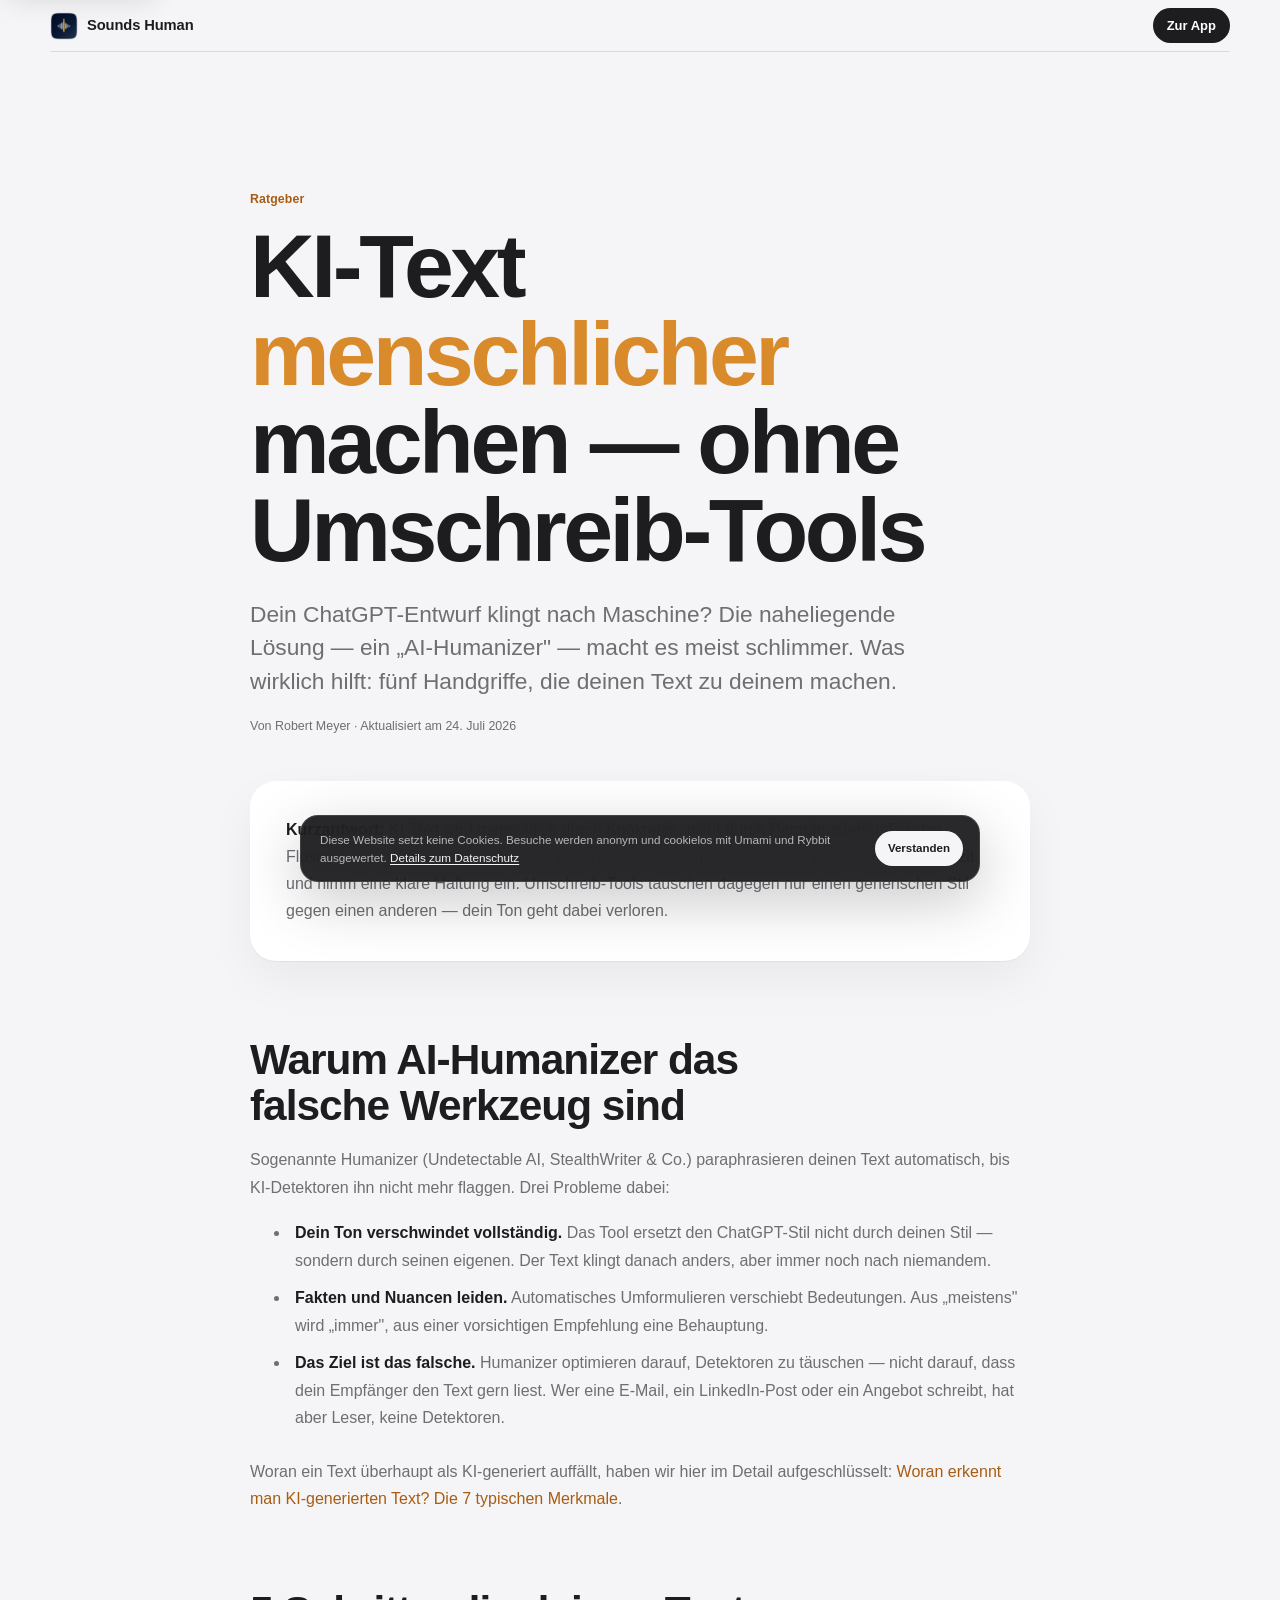
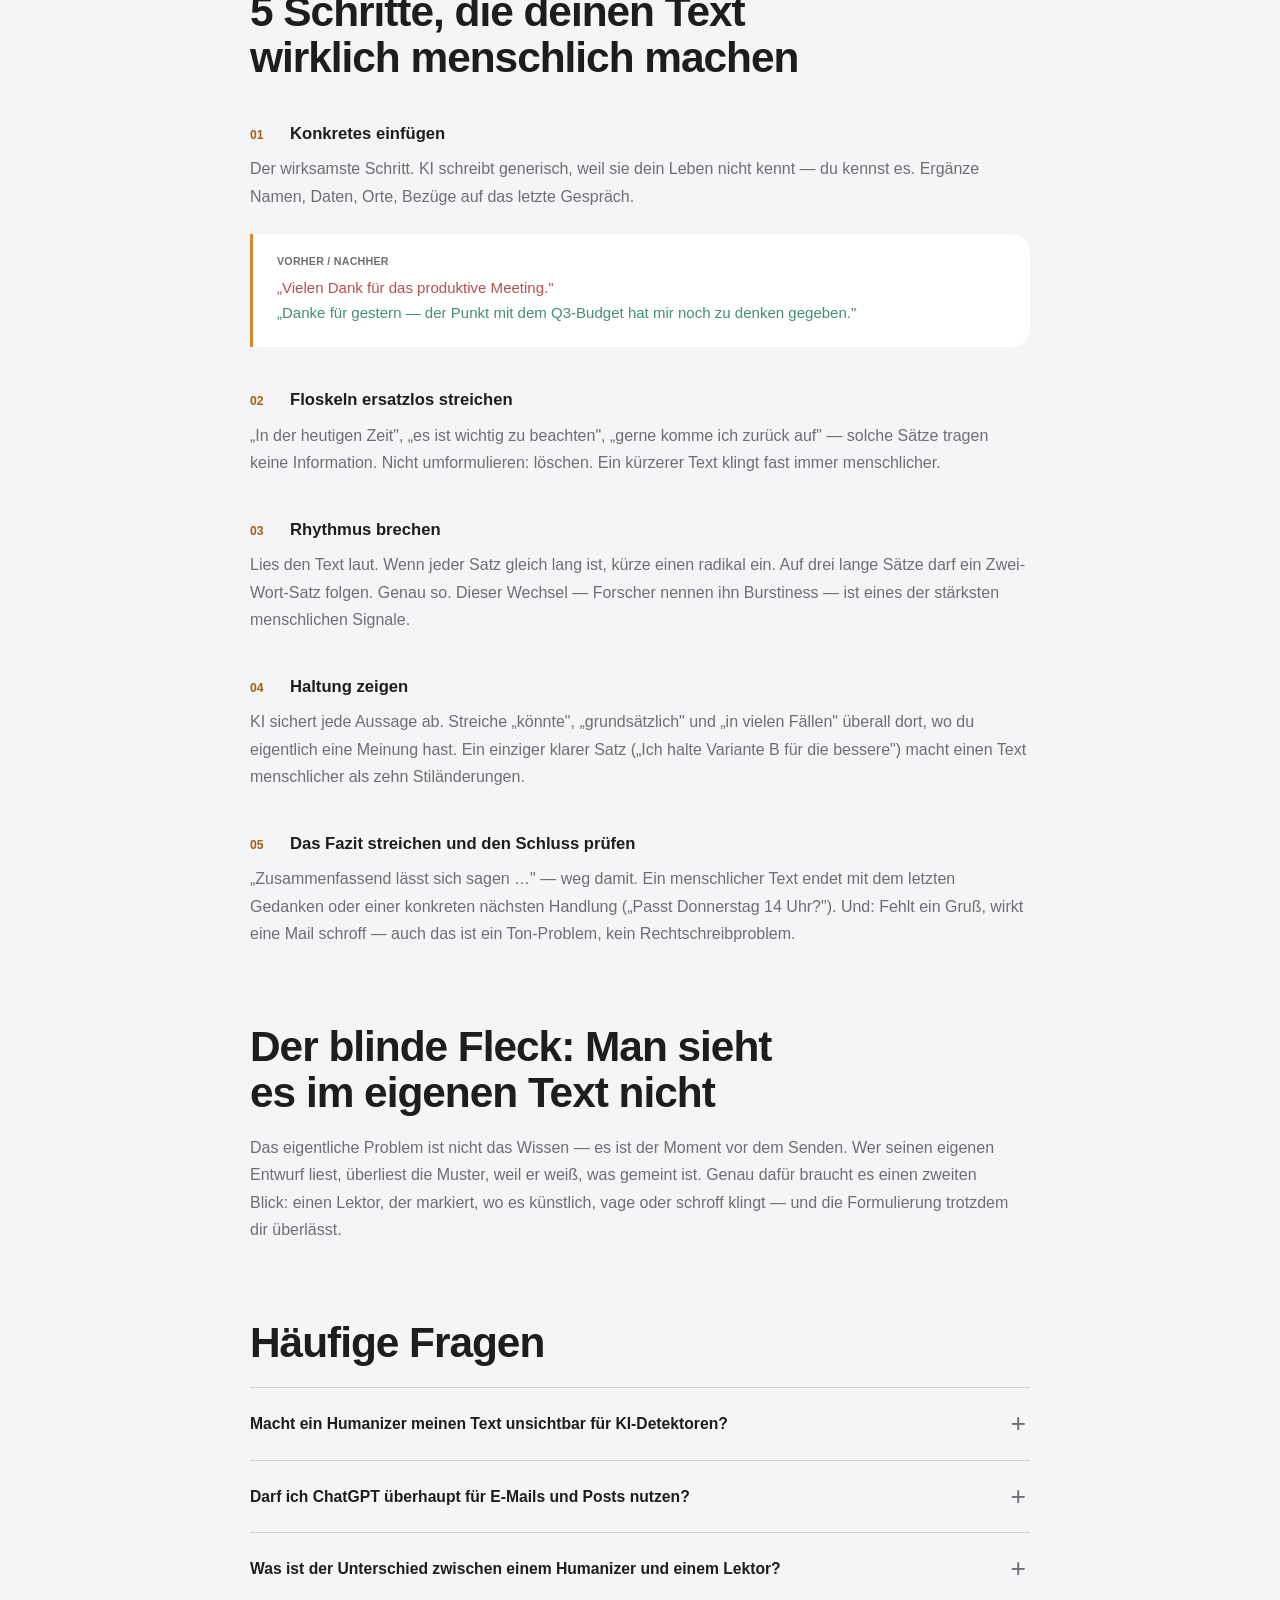
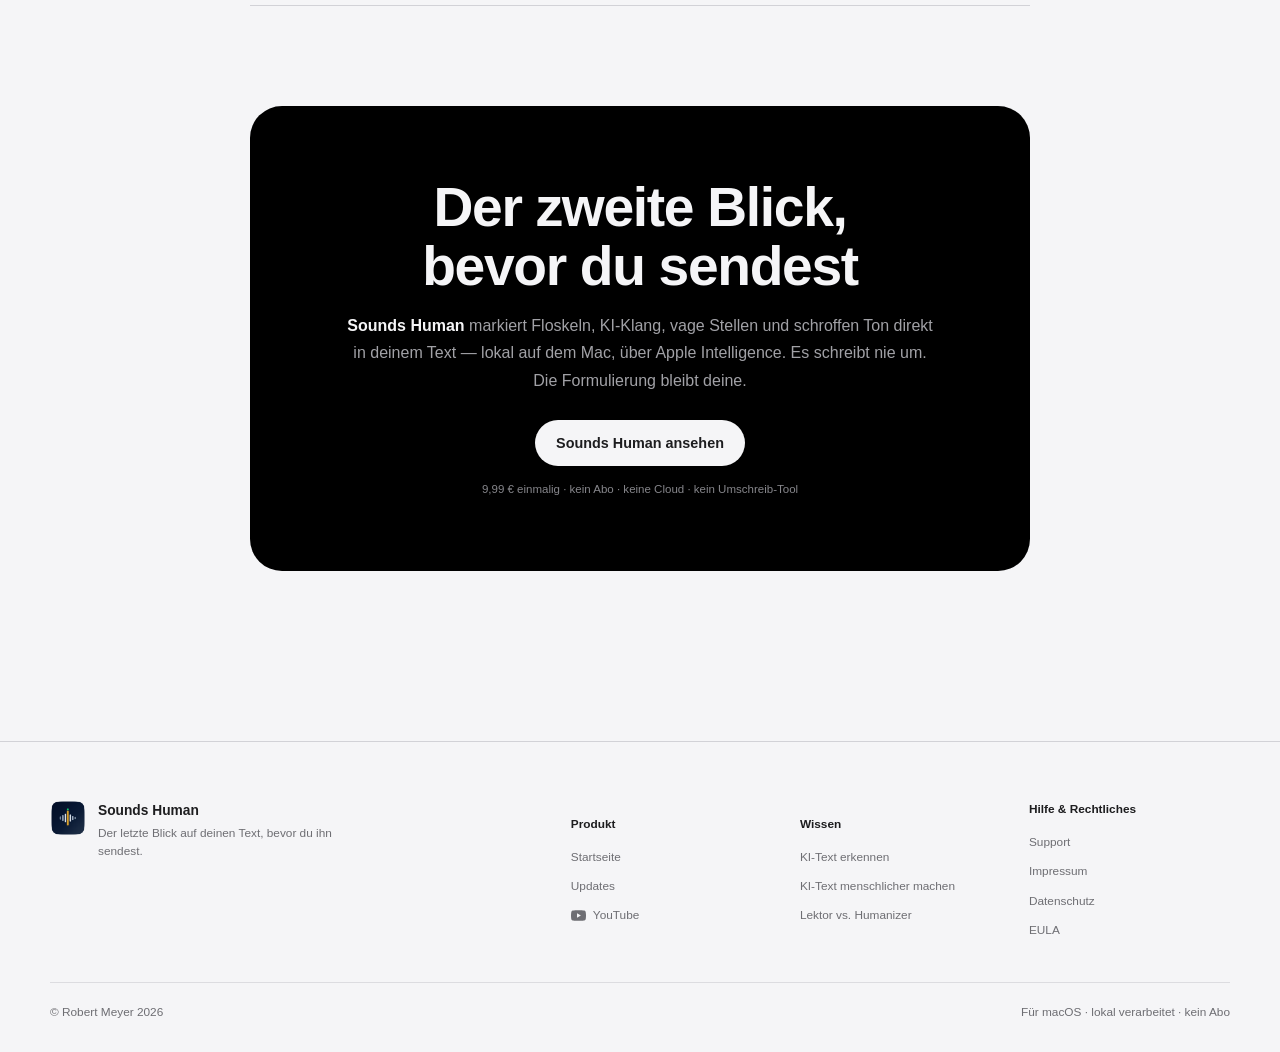
<file: ki-text-menschlicher-machen.html>
<!DOCTYPE html>
<html lang="de">
<head>
<meta charset="utf-8">
<meta name="viewport" content="width=device-width, initial-scale=1">
<title>KI-Text menschlicher machen: 5 Schritte | Sounds Human</title>
<meta name="description" content="ChatGPT-Text klingt nach Maschine? Warum AI-Humanizer das falsche Werkzeug sind und mit welchen 5 Schritten dein Text wieder nach dir klingt – ohne Umschreiben lassen.">
<meta name="author" content="Robert Meyer">
<meta name="robots" content="index,follow,max-image-preview:large">
<meta name="theme-color" content="#f5f5f7">
<link rel="canonical" href="https://sounds-human.de/ki-text-menschlicher-machen.html">
<link rel="icon" href="icon.png">
<link rel="apple-touch-icon" href="icon.png">
<meta property="og:type" content="article">
<meta property="og:site_name" content="Sounds Human">
<meta property="og:locale" content="de_DE">
<meta property="og:url" content="https://sounds-human.de/ki-text-menschlicher-machen.html">
<meta property="og:title" content="KI-Text menschlicher machen: 5 Schritte statt Umschreib-Tools">
<meta property="og:description" content="Warum AI-Humanizer das falsche Werkzeug sind und mit welchen 5 Schritten dein Text wieder nach dir klingt.">
<meta property="og:image" content="https://sounds-human.de/og-image.png">
<meta property="og:image:width" content="1200">
<meta property="og:image:height" content="630">
<meta property="og:image:alt" content="Sounds Human hilft, KI-Text wieder nach dir klingen zu lassen.">
<meta name="twitter:card" content="summary_large_image">
<meta name="twitter:title" content="KI-Text menschlicher machen: 5 Schritte statt Umschreib-Tools">
<meta name="twitter:description" content="Warum AI-Humanizer das falsche Werkzeug sind und mit welchen 5 Schritten dein Text wieder nach dir klingt.">
<meta name="twitter:image" content="https://sounds-human.de/og-image.png">
<meta name="twitter:image:alt" content="Sounds Human hilft, KI-Text wieder nach dir klingen zu lassen.">
<script type="application/ld+json">
{
  "@context": "https://schema.org",
  "@type": "Article",
  "headline": "KI-Text menschlicher machen: 5 Schritte statt Umschreib-Tools",
  "description": "Warum AI-Humanizer das falsche Werkzeug sind und mit welchen 5 Schritten KI-Text wieder menschlich klingt.",
  "inLanguage": "de",
  "image": "https://sounds-human.de/og-image.png",
  "author": {
    "@type": "Person",
    "name": "Robert Meyer",
    "sameAs": "https://www.youtube.com/@rmkipraxis"
  },
  "publisher": {
    "@type": "Organization",
    "name": "Sounds Human",
    "url": "https://sounds-human.de/",
    "logo": {
      "@type": "ImageObject",
      "url": "https://sounds-human.de/icon.png",
      "width": 256,
      "height": 256
    }
  },
  "mainEntityOfPage": {
    "@type": "WebPage",
    "@id": "https://sounds-human.de/ki-text-menschlicher-machen.html"
  },
  "datePublished": "2026-07-02",
  "dateModified": "2026-07-24",
  "isAccessibleForFree": true
}
</script>
<script defer src="https://cv.rm-on.de/script.js" data-website-id="7956aeae-0eec-42c5-887c-97e8f1986d49"></script>
<script defer src="https://analyse.ki-notch.de/api/script.js" data-site-id="08ba007f8e54"></script>
<style>
  :root{
    --bg:#080b12; --bg2:#0f172a; --panel:#121a2b;
    --amber:#e8b56b; --amber-deep:#f5a524; --green:#5bc77f; --red:#e8736d;
    --text:#e9eef6; --muted:#94a3b8; --faint:#5b6677;
    --line:rgba(255,255,255,.08);
    --glass:rgba(255,255,255,.045);
  }
  *{box-sizing:border-box;margin:0;padding:0}
  html{scroll-behavior:smooth}
  body{
    background:var(--bg); color:var(--text);
    font-family:-apple-system,BlinkMacSystemFont,"SF Pro Display","Inter",system-ui,sans-serif;
    line-height:1.6; -webkit-font-smoothing:antialiased; overflow-x:hidden;
  }
  .aurora{position:fixed;inset:0;z-index:0;pointer-events:none;overflow:hidden}
  .blob{position:absolute;border-radius:50%;filter:blur(90px);opacity:.5}
  .b1{width:560px;height:560px;background:#3a2a12;top:-160px;left:-120px}
  .b2{width:480px;height:480px;background:#1a2f24;bottom:-140px;right:-100px;opacity:.4}
  .wrap{position:relative;z-index:1;max-width:1080px;margin:0 auto;padding:0 24px}

  nav{display:flex;align-items:center;justify-content:space-between;padding:22px 0}
  .brand{display:flex;align-items:center;gap:11px;font-weight:600;font-size:16px;color:var(--text);text-decoration:none}
  .brand img{width:38px;height:38px;border-radius:10px;box-shadow:0 4px 14px rgba(0,0,0,.4)}
  .nav-cta{font-size:13px;font-weight:600;color:var(--bg);background:var(--amber-deep);
    padding:9px 16px;border-radius:999px;text-decoration:none;transition:transform .15s,filter .15s}
  .nav-cta:hover{transform:translateY(-1px);filter:brightness(1.05)}

  article{max-width:740px;margin:0 auto;padding:44px 0 30px}
  .eyebrow{font:600 12px/1 ui-monospace,"SF Mono",monospace;letter-spacing:2.5px;
    color:var(--amber);text-transform:uppercase;margin-bottom:20px}
  h1{font-size:clamp(1.9rem,4.6vw,2.9rem);font-weight:800;letter-spacing:-.03em;line-height:1.12}
  h1 .amber{color:var(--amber)}
  .lead{font-size:clamp(1.02rem,2vw,1.18rem);color:var(--muted);margin-top:20px;font-weight:450}
  .answer{margin-top:26px;padding:20px 22px;border:1px solid var(--line);border-radius:16px;
    background:var(--glass);font-size:15.5px;line-height:1.65}
  .answer b{color:var(--amber)}
  article h2{font-size:clamp(1.3rem,2.8vw,1.7rem);font-weight:750;letter-spacing:-.02em;margin:52px 0 14px}
  article h3{font-size:1.05rem;font-weight:700;margin:30px 0 8px}
  article h3 .num{color:var(--amber);font:700 14px ui-monospace,"SF Mono",monospace;margin-right:8px}
  article p{color:var(--muted);margin:12px 0;font-size:15.5px}
  article li{color:var(--muted);margin:8px 0 8px 20px;font-size:15.5px}
  article b,article strong{color:var(--text)}
  article a{color:var(--amber);text-decoration:none}
  article a:hover{text-decoration:underline}
  .example{margin:14px 0;padding:14px 18px;border-left:3px solid var(--amber);border-radius:0 12px 12px 0;
    background:var(--glass);font-size:14.5px;color:var(--muted)}
  .example .tag{display:block;font:600 10.5px/1 ui-monospace,"SF Mono",monospace;letter-spacing:1.5px;
    color:var(--faint);text-transform:uppercase;margin-bottom:7px}
  .example .bad{color:var(--red)}
  .example .good{color:var(--green)}

  .faqbox{margin-top:18px}
  .faqbox details{border:1px solid var(--line);border-radius:14px;background:var(--glass);
    padding:16px 20px;margin-bottom:10px}
  .faqbox summary{cursor:pointer;font-weight:650;font-size:15px;color:var(--text)}
  .faqbox p{margin-top:10px}

  .cta{margin:60px 0 20px;padding:30px 28px;text-align:center;border:1px solid var(--line);
    border-radius:20px;background:linear-gradient(180deg,rgba(20,28,44,.82),rgba(8,12,20,.62))}
  .cta h2{margin:0 0 10px;font-size:1.45rem}
  .cta p{max-width:520px;margin:0 auto}
  .btn{font-size:15px;font-weight:600;padding:13px 26px;border-radius:999px;text-decoration:none;
    display:inline-flex;align-items:center;gap:9px;margin-top:20px;
    background:var(--amber-deep);color:var(--bg);transition:transform .15s,filter .15s}
  .btn:hover{transform:translateY(-2px);filter:brightness(1.06)}
  .cta small{display:block;margin-top:12px;font-size:12.5px;color:var(--faint)}

  footer{border-top:1px solid var(--line);padding:34px 0;text-align:center;color:var(--faint);font-size:13px}
  footer a{color:var(--muted);text-decoration:none}
  .foot-nav{display:flex;gap:18px;justify-content:center;flex-wrap:wrap;margin-top:12px}
  @media(max-width:640px){article{padding-top:28px}}
</style>
<link rel="stylesheet" href="site-common.css">
<script src="site-common.js" defer></script>
</head>
<body class="subpage">
<a class="skip-link" href="#content">Zum Inhalt springen</a>
<div class="aurora"><div class="blob b1"></div><div class="blob b2"></div></div>

<div class="wrap">
  <nav>
    <a class="brand" href="index.html"><img src="icon.png" alt="">Sounds Human</a>
    <a class="nav-cta" href="index.html">Zur App</a>
  </nav>

  <article id="content">
    <div class="eyebrow">Ratgeber</div>
    <h1>KI-Text <span class="amber">menschlicher</span> machen — ohne Umschreib-Tools</h1>
    <p class="lead">Dein ChatGPT-Entwurf klingt nach Maschine? Die naheliegende Lösung — ein „AI-Humanizer" — macht es meist schlimmer. Was wirklich hilft: fünf Handgriffe, die deinen Text zu deinem machen.</p>
    <p class="article-meta">Von Robert Meyer · Aktualisiert am 24. Juli 2026</p>

    <div class="answer">
      <b>Kurzantwort:</b> KI-Text wird menschlich durch Konkretes, nicht durch Paraphrasieren. Ersetze Floskeln durch echte Details (Namen, Daten, Bezüge), variiere die Satzlängen, streiche das Fazit und nimm eine klare Haltung ein. Umschreib-Tools tauschen dagegen nur einen generischen Stil gegen einen anderen — dein Ton geht dabei verloren.
    </div>

    <h2>Warum AI-Humanizer das falsche Werkzeug sind</h2>
    <p>Sogenannte Humanizer (Undetectable AI, StealthWriter &amp; Co.) paraphrasieren deinen Text automatisch, bis KI-Detektoren ihn nicht mehr flaggen. Drei Probleme dabei:</p>
    <ul>
      <li><b>Dein Ton verschwindet vollständig.</b> Das Tool ersetzt den ChatGPT-Stil nicht durch deinen Stil — sondern durch seinen eigenen. Der Text klingt danach anders, aber immer noch nach niemandem.</li>
      <li><b>Fakten und Nuancen leiden.</b> Automatisches Umformulieren verschiebt Bedeutungen. Aus „meistens" wird „immer", aus einer vorsichtigen Empfehlung eine Behauptung.</li>
      <li><b>Das Ziel ist das falsche.</b> Humanizer optimieren darauf, Detektoren zu täuschen — nicht darauf, dass dein Empfänger den Text gern liest. Wer eine E-Mail, ein LinkedIn-Post oder ein Angebot schreibt, hat aber Leser, keine Detektoren.</li>
    </ul>
    <p>Woran ein Text überhaupt als KI-generiert auffällt, haben wir hier im Detail aufgeschlüsselt: <a href="ki-text-erkennen.html">Woran erkennt man KI-generierten Text? Die 7 typischen Merkmale</a>.</p>

    <h2>5 Schritte, die deinen Text wirklich menschlich machen</h2>

    <h3><span class="num">01</span>Konkretes einfügen</h3>
    <p>Der wirksamste Schritt. KI schreibt generisch, weil sie dein Leben nicht kennt — du kennst es. Ergänze Namen, Daten, Orte, Bezüge auf das letzte Gespräch.</p>
    <div class="example">
      <span class="tag">Vorher / Nachher</span>
      <span class="bad">„Vielen Dank für das produktive Meeting."</span><br>
      <span class="good">„Danke für gestern — der Punkt mit dem Q3-Budget hat mir noch zu denken gegeben."</span>
    </div>

    <h3><span class="num">02</span>Floskeln ersatzlos streichen</h3>
    <p>„In der heutigen Zeit", „es ist wichtig zu beachten", „gerne komme ich zurück auf" — solche Sätze tragen keine Information. Nicht umformulieren: löschen. Ein kürzerer Text klingt fast immer menschlicher.</p>

    <h3><span class="num">03</span>Rhythmus brechen</h3>
    <p>Lies den Text laut. Wenn jeder Satz gleich lang ist, kürze einen radikal ein. Auf drei lange Sätze darf ein Zwei-Wort-Satz folgen. Genau so. Dieser Wechsel — Forscher nennen ihn Burstiness — ist eines der stärksten menschlichen Signale.</p>

    <h3><span class="num">04</span>Haltung zeigen</h3>
    <p>KI sichert jede Aussage ab. Streiche „könnte", „grundsätzlich" und „in vielen Fällen" überall dort, wo du eigentlich eine Meinung hast. Ein einziger klarer Satz („Ich halte Variante B für die bessere") macht einen Text menschlicher als zehn Stiländerungen.</p>

    <h3><span class="num">05</span>Das Fazit streichen und den Schluss prüfen</h3>
    <p>„Zusammenfassend lässt sich sagen …" — weg damit. Ein menschlicher Text endet mit dem letzten Gedanken oder einer konkreten nächsten Handlung („Passt Donnerstag 14 Uhr?"). Und: Fehlt ein Gruß, wirkt eine Mail schroff — auch das ist ein Ton-Problem, kein Rechtschreibproblem.</p>

    <h2>Der blinde Fleck: Man sieht es im eigenen Text nicht</h2>
    <p>Das eigentliche Problem ist nicht das Wissen — es ist der Moment vor dem Senden. Wer seinen eigenen Entwurf liest, überliest die Muster, weil er weiß, was gemeint ist. Genau dafür braucht es einen zweiten Blick: einen Lektor, der markiert, wo es künstlich, vage oder schroff klingt — und die Formulierung trotzdem dir überlässt.</p>

    <h2>Häufige Fragen</h2>
    <div class="faqbox">
      <details>
        <summary>Macht ein Humanizer meinen Text unsichtbar für KI-Detektoren?</summary>
        <p>Oft ja — aber das ist ein Katz-und-Maus-Spiel, und Detektoren liegen ohnehin häufig daneben (<a href="ki-text-erkennen.html">warum, steht hier</a>). Für Alltagstexte ist die relevantere Frage, ob der Empfänger den Text gern liest — nicht, ob eine Software ihn flaggt.</p>
      </details>
      <details>
        <summary>Darf ich ChatGPT überhaupt für E-Mails und Posts nutzen?</summary>
        <p>Natürlich. KI als Entwurfsmaschine ist völlig legitim — entscheidend ist der letzte Schritt: dass du den Text zu deinem machst, bevor du ihn abschickst. Die fünf Schritte oben brauchen zwei Minuten.</p>
      </details>
      <details>
        <summary>Was ist der Unterschied zwischen einem Humanizer und einem Lektor?</summary>
        <p>Ein Humanizer schreibt deinen Text automatisch um — du verlierst die Kontrolle über jede Formulierung. Ein Lektor markiert nur, was auffällt, und du entscheidest, was du änderst. Den ausführlichen Vergleich findest du hier: <a href="sounds-human-vs-humanizer.html">Sounds Human vs. AI-Humanizer</a>.</p>
      </details>
    </div>

    <div class="cta">
      <h2>Der zweite Blick, bevor du sendest</h2>
      <p><b>Sounds Human</b> markiert Floskeln, KI-Klang, vage Stellen und schroffen Ton direkt in deinem Text — lokal auf dem Mac, über Apple Intelligence. Es schreibt nie um. Die Formulierung bleibt deine.</p>
      <a class="btn" href="index.html">Sounds Human ansehen</a>
      <small>9,99 € einmalig · kein Abo · keine Cloud · kein Umschreib-Tool</small>
    </div>
  </article>
</div>

<footer class="site-footer">
  <div class="site-footer-inner">
    <div class="site-footer-brand">
      <img src="icon.png" alt="" width="36" height="36">
      <div><strong>Sounds Human</strong><span>Der letzte Blick auf deinen Text, bevor du ihn sendest.</span></div>
    </div>
    <nav class="site-footer-nav" aria-label="Fußnavigation">
      <div class="site-footer-group">
        <span class="site-footer-label">Produkt</span>
        <a href="index.html">Startseite</a>
        <a href="updates.html">Updates</a>
        <a class="youtube-link" href="https://youtube.com/@rmkipraxis?si=h2qNroeG7EqviRwE" target="_blank" rel="noopener noreferrer"><svg viewBox="0 0 24 24" fill="currentColor" aria-hidden="true"><path d="M23.5 6.2a3 3 0 0 0-2.1-2.1C19.5 3.6 12 3.6 12 3.6s-7.5 0-9.4.5A3 3 0 0 0 .5 6.2 31 31 0 0 0 0 12a31 31 0 0 0 .5 5.8 3 3 0 0 0 2.1 2.1c1.9.5 9.4.5 9.4.5s7.5 0 9.4-.5a3 3 0 0 0 2.1-2.1A31 31 0 0 0 24 12a31 31 0 0 0-.5-5.8ZM9.6 15.6V8.4L15.8 12l-6.2 3.6Z"/></svg>YouTube</a>
      </div>
      <div class="site-footer-group">
        <span class="site-footer-label">Wissen</span>
        <a href="ki-text-erkennen.html">KI-Text erkennen</a>
        <a href="ki-text-menschlicher-machen.html">KI-Text menschlicher machen</a>
        <a href="sounds-human-vs-humanizer.html">Lektor vs. Humanizer</a>
      </div>
      <div class="site-footer-group">
        <span class="site-footer-label">Hilfe &amp; Rechtliches</span>
        <a href="support.html">Support</a>
        <a href="impressum.html">Impressum</a>
        <a href="datenschutz.html">Datenschutz</a>
        <a href="eula.html">EULA</a>
      </div>
    </nav>
  </div>
  <div class="site-footer-base"><span>© Robert Meyer 2026</span><span>Für macOS · lokal verarbeitet · kein Abo</span></div>
</footer>
</body>
</html>
</file>
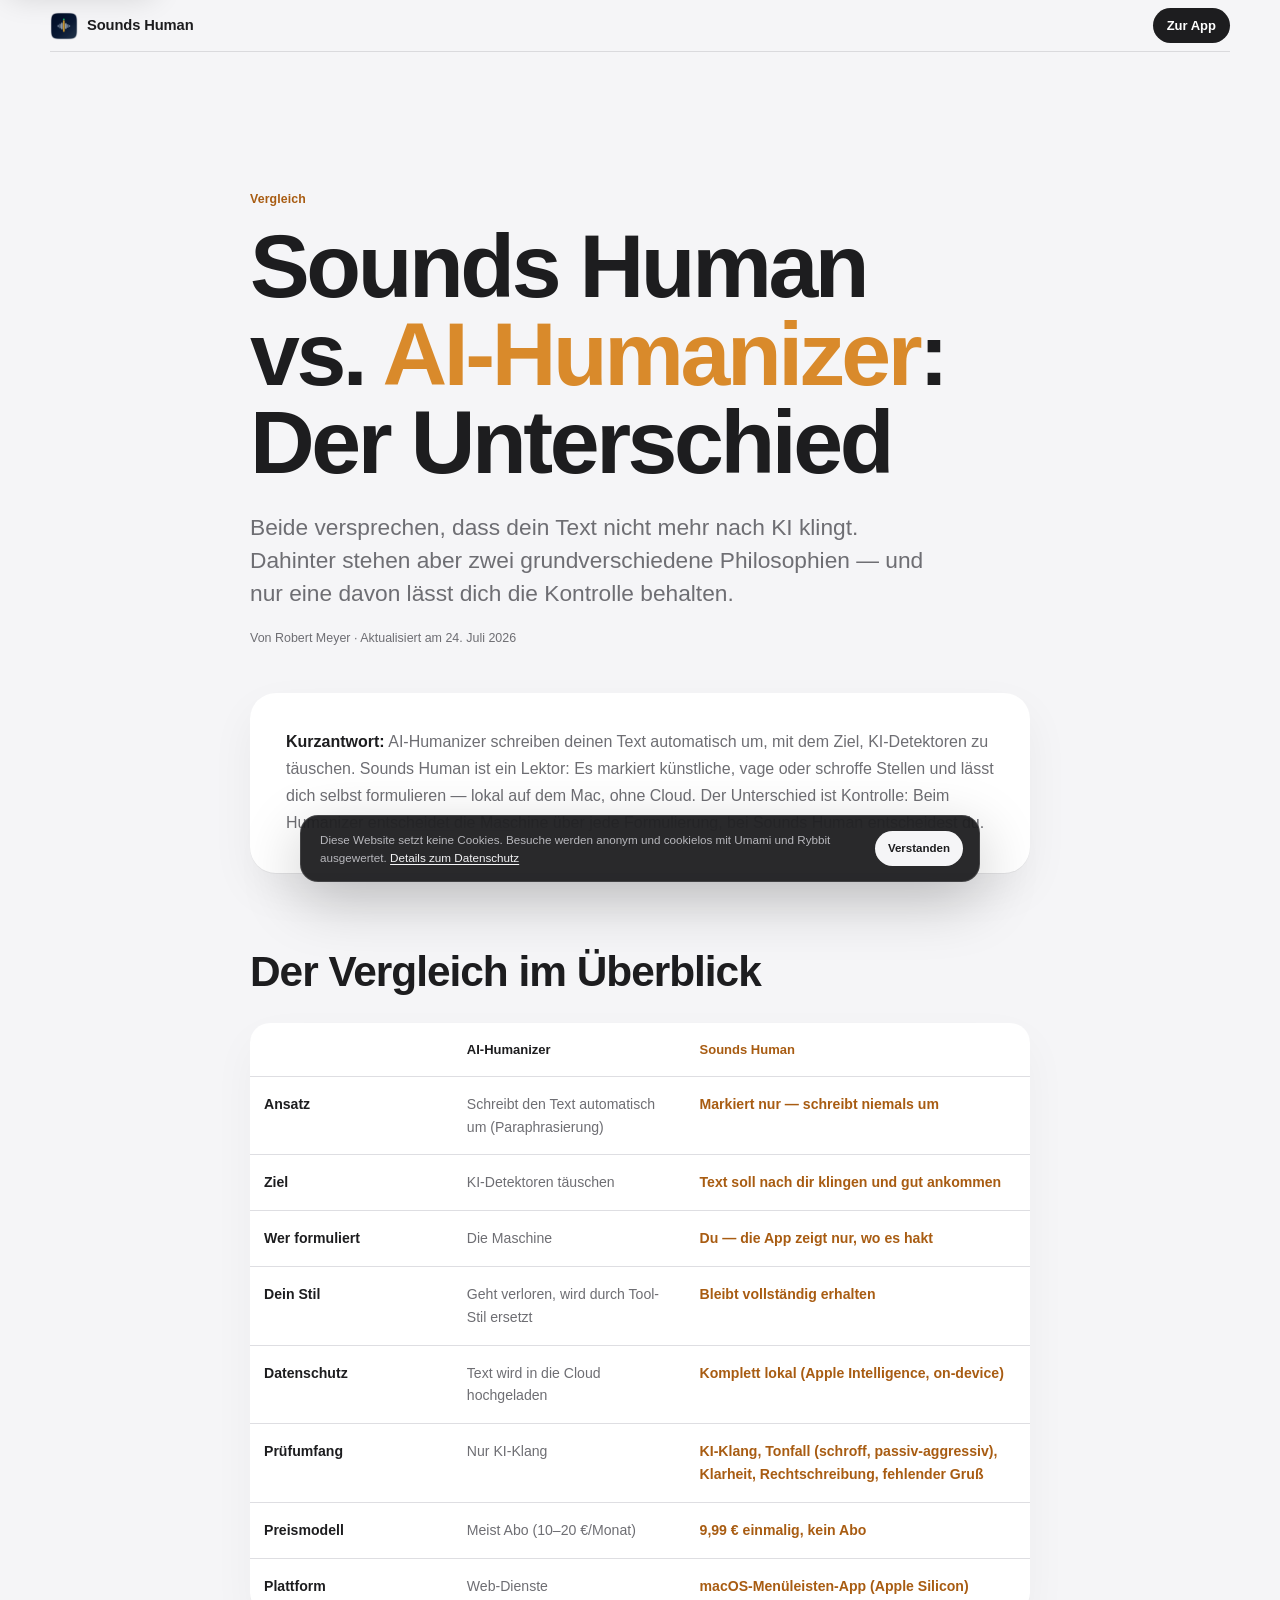
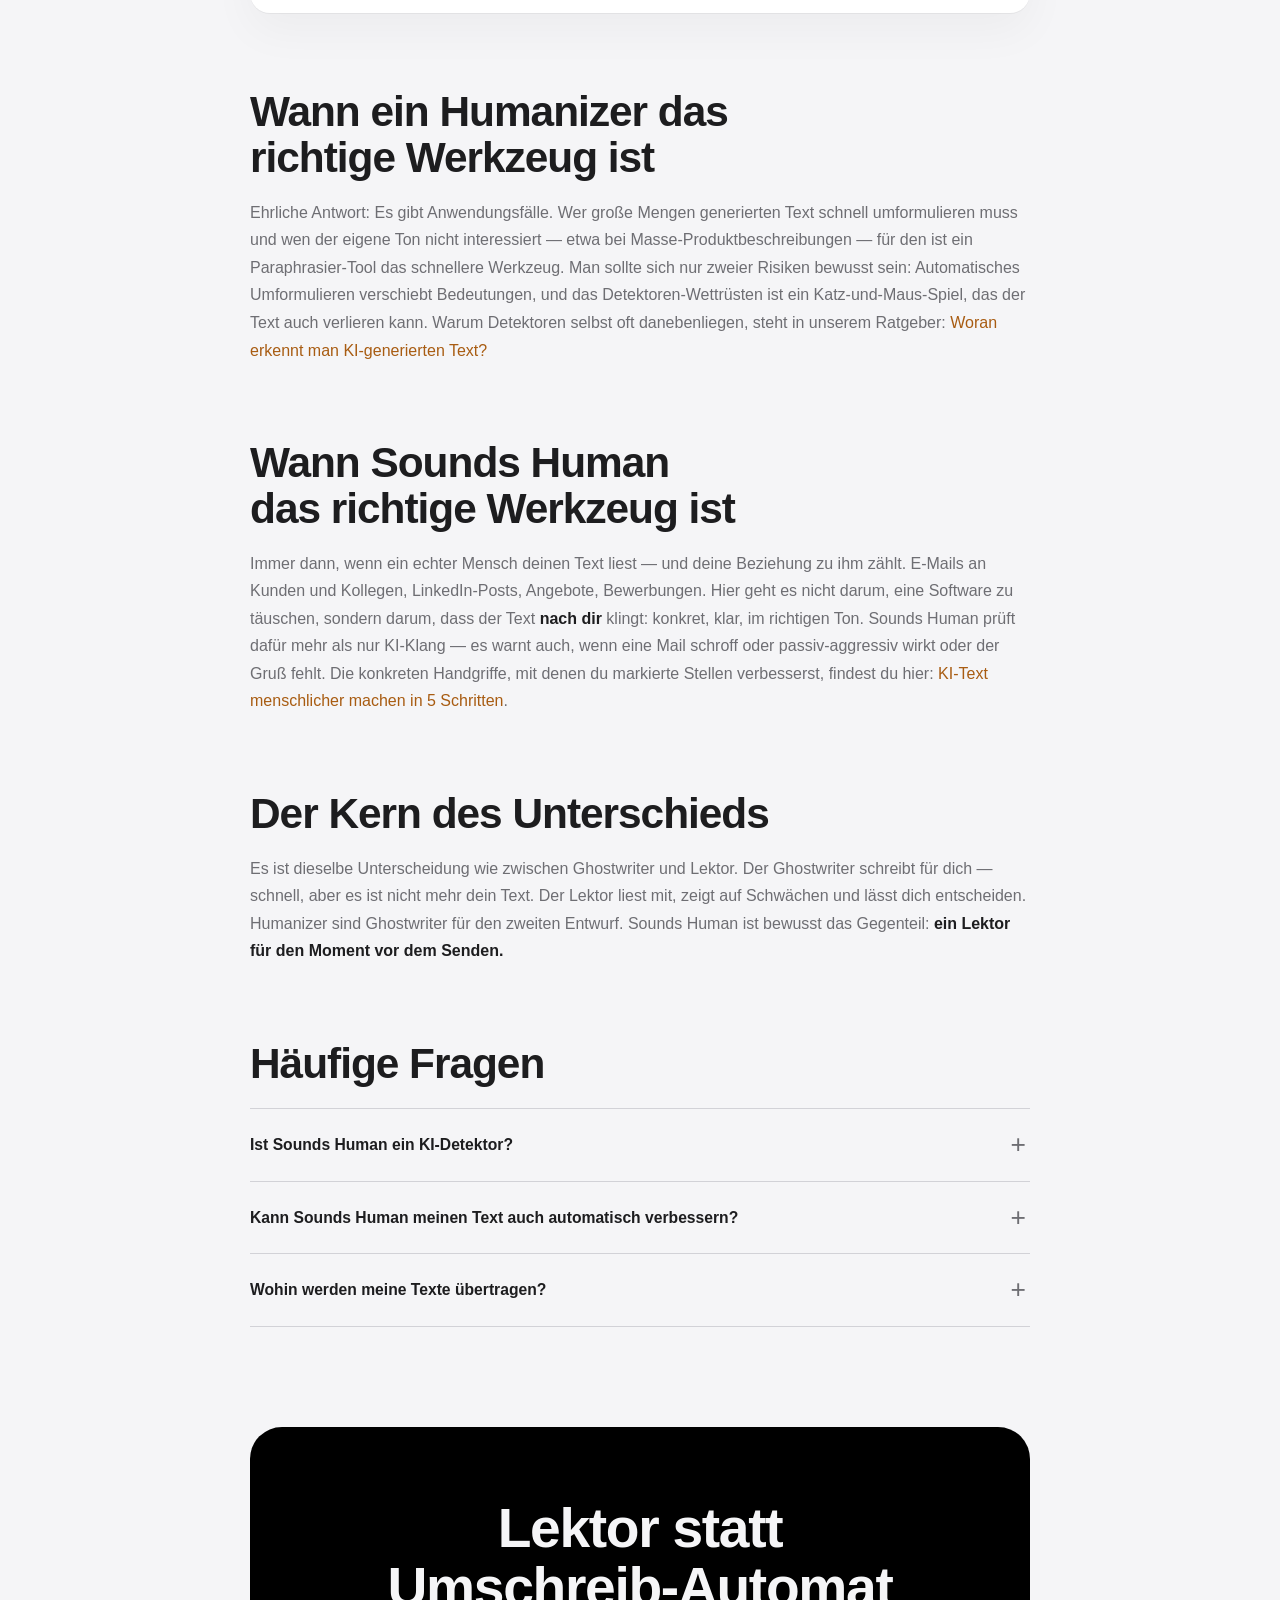
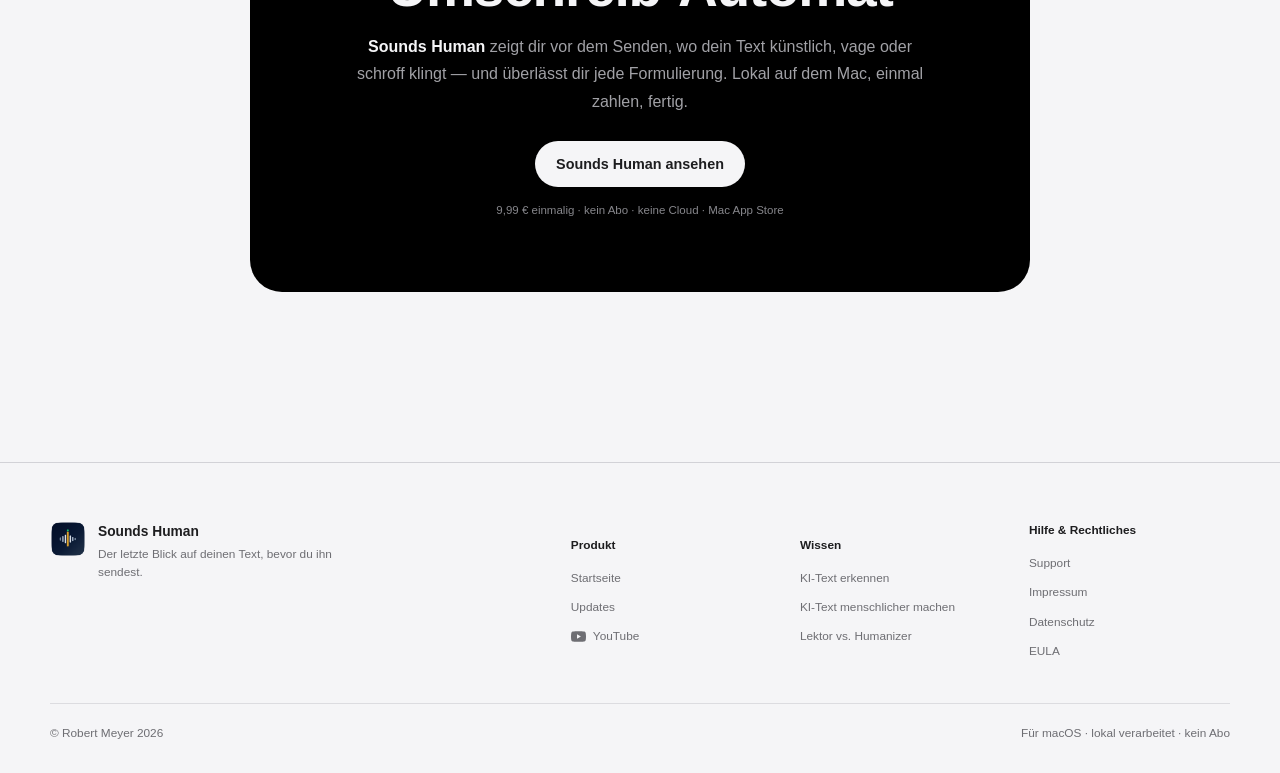
<file: sounds-human-vs-humanizer.html>
<!DOCTYPE html>
<html lang="de">
<head>
<meta charset="utf-8">
<meta name="viewport" content="width=device-width, initial-scale=1">
<title>Lektor vs. AI-Humanizer: Der Vergleich | Sounds Human</title>
<meta name="description" content="AI-Humanizer schreiben deinen Text automatisch um, um Detektoren zu täuschen. Sounds Human markiert nur und lässt dich formulieren. Der ehrliche Vergleich beider Ansätze.">
<meta name="author" content="Robert Meyer">
<meta name="robots" content="index,follow,max-image-preview:large">
<meta name="theme-color" content="#f5f5f7">
<link rel="canonical" href="https://sounds-human.de/sounds-human-vs-humanizer.html">
<link rel="icon" href="icon.png">
<link rel="apple-touch-icon" href="icon.png">
<meta property="og:type" content="article">
<meta property="og:site_name" content="Sounds Human">
<meta property="og:locale" content="de_DE">
<meta property="og:url" content="https://sounds-human.de/sounds-human-vs-humanizer.html">
<meta property="og:title" content="Sounds Human vs. AI-Humanizer: Der Unterschied">
<meta property="og:description" content="Humanizer schreiben automatisch um, um Detektoren zu täuschen. Sounds Human markiert nur – du formulierst. Der ehrliche Vergleich.">
<meta property="og:image" content="https://sounds-human.de/og-image.png">
<meta property="og:image:width" content="1200">
<meta property="og:image:height" content="630">
<meta property="og:image:alt" content="Sounds Human vergleicht einen Lektor mit automatischen AI-Humanizern.">
<meta name="twitter:card" content="summary_large_image">
<meta name="twitter:title" content="Sounds Human vs. AI-Humanizer: Der Unterschied">
<meta name="twitter:description" content="Humanizer schreiben automatisch um, um Detektoren zu täuschen. Sounds Human markiert nur – du formulierst.">
<meta name="twitter:image" content="https://sounds-human.de/og-image.png">
<meta name="twitter:image:alt" content="Sounds Human vergleicht einen Lektor mit automatischen AI-Humanizern.">
<script type="application/ld+json">
{
  "@context": "https://schema.org",
  "@type": "Article",
  "headline": "Sounds Human vs. AI-Humanizer: Der Unterschied",
  "description": "AI-Humanizer schreiben Text automatisch um, um KI-Detektoren zu täuschen. Sounds Human ist ein Lektor, der markiert statt umzuschreiben. Der Vergleich beider Ansätze.",
  "inLanguage": "de",
  "image": "https://sounds-human.de/og-image.png",
  "author": {
    "@type": "Person",
    "name": "Robert Meyer",
    "sameAs": "https://www.youtube.com/@rmkipraxis"
  },
  "publisher": {
    "@type": "Organization",
    "name": "Sounds Human",
    "url": "https://sounds-human.de/",
    "logo": {
      "@type": "ImageObject",
      "url": "https://sounds-human.de/icon.png",
      "width": 256,
      "height": 256
    }
  },
  "mainEntityOfPage": {
    "@type": "WebPage",
    "@id": "https://sounds-human.de/sounds-human-vs-humanizer.html"
  },
  "datePublished": "2026-07-02",
  "dateModified": "2026-07-24",
  "isAccessibleForFree": true
}
</script>
<script defer src="https://cv.rm-on.de/script.js" data-website-id="7956aeae-0eec-42c5-887c-97e8f1986d49"></script>
<script defer src="https://analyse.ki-notch.de/api/script.js" data-site-id="08ba007f8e54"></script>
<style>
  :root{
    --bg:#080b12; --bg2:#0f172a; --panel:#121a2b;
    --amber:#e8b56b; --amber-deep:#f5a524; --green:#5bc77f; --red:#e8736d;
    --text:#e9eef6; --muted:#94a3b8; --faint:#5b6677;
    --line:rgba(255,255,255,.08);
    --glass:rgba(255,255,255,.045);
  }
  *{box-sizing:border-box;margin:0;padding:0}
  html{scroll-behavior:smooth}
  body{
    background:var(--bg); color:var(--text);
    font-family:-apple-system,BlinkMacSystemFont,"SF Pro Display","Inter",system-ui,sans-serif;
    line-height:1.6; -webkit-font-smoothing:antialiased; overflow-x:hidden;
  }
  .aurora{position:fixed;inset:0;z-index:0;pointer-events:none;overflow:hidden}
  .blob{position:absolute;border-radius:50%;filter:blur(90px);opacity:.5}
  .b1{width:560px;height:560px;background:#3a2a12;top:-160px;left:-120px}
  .b2{width:480px;height:480px;background:#1a2f24;bottom:-140px;right:-100px;opacity:.4}
  .wrap{position:relative;z-index:1;max-width:1080px;margin:0 auto;padding:0 24px}

  nav{display:flex;align-items:center;justify-content:space-between;padding:22px 0}
  .brand{display:flex;align-items:center;gap:11px;font-weight:600;font-size:16px;color:var(--text);text-decoration:none}
  .brand img{width:38px;height:38px;border-radius:10px;box-shadow:0 4px 14px rgba(0,0,0,.4)}
  .nav-cta{font-size:13px;font-weight:600;color:var(--bg);background:var(--amber-deep);
    padding:9px 16px;border-radius:999px;text-decoration:none;transition:transform .15s,filter .15s}
  .nav-cta:hover{transform:translateY(-1px);filter:brightness(1.05)}

  article{max-width:740px;margin:0 auto;padding:44px 0 30px}
  .eyebrow{font:600 12px/1 ui-monospace,"SF Mono",monospace;letter-spacing:2.5px;
    color:var(--amber);text-transform:uppercase;margin-bottom:20px}
  h1{font-size:clamp(1.9rem,4.6vw,2.9rem);font-weight:800;letter-spacing:-.03em;line-height:1.12}
  h1 .amber{color:var(--amber)}
  .lead{font-size:clamp(1.02rem,2vw,1.18rem);color:var(--muted);margin-top:20px;font-weight:450}
  .answer{margin-top:26px;padding:20px 22px;border:1px solid var(--line);border-radius:16px;
    background:var(--glass);font-size:15.5px;line-height:1.65}
  .answer b{color:var(--amber)}
  article h2{font-size:clamp(1.3rem,2.8vw,1.7rem);font-weight:750;letter-spacing:-.02em;margin:52px 0 14px}
  article p{color:var(--muted);margin:12px 0;font-size:15.5px}
  article li{color:var(--muted);margin:8px 0 8px 20px;font-size:15.5px}
  article b,article strong{color:var(--text)}
  article a{color:var(--amber);text-decoration:none}
  article a:hover{text-decoration:underline}

  .cmp{width:100%;border-collapse:collapse;margin:20px 0;font-size:14.5px}
  .cmp th,.cmp td{padding:13px 14px;text-align:left;border-bottom:1px solid var(--line);vertical-align:top}
  .cmp th{font-size:13px;color:var(--text);font-weight:700}
  .cmp th:first-child{width:26%}
  .cmp td:first-child{color:var(--text);font-weight:600}
  .cmp td{color:var(--muted)}
  .cmp .hl{color:var(--amber);font-weight:600}
  .cmp thead th:nth-child(3){color:var(--amber)}
  @media(max-width:560px){.cmp{font-size:12.5px}.cmp th,.cmp td{padding:10px 8px}}

  .faqbox{margin-top:18px}
  .faqbox details{border:1px solid var(--line);border-radius:14px;background:var(--glass);
    padding:16px 20px;margin-bottom:10px}
  .faqbox summary{cursor:pointer;font-weight:650;font-size:15px;color:var(--text)}
  .faqbox p{margin-top:10px}

  .cta{margin:60px 0 20px;padding:30px 28px;text-align:center;border:1px solid var(--line);
    border-radius:20px;background:linear-gradient(180deg,rgba(20,28,44,.82),rgba(8,12,20,.62))}
  .cta h2{margin:0 0 10px;font-size:1.45rem}
  .cta p{max-width:520px;margin:0 auto}
  .btn{font-size:15px;font-weight:600;padding:13px 26px;border-radius:999px;text-decoration:none;
    display:inline-flex;align-items:center;gap:9px;margin-top:20px;
    background:var(--amber-deep);color:var(--bg);transition:transform .15s,filter .15s}
  .btn:hover{transform:translateY(-2px);filter:brightness(1.06)}
  .cta small{display:block;margin-top:12px;font-size:12.5px;color:var(--faint)}

  footer{border-top:1px solid var(--line);padding:34px 0;text-align:center;color:var(--faint);font-size:13px}
  footer a{color:var(--muted);text-decoration:none}
  .foot-nav{display:flex;gap:18px;justify-content:center;flex-wrap:wrap;margin-top:12px}
  @media(max-width:640px){article{padding-top:28px}}
</style>
<link rel="stylesheet" href="site-common.css">
<script src="site-common.js" defer></script>
</head>
<body class="subpage">
<a class="skip-link" href="#content">Zum Inhalt springen</a>
<div class="aurora"><div class="blob b1"></div><div class="blob b2"></div></div>

<div class="wrap">
  <nav>
    <a class="brand" href="index.html"><img src="icon.png" alt="">Sounds Human</a>
    <a class="nav-cta" href="index.html">Zur App</a>
  </nav>

  <article id="content">
    <div class="eyebrow">Vergleich</div>
    <h1>Sounds Human vs. <span class="amber">AI-Humanizer</span>: Der Unterschied</h1>
    <p class="lead">Beide versprechen, dass dein Text nicht mehr nach KI klingt. Dahinter stehen aber zwei grundverschiedene Philosophien — und nur eine davon lässt dich die Kontrolle behalten.</p>
    <p class="article-meta">Von Robert Meyer · Aktualisiert am 24. Juli 2026</p>

    <div class="answer">
      <b>Kurzantwort:</b> AI-Humanizer schreiben deinen Text automatisch um, mit dem Ziel, KI-Detektoren zu täuschen. Sounds Human ist ein Lektor: Es markiert künstliche, vage oder schroffe Stellen und lässt dich selbst formulieren — lokal auf dem Mac, ohne Cloud. Der Unterschied ist Kontrolle: Beim Humanizer entscheidet die Maschine über jede Formulierung, bei Sounds Human entscheidest du.
    </div>

    <h2>Der Vergleich im Überblick</h2>
    <table class="cmp">
      <thead>
        <tr><th></th><th>AI-Humanizer</th><th>Sounds Human</th></tr>
      </thead>
      <tbody>
        <tr><td>Ansatz</td><td>Schreibt den Text automatisch um (Paraphrasierung)</td><td class="hl">Markiert nur — schreibt niemals um</td></tr>
        <tr><td>Ziel</td><td>KI-Detektoren täuschen</td><td class="hl">Text soll nach dir klingen und gut ankommen</td></tr>
        <tr><td>Wer formuliert</td><td>Die Maschine</td><td class="hl">Du — die App zeigt nur, wo es hakt</td></tr>
        <tr><td>Dein Stil</td><td>Geht verloren, wird durch Tool-Stil ersetzt</td><td class="hl">Bleibt vollständig erhalten</td></tr>
        <tr><td>Datenschutz</td><td>Text wird in die Cloud hochgeladen</td><td class="hl">Komplett lokal (Apple Intelligence, on-device)</td></tr>
        <tr><td>Prüfumfang</td><td>Nur KI-Klang</td><td class="hl">KI-Klang, Tonfall (schroff, passiv-aggressiv), Klarheit, Rechtschreibung, fehlender Gruß</td></tr>
        <tr><td>Preismodell</td><td>Meist Abo (10–20 €/Monat)</td><td class="hl">9,99 € einmalig, kein Abo</td></tr>
        <tr><td>Plattform</td><td>Web-Dienste</td><td class="hl">macOS-Menüleisten-App (Apple Silicon)</td></tr>
      </tbody>
    </table>

    <h2>Wann ein Humanizer das richtige Werkzeug ist</h2>
    <p>Ehrliche Antwort: Es gibt Anwendungsfälle. Wer große Mengen generierten Text schnell umformulieren muss und wen der eigene Ton nicht interessiert — etwa bei Masse-Produktbeschreibungen — für den ist ein Paraphrasier-Tool das schnellere Werkzeug. Man sollte sich nur zweier Risiken bewusst sein: Automatisches Umformulieren verschiebt Bedeutungen, und das Detektoren-Wettrüsten ist ein Katz-und-Maus-Spiel, das der Text auch verlieren kann. Warum Detektoren selbst oft danebenliegen, steht in unserem Ratgeber: <a href="ki-text-erkennen.html">Woran erkennt man KI-generierten Text?</a></p>

    <h2>Wann Sounds Human das richtige Werkzeug ist</h2>
    <p>Immer dann, wenn ein echter Mensch deinen Text liest — und deine Beziehung zu ihm zählt. E-Mails an Kunden und Kollegen, LinkedIn-Posts, Angebote, Bewerbungen. Hier geht es nicht darum, eine Software zu täuschen, sondern darum, dass der Text <b>nach dir</b> klingt: konkret, klar, im richtigen Ton. Sounds Human prüft dafür mehr als nur KI-Klang — es warnt auch, wenn eine Mail schroff oder passiv-aggressiv wirkt oder der Gruß fehlt. Die konkreten Handgriffe, mit denen du markierte Stellen verbesserst, findest du hier: <a href="ki-text-menschlicher-machen.html">KI-Text menschlicher machen in 5 Schritten</a>.</p>

    <h2>Der Kern des Unterschieds</h2>
    <p>Es ist dieselbe Unterscheidung wie zwischen Ghostwriter und Lektor. Der Ghostwriter schreibt für dich — schnell, aber es ist nicht mehr dein Text. Der Lektor liest mit, zeigt auf Schwächen und lässt dich entscheiden. Humanizer sind Ghostwriter für den zweiten Entwurf. Sounds Human ist bewusst das Gegenteil: <b>ein Lektor für den Moment vor dem Senden.</b></p>

    <h2>Häufige Fragen</h2>
    <div class="faqbox">
      <details>
        <summary>Ist Sounds Human ein KI-Detektor?</summary>
        <p>Nein. Es prüft nicht, ob ein Text von KI stammt, und vergibt keinen „KI-Score". Es zeigt dir, welche Stellen in deinem eigenen Text künstlich, unklar oder schroff <i>wirken</i> — damit du sie vor dem Senden anpassen kannst.</p>
      </details>
      <details>
        <summary>Kann Sounds Human meinen Text auch automatisch verbessern?</summary>
        <p>Bewusst nicht. Die App schreibt grundsätzlich nie um — das ist ihr Kernversprechen. Sobald ein Tool für dich formuliert, klingt der Text nach dem Tool, nicht nach dir.</p>
      </details>
      <details>
        <summary>Wohin werden meine Texte übertragen?</summary>
        <p>Nirgendwohin. Die gesamte Analyse läuft on-device über Apple Intelligence auf deinem Mac. Kein Konto, keine Cloud, kein Tracking — im Gegensatz zu Web-Humanizern, bei denen jeder Text auf fremden Servern landet.</p>
      </details>
    </div>

    <div class="cta">
      <h2>Lektor statt Umschreib-Automat</h2>
      <p><b>Sounds Human</b> zeigt dir vor dem Senden, wo dein Text künstlich, vage oder schroff klingt — und überlässt dir jede Formulierung. Lokal auf dem Mac, einmal zahlen, fertig.</p>
      <a class="btn" href="index.html">Sounds Human ansehen</a>
      <small>9,99 € einmalig · kein Abo · keine Cloud · Mac App Store</small>
    </div>
  </article>
</div>

<footer class="site-footer">
  <div class="site-footer-inner">
    <div class="site-footer-brand">
      <img src="icon.png" alt="" width="36" height="36">
      <div><strong>Sounds Human</strong><span>Der letzte Blick auf deinen Text, bevor du ihn sendest.</span></div>
    </div>
    <nav class="site-footer-nav" aria-label="Fußnavigation">
      <div class="site-footer-group">
        <span class="site-footer-label">Produkt</span>
        <a href="index.html">Startseite</a>
        <a href="updates.html">Updates</a>
        <a class="youtube-link" href="https://youtube.com/@rmkipraxis?si=h2qNroeG7EqviRwE" target="_blank" rel="noopener noreferrer"><svg viewBox="0 0 24 24" fill="currentColor" aria-hidden="true"><path d="M23.5 6.2a3 3 0 0 0-2.1-2.1C19.5 3.6 12 3.6 12 3.6s-7.5 0-9.4.5A3 3 0 0 0 .5 6.2 31 31 0 0 0 0 12a31 31 0 0 0 .5 5.8 3 3 0 0 0 2.1 2.1c1.9.5 9.4.5 9.4.5s7.5 0 9.4-.5a3 3 0 0 0 2.1-2.1A31 31 0 0 0 24 12a31 31 0 0 0-.5-5.8ZM9.6 15.6V8.4L15.8 12l-6.2 3.6Z"/></svg>YouTube</a>
      </div>
      <div class="site-footer-group">
        <span class="site-footer-label">Wissen</span>
        <a href="ki-text-erkennen.html">KI-Text erkennen</a>
        <a href="ki-text-menschlicher-machen.html">KI-Text menschlicher machen</a>
        <a href="sounds-human-vs-humanizer.html">Lektor vs. Humanizer</a>
      </div>
      <div class="site-footer-group">
        <span class="site-footer-label">Hilfe &amp; Rechtliches</span>
        <a href="support.html">Support</a>
        <a href="impressum.html">Impressum</a>
        <a href="datenschutz.html">Datenschutz</a>
        <a href="eula.html">EULA</a>
      </div>
    </nav>
  </div>
  <div class="site-footer-base"><span>© Robert Meyer 2026</span><span>Für macOS · lokal verarbeitet · kein Abo</span></div>
</footer>
</body>
</html>
</file>
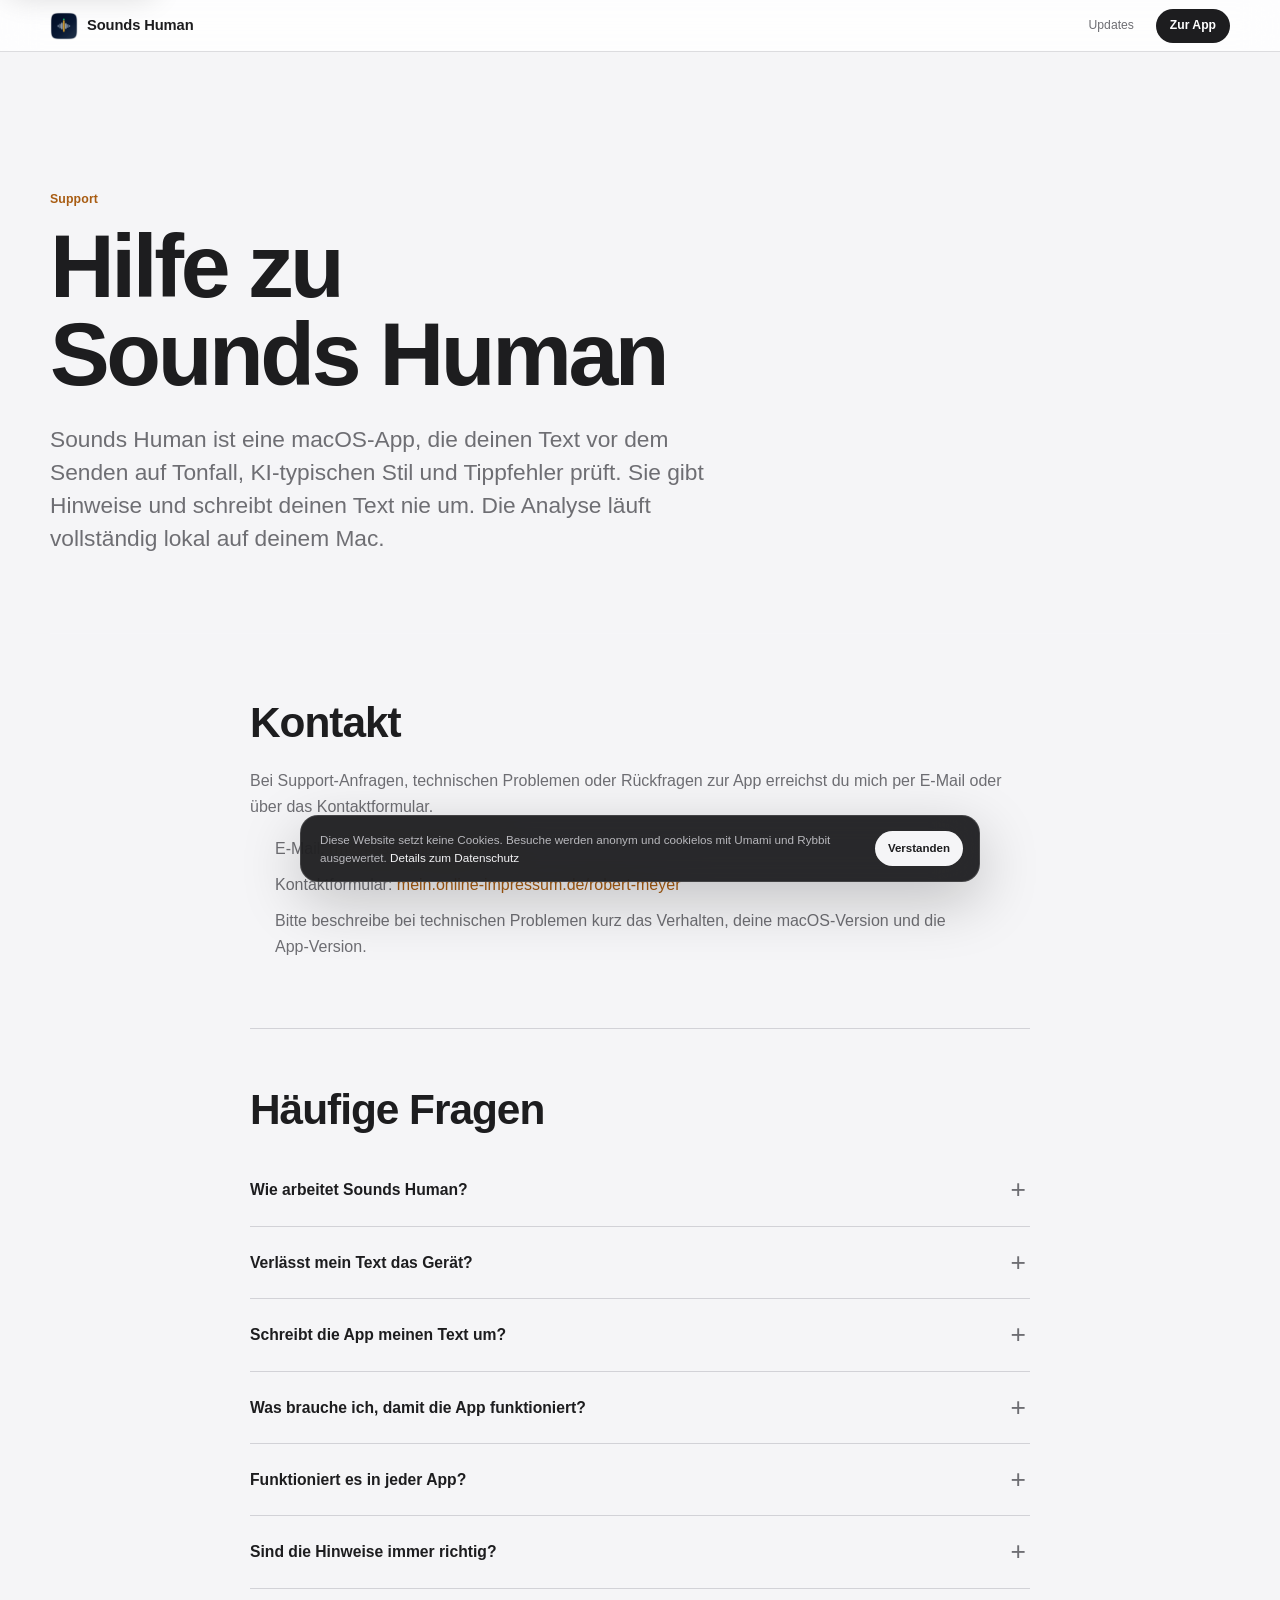
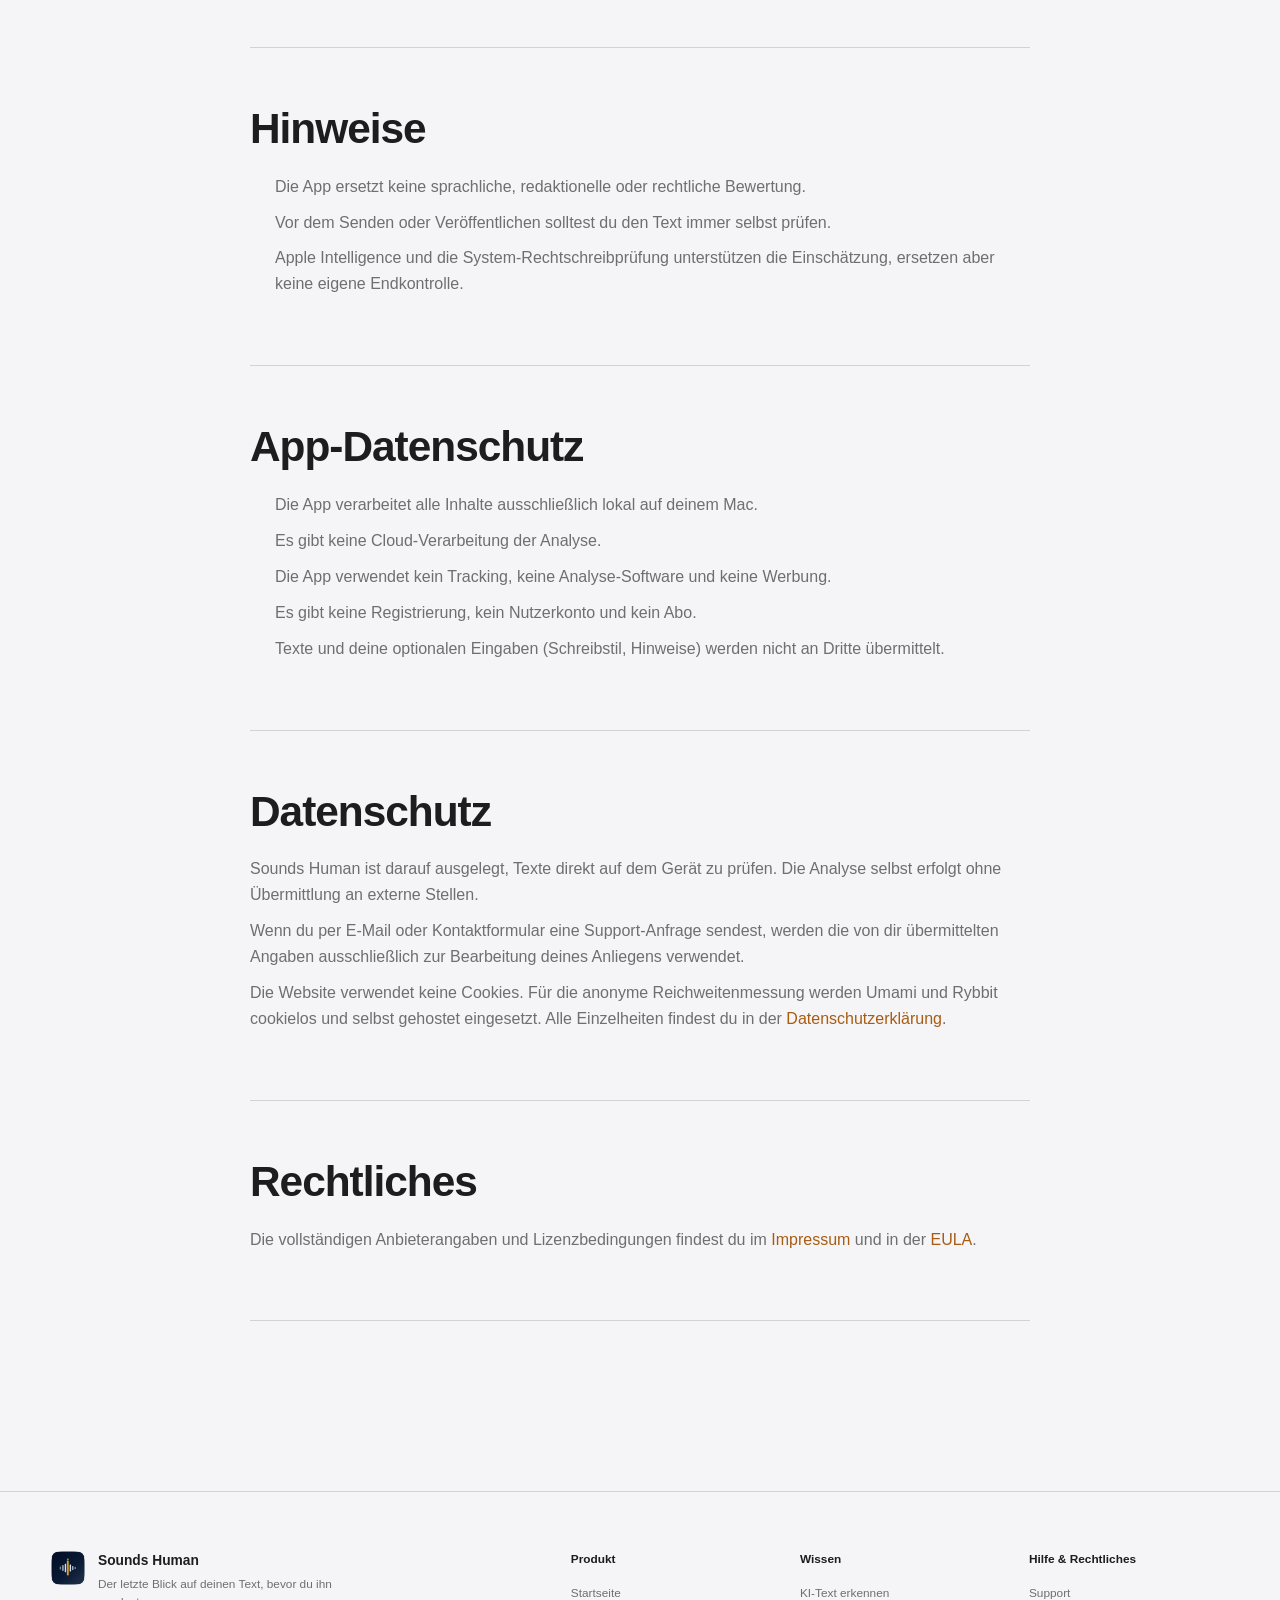
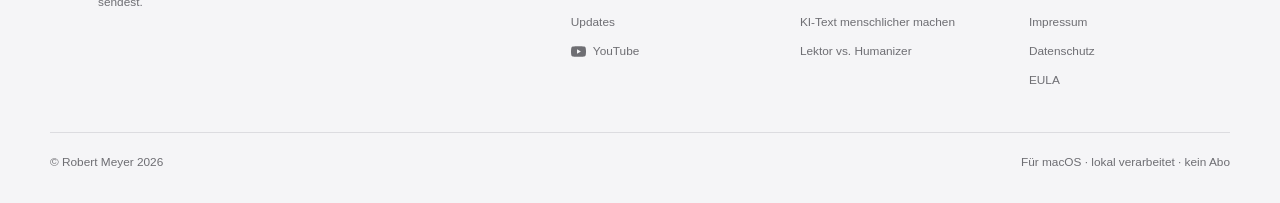
<file: support.html>
<!DOCTYPE html>
<html lang="de">
<head>
<meta charset="utf-8">
<meta name="viewport" content="width=device-width, initial-scale=1">
<title>Support · Sounds Human</title>
<meta name="description" content="Hilfe und Kontakt für Sounds Human – die lokale macOS-App für Tonfall, KI-typischen Stil und sprachliche Fehler.">
<meta name="robots" content="index,follow">
<meta name="theme-color" content="#f5f5f7">
<link rel="canonical" href="https://sounds-human.de/support.html">
<link rel="icon" href="icon.png">
<link rel="apple-touch-icon" href="icon.png">
<meta property="og:type" content="website">
<meta property="og:site_name" content="Sounds Human">
<meta property="og:locale" content="de_DE">
<meta property="og:url" content="https://sounds-human.de/support.html">
<meta property="og:title" content="Support · Sounds Human">
<meta property="og:description" content="Hilfe und Kontakt für Sounds Human – die lokale macOS-App für Tonfall, KI-typischen Stil und sprachliche Fehler.">
<meta property="og:image" content="https://sounds-human.de/og-image.png">
<meta property="og:image:width" content="1200">
<meta property="og:image:height" content="630">
<meta property="og:image:alt" content="Sounds Human – Hilfe und Support für die macOS-App.">
<meta name="twitter:card" content="summary_large_image">
<meta name="twitter:title" content="Support · Sounds Human">
<meta name="twitter:description" content="Hilfe und Kontakt für Sounds Human – die lokale macOS-App.">
<meta name="twitter:image" content="https://sounds-human.de/og-image.png">
<meta name="twitter:image:alt" content="Sounds Human – Hilfe und Support für die macOS-App.">
<script defer src="https://cv.rm-on.de/script.js" data-website-id="7956aeae-0eec-42c5-887c-97e8f1986d49"></script>
<script defer src="https://analyse.ki-notch.de/api/script.js" data-site-id="08ba007f8e54"></script>
<style>
  :root{
    --bg:#080b12;--bg2:#0f172a;--amber:#e8b56b;--amber-deep:#f5a524;--green:#5bc77f;
    --text:#e9eef6;--muted:#94a3b8;--faint:#5b6677;--line:rgba(255,255,255,.08);--glass:rgba(255,255,255,.045);
  }
  *{box-sizing:border-box;margin:0;padding:0}
  html{scroll-behavior:smooth}
  body{background:var(--bg);color:var(--text);line-height:1.65;font-size:15px;
    font-family:-apple-system,BlinkMacSystemFont,"SF Pro Text","Inter",system-ui,sans-serif;-webkit-font-smoothing:antialiased}
  .wrap{max-width:760px;margin:0 auto;padding:0 24px}
  header{padding:40px 0 20px;border-bottom:1px solid var(--line);margin-bottom:8px}
  .brand{display:flex;align-items:center;gap:11px;font-weight:600;font-size:15px;margin-bottom:22px}
  .brand svg{width:30px;height:30px;border-radius:8px}
  .brand a{margin-left:auto;font-size:13px;color:var(--muted);text-decoration:none}
  .brand a:hover{color:var(--amber)}
  .kicker{font:600 11px/1 ui-monospace,"SF Mono",monospace;letter-spacing:2px;color:var(--amber);text-transform:uppercase;margin-bottom:12px}
  h1{font-size:clamp(1.8rem,4vw,2.4rem);font-weight:800;letter-spacing:-.02em;line-height:1.1}
  .lead{color:var(--muted);font-size:1rem;margin-top:14px;max-width:620px}
  section{padding:30px 0;border-bottom:1px solid var(--line)}
  section:last-of-type{border-bottom:0}
  h2{font-size:1.25rem;font-weight:700;margin-bottom:14px}
  h3{font-size:.95rem;font-weight:700;margin:16px 0 4px;color:var(--text)}
  p{color:#c2cbd8;margin-bottom:10px}
  a{color:var(--amber);text-decoration:none}
  a:hover{text-decoration:underline}
  ul{list-style:none;margin:6px 0}
  li{color:#c2cbd8;padding-left:20px;position:relative;margin-bottom:8px}
  li::before{content:"";position:absolute;left:2px;top:9px;width:6px;height:6px;border-radius:50%;background:var(--amber)}
  details{background:var(--glass);border:1px solid var(--line);border-radius:12px;padding:0 16px;margin-bottom:10px}
  summary{font-size:15px;font-weight:600;cursor:pointer;list-style:none;display:flex;justify-content:space-between;align-items:center;padding:15px 0}
  summary::-webkit-details-marker{display:none}
  summary::after{content:"+";color:var(--amber);font-weight:400;font-size:22px;transition:transform .2s}
  details[open] summary::after{transform:rotate(45deg)}
  details p{font-size:14px;padding-bottom:14px;margin:0}
  .addr{color:var(--text);margin-bottom:2px}
  footer{padding:30px 0 50px;color:var(--faint);font-size:13px;text-align:center}
  footer a{color:var(--muted)}
</style>
<link rel="stylesheet" href="site-common.css">
<script src="site-common.js" defer></script>
</head>
<body class="subpage support-page">
<a class="skip-link" href="#content">Zum Inhalt springen</a>
<header class="site-header">
  <div class="site-header-inner">
    <a class="site-brand" href="index.html"><img src="icon.png" alt="" width="28" height="28">Sounds Human</a>
    <nav class="site-nav" aria-label="Hauptnavigation">
      <a href="updates.html">Updates</a>
      <a class="site-nav-cta" href="index.html">Zur App</a>
    </nav>
  </div>
</header>
<main class="wrap" id="content">
  <header class="support-hero">
    <div class="page-kicker">Support</div>
    <h1>Hilfe zu Sounds Human</h1>
    <p class="lead">Sounds Human ist eine macOS-App, die deinen Text vor dem Senden auf Tonfall, KI-typischen Stil und Tippfehler prüft. Sie gibt Hinweise und schreibt deinen Text nie um. Die Analyse läuft vollständig lokal auf deinem Mac.</p>
  </header>
  <div class="support-content">
  <section>
    <h2>Kontakt</h2>
    <p>Bei Support-Anfragen, technischen Problemen oder Rückfragen zur App erreichst du mich per E-Mail oder über das Kontaktformular.</p>
    <ul>
      <li>E-Mail: <a href="mailto:rm@kostenmanager.net">rm@kostenmanager.net</a></li>
      <li>Kontaktformular: <a href="https://mein.online-impressum.de/robert-meyer/" target="_blank" rel="noopener">mein.online-impressum.de/robert-meyer</a></li>
      <li>Bitte beschreibe bei technischen Problemen kurz das Verhalten, deine macOS-Version und die App-Version.</li>
    </ul>
  </section>

  <section>
    <h2>Häufige Fragen</h2>
    <details><summary>Wie arbeitet Sounds Human?</summary><p>Du markierst einen Text, drückst ⌘C und dann dein Tastenkürzel (Standard ⌥⌘C). Die App prüft den Text lokal und zeigt oben rechts eine kurze Benachrichtigung mit wenigen, klaren Hinweisen – etwa „klingt nach KI“, „wirkt schroff“ oder „klingt nach dir“.</p></details>
    <details><summary>Verlässt mein Text das Gerät?</summary><p>Nein. Die gesamte Analyse läuft lokal über Apple Intelligence auf deinem Mac. Es gibt keine Cloud-Verarbeitung, kein Konto und kein Tracking. Auch dein optionaler Schreibstil-Text bleibt nur auf deinem Gerät.</p></details>
    <details><summary>Schreibt die App meinen Text um?</summary><p>Nein. Sounds Human ist ein Lektor, kein Ghostwriter. Es zeigt dir, wie dein Text ankommt und wo etwas auffällt – die Formulierung bleibt immer deine.</p></details>
    <details><summary>Was brauche ich, damit die App funktioniert?</summary><p>Einen Mac mit Apple Intelligence (Apple Silicon, M-Serie) und aktiviertem Apple Intelligence. Die Rechtschreib- und Grammatikprüfung funktioniert auch ohne. Ist Apple Intelligence nicht verfügbar, zeigt die App den Grund an.</p></details>
    <details><summary>Funktioniert es in jeder App?</summary><p>Ja. Der Ablauf „markieren → ⌘C → Kürzel“ funktioniert überall, wo du Text auswählen kannst: Mail, Slack, LinkedIn, Notizen, Editoren und mehr.</p></details>
    <details><summary>Sind die Hinweise immer richtig?</summary><p>Die Hinweise sind eine subjektive Hilfestellung und können im Einzelfall unvollständig oder ungenau sein. Die Entscheidung über jede Formulierung triffst allein du.</p></details>
  </section>

  <section>
    <h2>Hinweise</h2>
    <ul>
      <li>Die App ersetzt keine sprachliche, redaktionelle oder rechtliche Bewertung.</li>
      <li>Vor dem Senden oder Veröffentlichen solltest du den Text immer selbst prüfen.</li>
      <li>Apple Intelligence und die System-Rechtschreibprüfung unterstützen die Einschätzung, ersetzen aber keine eigene Endkontrolle.</li>
    </ul>
  </section>

  <section>
    <h2>App-Datenschutz</h2>
    <ul>
      <li>Die App verarbeitet alle Inhalte ausschließlich lokal auf deinem Mac.</li>
      <li>Es gibt keine Cloud-Verarbeitung der Analyse.</li>
      <li>Die App verwendet kein Tracking, keine Analyse-Software und keine Werbung.</li>
      <li>Es gibt keine Registrierung, kein Nutzerkonto und kein Abo.</li>
      <li>Texte und deine optionalen Eingaben (Schreibstil, Hinweise) werden nicht an Dritte übermittelt.</li>
    </ul>
  </section>

  <section>
    <h2>Datenschutz</h2>
    <p>Sounds Human ist darauf ausgelegt, Texte direkt auf dem Gerät zu prüfen. Die Analyse selbst erfolgt ohne Übermittlung an externe Stellen.</p>
    <p>Wenn du per E-Mail oder Kontaktformular eine Support-Anfrage sendest, werden die von dir übermittelten Angaben ausschließlich zur Bearbeitung deines Anliegens verwendet.</p>
    <p>Die Website verwendet keine Cookies. Für die anonyme Reichweitenmessung werden Umami und Rybbit cookielos und selbst gehostet eingesetzt. Alle Einzelheiten findest du in der <a href="datenschutz.html">Datenschutzerklärung</a>.</p>
  </section>

  <section>
    <h2>Rechtliches</h2>
    <p>Die vollständigen Anbieterangaben und Lizenzbedingungen findest du im <a href="impressum.html">Impressum</a> und in der <a href="eula.html">EULA</a>.</p>
  </section>
  </div>
</main>
<footer class="site-footer">
  <div class="site-footer-inner">
    <div class="site-footer-brand">
      <img src="icon.png" alt="" width="36" height="36">
      <div><strong>Sounds Human</strong><span>Der letzte Blick auf deinen Text, bevor du ihn sendest.</span></div>
    </div>
    <nav class="site-footer-nav" aria-label="Fußnavigation">
      <div class="site-footer-group">
        <span class="site-footer-label">Produkt</span>
        <a href="index.html">Startseite</a>
        <a href="updates.html">Updates</a>
        <a class="youtube-link" href="https://youtube.com/@rmkipraxis?si=h2qNroeG7EqviRwE" target="_blank" rel="noopener noreferrer"><svg viewBox="0 0 24 24" fill="currentColor" aria-hidden="true"><path d="M23.5 6.2a3 3 0 0 0-2.1-2.1C19.5 3.6 12 3.6 12 3.6s-7.5 0-9.4.5A3 3 0 0 0 .5 6.2 31 31 0 0 0 0 12a31 31 0 0 0 .5 5.8 3 3 0 0 0 2.1 2.1c1.9.5 9.4.5 9.4.5s7.5 0 9.4-.5a3 3 0 0 0 2.1-2.1A31 31 0 0 0 24 12a31 31 0 0 0-.5-5.8ZM9.6 15.6V8.4L15.8 12l-6.2 3.6Z"/></svg>YouTube</a>
      </div>
      <div class="site-footer-group">
        <span class="site-footer-label">Wissen</span>
        <a href="ki-text-erkennen.html">KI-Text erkennen</a>
        <a href="ki-text-menschlicher-machen.html">KI-Text menschlicher machen</a>
        <a href="sounds-human-vs-humanizer.html">Lektor vs. Humanizer</a>
      </div>
      <div class="site-footer-group">
        <span class="site-footer-label">Hilfe &amp; Rechtliches</span>
        <a href="support.html">Support</a>
        <a href="impressum.html">Impressum</a>
        <a href="datenschutz.html">Datenschutz</a>
        <a href="eula.html">EULA</a>
      </div>
    </nav>
  </div>
  <div class="site-footer-base"><span>© Robert Meyer 2026</span><span>Für macOS · lokal verarbeitet · kein Abo</span></div>
</footer>
</body>
</html>
</file>
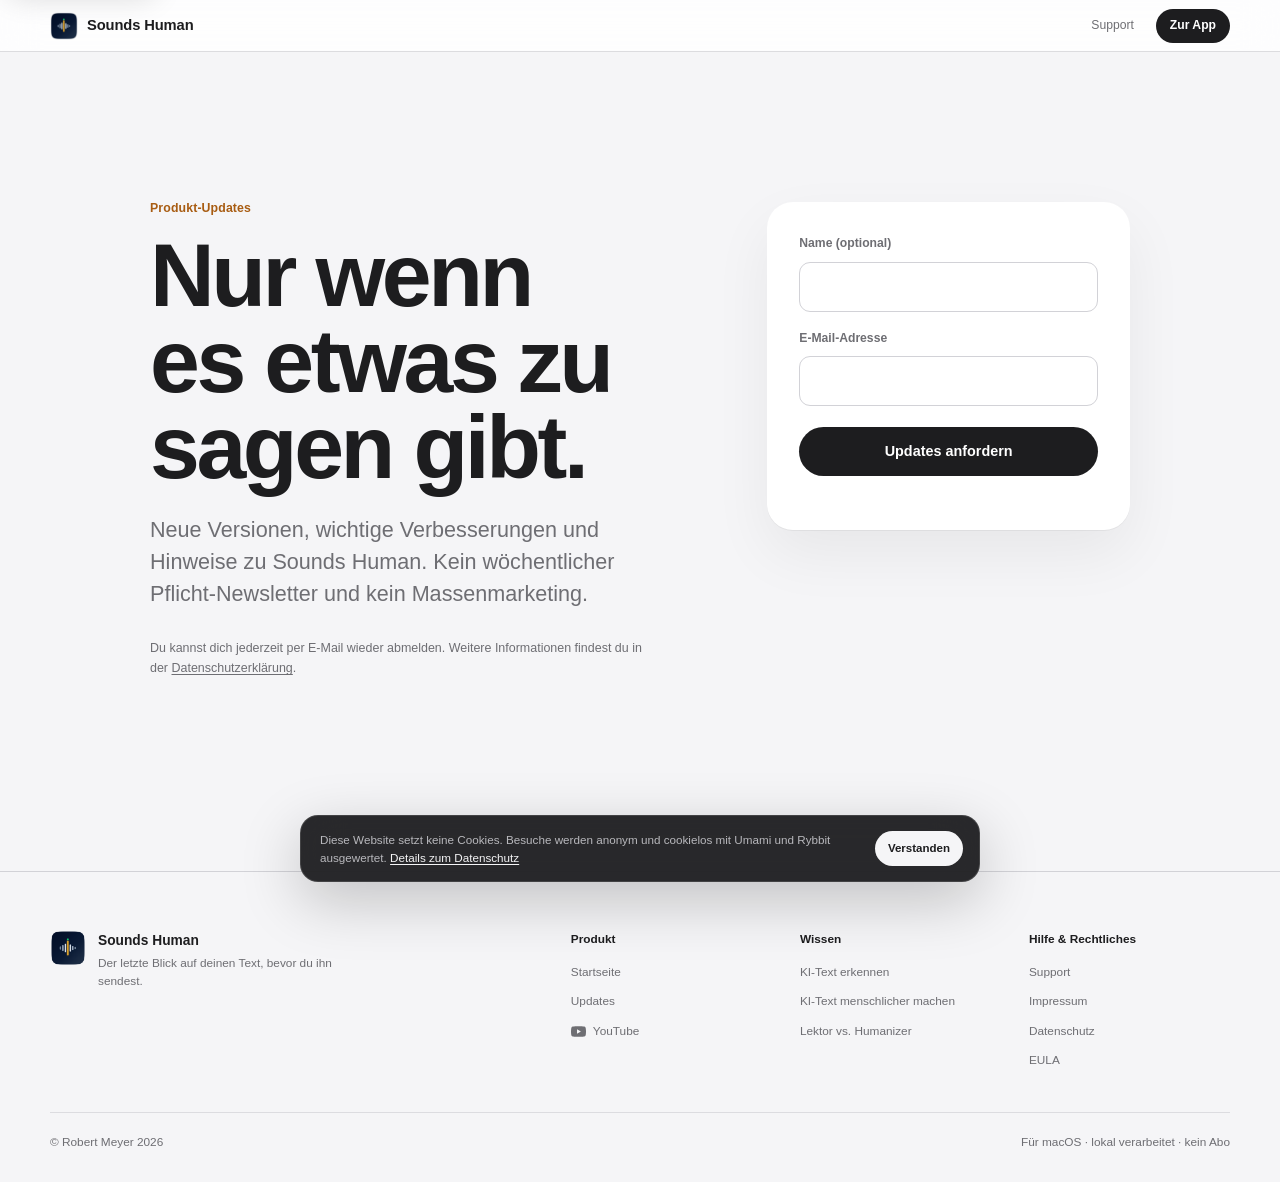
<file: updates.html>
<!doctype html>
<html lang="de">
<head>
  <meta charset="utf-8">
  <meta name="viewport" content="width=device-width, initial-scale=1">
  <title>Produkt-Updates · Sounds Human</title>
  <meta name="description" content="Wichtige Produktneuigkeiten und neue Versionen von Sounds Human per E-Mail erhalten.">
  <meta name="robots" content="noindex,follow">
  <meta name="theme-color" content="#f5f5f7">
  <link rel="canonical" href="https://sounds-human.de/updates.html">
  <link rel="icon" href="icon.png">
  <script defer src="https://cv.rm-on.de/script.js" data-website-id="7956aeae-0eec-42c5-887c-97e8f1986d49"></script>
  <script defer src="https://analyse.ki-notch.de/api/script.js" data-site-id="08ba007f8e54"></script>
  <link rel="stylesheet" href="site-common.css">
  <script src="site-common.js" defer></script>
</head>
<body class="subpage updates-page">
  <a class="skip-link" href="#content">Zum Inhalt springen</a>
  <header class="site-header">
    <div class="site-header-inner">
      <a class="site-brand" href="index.html"><img src="icon.png" alt="" width="28" height="28">Sounds Human</a>
      <nav class="site-nav" aria-label="Hauptnavigation">
        <a href="support.html">Support</a>
        <a class="site-nav-cta" href="index.html">Zur App</a>
      </nav>
    </div>
  </header>

  <main class="site-width" id="content">
    <div class="updates-layout">
      <div class="updates-copy">
        <p class="page-kicker">Produkt-Updates</p>
        <h1>Nur wenn es etwas zu sagen gibt.</h1>
        <p class="lead">Neue Versionen, wichtige Verbesserungen und Hinweise zu Sounds Human. Kein wöchentlicher Pflicht-Newsletter und kein Massenmarketing.</p>
        <p class="privacy-note">Du kannst dich jederzeit per E-Mail wieder abmelden. Weitere Informationen findest du in der <a href="datenschutz.html">Datenschutzerklärung</a>.</p>
      </div>

      <form class="updates-card" id="updates-form" novalidate>
        <div class="field">
          <label for="updates-name">Name (optional)</label>
          <input id="updates-name" name="name" type="text" autocomplete="name">
        </div>
        <div class="field">
          <label for="updates-email">E-Mail-Adresse</label>
          <input id="updates-email" name="email" type="email" autocomplete="email" aria-invalid="false" aria-describedby="updates-status" required>
        </div>
        <button id="updates-submit" type="submit">Updates anfordern</button>
        <p class="form-status" id="updates-status" aria-live="polite"></p>
      </form>
    </div>
  </main>

  <footer class="site-footer">
    <div class="site-footer-inner">
      <div class="site-footer-brand">
        <img src="icon.png" alt="" width="36" height="36">
        <div><strong>Sounds Human</strong><span>Der letzte Blick auf deinen Text, bevor du ihn sendest.</span></div>
      </div>
      <nav class="site-footer-nav" aria-label="Fußnavigation">
        <div class="site-footer-group">
          <span class="site-footer-label">Produkt</span>
          <a href="index.html">Startseite</a>
          <a href="updates.html">Updates</a>
          <a class="youtube-link" href="https://youtube.com/@rmkipraxis?si=h2qNroeG7EqviRwE" target="_blank" rel="noopener noreferrer"><svg viewBox="0 0 24 24" fill="currentColor" aria-hidden="true"><path d="M23.5 6.2a3 3 0 0 0-2.1-2.1C19.5 3.6 12 3.6 12 3.6s-7.5 0-9.4.5A3 3 0 0 0 .5 6.2 31 31 0 0 0 0 12a31 31 0 0 0 .5 5.8 3 3 0 0 0 2.1 2.1c1.9.5 9.4.5 9.4.5s7.5 0 9.4-.5a3 3 0 0 0 2.1-2.1A31 31 0 0 0 24 12a31 31 0 0 0-.5-5.8ZM9.6 15.6V8.4L15.8 12l-6.2 3.6Z"/></svg>YouTube</a>
        </div>
        <div class="site-footer-group">
          <span class="site-footer-label">Wissen</span>
          <a href="ki-text-erkennen.html">KI-Text erkennen</a>
          <a href="ki-text-menschlicher-machen.html">KI-Text menschlicher machen</a>
          <a href="sounds-human-vs-humanizer.html">Lektor vs. Humanizer</a>
        </div>
        <div class="site-footer-group">
          <span class="site-footer-label">Hilfe &amp; Rechtliches</span>
          <a href="support.html">Support</a>
          <a href="impressum.html">Impressum</a>
          <a href="datenschutz.html">Datenschutz</a>
          <a href="eula.html">EULA</a>
        </div>
      </nav>
    </div>
    <div class="site-footer-base"><span>© Robert Meyer 2026</span><span>Für macOS · lokal verarbeitet · kein Abo</span></div>
  </footer>
</body>
</html>
</file>
<file: site-common.css>
:root {
  --sh-bg: #f5f5f7;
  --sh-surface: #ffffff;
  --sh-text: #1d1d1f;
  --sh-muted: #6e6e73;
  --sh-line: #d2d2d7;
  --sh-accent: #d98a2b;
  --sh-accent-dark: #a85c12;
  --sh-accent-soft: #f7e7d2;
  --sh-dark: #000000;
  --sh-success: #438f70;
  --sh-error: #b94f4a;
  --sh-display: -apple-system, BlinkMacSystemFont, "SF Pro Display", "Helvetica Neue", Arial, sans-serif;
  --sh-body: -apple-system, BlinkMacSystemFont, "SF Pro Text", "Helvetica Neue", Arial, sans-serif;
}

.subpage {
  margin: 0;
  padding: 0;
  overflow-x: hidden;
  background: var(--sh-bg);
  color: var(--sh-text);
  font-family: var(--sh-body);
  font-size: 16px;
  line-height: 1.62;
  -webkit-font-smoothing: antialiased;
  text-rendering: optimizeLegibility;
}

.subpage *,
.subpage *::before,
.subpage *::after {
  box-sizing: border-box;
}

.subpage a {
  color: inherit;
  text-underline-offset: .18em;
}

.subpage img {
  display: block;
  max-width: 100%;
}

.subpage h1,
.subpage h2,
.subpage h3,
.subpage p {
  margin-top: 0;
}

.subpage h1,
.subpage h2,
.subpage h3 {
  text-wrap: balance;
}

.subpage p,
.subpage li {
  text-wrap: pretty;
}

.subpage ::selection {
  background: var(--sh-accent-soft);
  color: var(--sh-text);
}

.subpage :focus-visible,
.cookie-notice :focus-visible,
.to-top:focus-visible {
  outline: 3px solid color-mix(in srgb, var(--sh-accent) 58%, transparent);
  outline-offset: 3px;
}

.subpage .skip-link {
  position: fixed;
  top: 8px;
  left: 8px;
  z-index: 300;
  transform: translateY(-150%);
  padding: 10px 14px;
  border-radius: 9px;
  background: var(--sh-surface);
  box-shadow: 0 10px 30px rgb(0 0 0 / 14%);
  color: var(--sh-text);
  font-size: .84rem;
  text-decoration: none;
  transition: transform 150ms ease;
}

.subpage .skip-link:focus {
  transform: translateY(0);
}

.subpage .aurora {
  display: none;
}

.subpage .wrap,
.subpage .site-width {
  position: relative;
  z-index: 1;
  width: min(1180px, calc(100% - 44px));
  max-width: none;
  margin-inline: auto;
  padding: 0;
}

.site-header {
  position: sticky;
  top: 0;
  z-index: 100;
  height: 52px;
  border-bottom: 1px solid color-mix(in srgb, var(--sh-line) 78%, transparent);
  background: color-mix(in srgb, var(--sh-surface) 82%, transparent);
  backdrop-filter: saturate(180%) blur(18px);
  -webkit-backdrop-filter: saturate(180%) blur(18px);
}

.site-header-inner,
.subpage .wrap > nav:first-of-type {
  width: min(1180px, calc(100% - 44px));
  height: 52px;
  margin-inline: auto;
  padding: 0;
  display: flex;
  align-items: center;
  justify-content: space-between;
  gap: 24px;
}

.subpage .wrap > nav:first-of-type {
  position: relative;
  width: 100%;
  border-bottom: 1px solid color-mix(in srgb, var(--sh-line) 78%, transparent);
}

.site-brand,
.subpage .brand {
  display: inline-flex;
  align-items: center;
  gap: 9px;
  color: var(--sh-text);
  font-size: .92rem;
  font-weight: 680;
  letter-spacing: -.008em;
  text-decoration: none;
}

.site-brand img,
.subpage .brand img {
  width: 28px;
  height: 28px;
  border-radius: 7px;
  box-shadow: none;
}

.site-nav {
  display: flex;
  align-items: center;
  gap: 22px;
  font-size: .76rem;
}

.site-nav a {
  color: var(--sh-muted);
  text-decoration: none;
}

.site-nav a:hover {
  color: var(--sh-text);
}

.site-nav .site-nav-cta,
.subpage .nav-cta {
  padding: 7px 14px;
  border-radius: 999px;
  background: var(--sh-text);
  color: var(--sh-surface);
  font-weight: 680;
  text-decoration: none;
  transition: transform 100ms ease, filter 130ms ease;
}

.site-nav .site-nav-cta:hover,
.subpage .nav-cta:hover {
  color: var(--sh-surface);
  filter: brightness(1.18);
  transform: none;
}

.subpage article,
.subpage .doc {
  width: min(780px, 100%);
  max-width: 780px;
  margin-inline: auto;
  padding: clamp(86px, 11vw, 142px) 0 clamp(110px, 14vw, 170px);
}

.subpage article .eyebrow,
.subpage .kicker,
.subpage .page-kicker {
  margin-bottom: 18px;
  color: var(--sh-accent-dark);
  font: 660 .77rem/1 var(--sh-body);
  letter-spacing: .01em;
  text-transform: none;
}

.subpage article h1,
.subpage .doc h1 {
  margin-bottom: 24px;
  color: var(--sh-text);
  font-family: var(--sh-display);
  font-size: clamp(3rem, 7vw, 5.9rem);
  font-weight: 690;
  line-height: .98;
  letter-spacing: -.038em;
}

.subpage article h1 .amber {
  color: var(--sh-accent);
}

.subpage article .lead,
.subpage .doc .lead,
.subpage .doc .sub {
  max-width: 680px;
  margin: 0 0 38px;
  color: var(--sh-muted);
  font-size: clamp(1.14rem, 2.1vw, 1.42rem);
  font-weight: 430;
  line-height: 1.46;
}

.subpage article .article-meta {
  margin: -20px 0 44px;
  color: var(--sh-muted);
  font-size: .78rem;
  font-variant-numeric: tabular-nums;
}

.subpage .doc .meta {
  margin: -20px 0 46px;
  color: var(--sh-muted);
  font-size: .82rem;
}

.subpage article .answer {
  margin: 44px 0 72px;
  padding: clamp(24px, 4vw, 36px);
  border: 0;
  border-radius: 26px;
  background: var(--sh-surface);
  box-shadow: 0 1px 0 rgb(0 0 0 / 5%), 0 18px 45px rgb(0 0 0 / 5%);
  color: var(--sh-muted);
  font-size: 1rem;
  line-height: 1.68;
}

.subpage article .answer b {
  color: var(--sh-text);
}

.subpage article h2,
.subpage .doc h2 {
  margin: 76px 0 18px;
  color: var(--sh-text);
  font-family: var(--sh-display);
  font-size: clamp(1.8rem, 3.6vw, 2.65rem);
  font-weight: 680;
  line-height: 1.08;
  letter-spacing: -.024em;
}

.subpage article h3,
.subpage .doc h3 {
  margin: 42px 0 10px;
  color: var(--sh-text);
  font-size: 1.04rem;
  font-weight: 680;
  line-height: 1.35;
}

.subpage article h3 .num {
  display: inline-block;
  min-width: 32px;
  margin-right: 8px;
  color: var(--sh-accent-dark);
  font: 660 .76rem/1 var(--sh-body);
  letter-spacing: 0;
}

.subpage article p,
.subpage article li,
.subpage .doc p,
.subpage .doc li {
  color: var(--sh-muted);
  font-size: 1rem;
  line-height: 1.72;
}

.subpage article p,
.subpage .doc p {
  margin-bottom: 14px;
}

.subpage article ul,
.subpage article ol,
.subpage .doc ul,
.subpage .doc ol {
  margin: 18px 0 26px;
  padding-left: 1.25rem;
}

.subpage article li,
.subpage .doc li {
  margin-bottom: 10px;
  padding-left: 5px;
}

.subpage article strong,
.subpage article b,
.subpage .doc strong,
.subpage .doc b,
.subpage .doc .addr {
  color: var(--sh-text);
}

.subpage article a,
.subpage .doc a {
  color: var(--sh-accent-dark);
}

.subpage article .example {
  margin: 24px 0 34px;
  padding: 22px 24px;
  border: 0;
  border-left: 3px solid var(--sh-accent);
  border-radius: 0 18px 18px 0;
  background: var(--sh-surface);
  color: var(--sh-muted);
  font-size: .94rem;
  line-height: 1.65;
}

.subpage article .example .tag {
  margin-bottom: 9px;
  color: var(--sh-muted);
  font: 650 .67rem/1 var(--sh-body);
  letter-spacing: .02em;
}

.subpage article .example .bad {
  color: var(--sh-error);
}

.subpage article .example .good {
  color: var(--sh-success);
}

.subpage .faqbox {
  margin-top: 22px;
  border-top: 1px solid var(--sh-line);
}

.subpage .faqbox details,
.subpage details {
  margin: 0;
  padding: 0;
  border: 0;
  border-bottom: 1px solid var(--sh-line);
  border-radius: 0;
  background: transparent;
}

.subpage .faqbox summary,
.subpage details summary {
  position: relative;
  display: block;
  padding: 23px 46px 23px 0;
  color: var(--sh-text);
  font-size: .98rem;
  font-weight: 660;
  list-style: none;
  cursor: pointer;
}

.subpage .faqbox summary::-webkit-details-marker,
.subpage details summary::-webkit-details-marker {
  display: none;
}

.subpage .faqbox summary::after,
.subpage details summary::after {
  content: "+";
  position: absolute;
  top: 14px;
  right: 4px;
  color: var(--sh-muted);
  font-size: 1.65rem;
  font-weight: 350;
  transition: transform 160ms ease;
}

.subpage .faqbox details[open] summary::after,
.subpage details[open] summary::after {
  transform: rotate(45deg);
}

.subpage .faqbox details p,
.subpage details p {
  margin: -4px 50px 22px 0;
  padding: 0;
}

.subpage article .cta {
  margin: 100px 0 0;
  padding: clamp(42px, 7vw, 72px) clamp(26px, 6vw, 60px);
  border: 0;
  border-radius: 32px;
  background: var(--sh-dark);
  color: #f5f5f7;
  text-align: center;
}

.subpage article .cta h2 {
  margin: 0 0 15px;
  color: #f5f5f7;
  font-size: clamp(2rem, 4.5vw, 3.45rem);
}

.subpage article .cta p {
  max-width: 590px;
  margin: 0 auto;
  color: #a1a1a6;
}

.subpage article .cta b {
  color: #f5f5f7;
}

.subpage article .btn {
  display: inline-flex;
  min-height: 46px;
  align-items: center;
  justify-content: center;
  margin-top: 26px;
  padding: 10px 21px;
  border-radius: 999px;
  background: #f5f5f7;
  color: var(--sh-text);
  font-size: .9rem;
  font-weight: 680;
  text-decoration: none;
}

.subpage article .cta small {
  display: block;
  margin-top: 14px;
  color: #86868b;
  font-size: .72rem;
}

.subpage .cmp {
  width: 100%;
  margin: 28px 0 56px;
  border-spacing: 0;
  border-collapse: separate;
  overflow: hidden;
  border-radius: 20px;
  background: var(--sh-surface);
  box-shadow: 0 1px 0 rgb(0 0 0 / 5%), 0 18px 45px rgb(0 0 0 / 4%);
  font-size: .88rem;
}

.subpage .cmp th,
.subpage .cmp td {
  padding: 16px 14px;
  border-bottom: 1px solid color-mix(in srgb, var(--sh-line) 72%, transparent);
  color: var(--sh-muted);
  text-align: left;
  vertical-align: top;
}

.subpage .cmp th,
.subpage .cmp td:first-child {
  color: var(--sh-text);
  font-weight: 660;
}

.subpage .cmp .hl,
.subpage .cmp thead th:nth-child(3) {
  color: var(--sh-accent-dark);
}

.subpage .cmp tr:last-child td {
  border-bottom: 0;
}

.subpage .doc {
  min-height: 65vh;
}

.subpage .doc > h1:first-of-type {
  max-width: 740px;
}

.subpage .doc > p:first-of-type:not(.sub, .meta, .page-lead) {
  margin-top: 40px;
}

.subpage .doc .foot {
  margin-top: 70px;
  padding-top: 22px;
  border-top: 1px solid var(--sh-line);
  color: var(--sh-muted);
  font-size: .78rem;
}

.support-page .support-hero {
  padding: clamp(86px, 11vw, 142px) 0 68px;
}

.support-page .site-header {
  margin: 0;
  padding: 0;
}

.support-page .support-hero h1 {
  max-width: 780px;
  margin: 0 0 24px;
  font-family: var(--sh-display);
  font-size: clamp(3rem, 7vw, 5.9rem);
  font-weight: 690;
  line-height: .98;
  letter-spacing: -.038em;
}

.support-page .support-hero .lead {
  max-width: 700px;
  color: var(--sh-muted);
  font-size: clamp(1.14rem, 2.1vw, 1.42rem);
  line-height: 1.46;
}

.support-page .support-content {
  width: min(780px, 100%);
  margin-inline: auto;
  padding-bottom: clamp(110px, 14vw, 170px);
}

.support-page .support-content section {
  padding: 58px 0;
  border: 0;
  border-bottom: 1px solid var(--sh-line);
}

.support-page .support-content h2 {
  margin: 0 0 22px;
  font-family: var(--sh-display);
  font-size: clamp(1.8rem, 3.6vw, 2.65rem);
  font-weight: 680;
  line-height: 1.08;
  letter-spacing: -.024em;
}

.support-page .support-content p,
.support-page .support-content li {
  color: var(--sh-muted);
}

.support-page .support-content a {
  color: var(--sh-accent-dark);
}

.support-page .support-content ul {
  margin: 16px 0 0;
  padding-left: 1.25rem;
}

.support-page .support-content li {
  margin-bottom: 10px;
  padding-left: 5px;
}

.support-page .support-content li::before {
  display: none;
}

.updates-layout {
  display: grid;
  grid-template-columns: minmax(0, .9fr) minmax(340px, .65fr);
  gap: clamp(52px, 9vw, 118px);
  align-items: start;
  width: min(980px, 100%);
  margin-inline: auto;
  padding: clamp(92px, 12vw, 150px) 0 clamp(120px, 15vw, 180px);
}

.updates-copy h1 {
  margin: 0 0 24px;
  font-family: var(--sh-display);
  font-size: clamp(3.1rem, 7vw, 6rem);
  font-weight: 690;
  line-height: .96;
  letter-spacing: -.038em;
}

.updates-copy .lead {
  color: var(--sh-muted);
  font-size: clamp(1.14rem, 2vw, 1.35rem);
  line-height: 1.48;
}

.updates-copy .privacy-note {
  margin-top: 28px;
  color: var(--sh-muted);
  font-size: .78rem;
}

.updates-card {
  padding: 32px;
  border-radius: 26px;
  background: var(--sh-surface);
  box-shadow: 0 1px 0 rgb(0 0 0 / 5%), 0 24px 60px rgb(0 0 0 / 6%);
}

.updates-card .field {
  display: grid;
  gap: 8px;
  margin-bottom: 17px;
}

.updates-card label {
  color: var(--sh-muted);
  font-size: .76rem;
  font-weight: 650;
}

.updates-card input {
  width: 100%;
  min-height: 49px;
  padding: 11px 13px;
  border: 1px solid var(--sh-line);
  border-radius: 11px;
  background: var(--sh-surface);
  color: var(--sh-text);
  font: inherit;
}

.updates-card input[aria-invalid="true"] {
  border-color: var(--sh-error);
}

.updates-card button {
  width: 100%;
  min-height: 49px;
  margin-top: 4px;
  border: 0;
  border-radius: 999px;
  background: var(--sh-text);
  color: var(--sh-surface);
  font: 680 .9rem/1 var(--sh-body);
  cursor: pointer;
}

.updates-card button:disabled {
  opacity: .55;
  cursor: progress;
}

.form-status {
  min-height: 22px;
  margin: 14px 0 0;
  color: var(--sh-muted);
  font-size: .8rem;
}

.form-status.error {
  color: var(--sh-error);
}

.form-status.ok {
  color: var(--sh-success);
}

.site-footer {
  padding: 58px 0 30px;
  border-top: 1px solid var(--sh-line);
  background: var(--sh-bg);
  color: var(--sh-muted);
  font-family: var(--sh-body);
  font-size: .74rem;
  text-align: left;
}

.site-footer-inner {
  display: grid;
  grid-template-columns: minmax(210px, .8fr) minmax(0, 1.3fr);
  gap: clamp(50px, 9vw, 130px);
  width: min(1180px, calc(100% - 44px));
  margin-inline: auto;
}

.site-footer-brand {
  display: flex;
  align-items: flex-start;
  gap: 12px;
}

.site-footer-brand img {
  width: 36px;
  height: 36px;
  border-radius: 9px;
}

.site-footer-brand strong {
  display: block;
  margin-bottom: 3px;
  color: var(--sh-text);
  font-size: .86rem;
}

.site-footer-brand span {
  display: block;
  max-width: 250px;
  line-height: 1.5;
}

.site-footer-nav {
  display: grid;
  grid-template-columns: repeat(3, minmax(0, 1fr));
  gap: 28px;
  margin: 0;
  padding: 0;
}

.site-footer-group {
  display: grid;
  align-content: start;
  gap: 10px;
}

.site-footer-label {
  margin-bottom: 4px;
  color: var(--sh-text);
  font-weight: 680;
}

.site-footer a,
.site-footer button {
  border: 0;
  padding: 0;
  background: transparent;
  color: var(--sh-muted);
  font: inherit;
  text-align: left;
  text-decoration: none;
  cursor: pointer;
}

.site-footer a:hover,
.site-footer button:hover {
  color: var(--sh-text);
}

.youtube-link {
  display: inline-flex;
  align-items: center;
  gap: 7px;
}

.youtube-link svg {
  width: 15px;
  height: 15px;
}

.site-footer-base {
  display: flex;
  justify-content: space-between;
  gap: 22px;
  width: min(1180px, calc(100% - 44px));
  margin: 42px auto 0;
  padding-top: 20px;
  border-top: 1px solid color-mix(in srgb, var(--sh-line) 70%, transparent);
}

.modal-open {
  overflow: hidden;
}

.modal-layer {
  position: fixed;
  inset: 0;
  z-index: 320;
  display: none;
  place-items: center;
  padding: 20px;
  background: color-mix(in srgb, var(--sh-dark) 54%, transparent);
  backdrop-filter: blur(12px);
  -webkit-backdrop-filter: blur(12px);
}

.modal-layer.open {
  display: grid;
}

.modal-layer .modal {
  position: relative;
  width: min(760px, 100%);
  height: min(82svh, 760px);
  overflow: hidden;
  border: 1px solid var(--sh-line);
  border-radius: 22px;
  background: var(--sh-surface);
  box-shadow: 0 30px 80px rgb(0 0 0 / 22%);
}

.modal-layer .modal iframe {
  width: 100%;
  height: 100%;
  border: 0;
  background: var(--sh-surface);
}

.modal-layer .modal-close {
  position: absolute;
  z-index: 2;
  top: 12px;
  right: 12px;
  width: 38px;
  height: 38px;
  display: grid;
  place-items: center;
  border: 1px solid var(--sh-line);
  border-radius: 50%;
  background: color-mix(in srgb, var(--sh-surface) 92%, transparent);
  color: var(--sh-text);
  font: 400 1.2rem/1 var(--sh-body);
  cursor: pointer;
}

.cookie-notice {
  position: fixed;
  z-index: 250;
  right: 18px;
  bottom: 18px;
  left: 18px;
  display: flex;
  align-items: center;
  justify-content: space-between;
  gap: 24px;
  width: min(680px, calc(100% - 36px));
  margin-inline: auto;
  padding: 15px 16px 15px 19px;
  border: 1px solid rgb(255 255 255 / 12%);
  border-radius: 18px;
  background: rgb(20 20 22 / 91%);
  box-shadow: 0 18px 60px rgb(0 0 0 / 22%);
  color: #f5f5f7;
  font-family: var(--sh-body);
  backdrop-filter: blur(22px) saturate(160%);
  -webkit-backdrop-filter: blur(22px) saturate(160%);
  transition: opacity 180ms ease, transform 180ms ease;
}

.cookie-notice[hidden] {
  display: none;
}

.cookie-notice.is-hiding {
  opacity: 0;
  transform: translateY(10px);
}

.cookie-notice p {
  margin: 0;
  color: #b8b8bd;
  font-size: .73rem;
  line-height: 1.48;
}

.cookie-notice a {
  color: #f5f5f7;
  text-underline-offset: 2px;
}

.cookie-notice button {
  flex: 0 0 auto;
  min-height: 35px;
  padding: 7px 13px;
  border: 0;
  border-radius: 999px;
  background: #f5f5f7;
  color: #1d1d1f;
  font: 670 .72rem/1 var(--sh-body);
  cursor: pointer;
}

.to-top {
  position: fixed;
  z-index: 180;
  right: 18px;
  bottom: 18px;
  width: 44px;
  height: 44px;
  display: grid;
  place-items: center;
  border: 1px solid rgb(255 255 255 / 13%);
  border-radius: 50%;
  background: rgb(20 20 22 / 82%);
  box-shadow: 0 12px 35px rgb(0 0 0 / 18%);
  color: #f5f5f7;
  opacity: 0;
  pointer-events: none;
  transform: translateY(8px);
  backdrop-filter: blur(18px) saturate(160%);
  -webkit-backdrop-filter: blur(18px) saturate(160%);
  cursor: pointer;
  transition: opacity 160ms ease, transform 160ms ease, background 160ms ease;
}

.to-top:hover {
  background: rgb(20 20 22 / 94%);
}

.to-top.is-visible {
  opacity: 1;
  pointer-events: auto;
  transform: translateY(0);
}

.to-top.is-shifted {
  bottom: 96px;
}

.to-top svg {
  width: 17px;
  height: 17px;
}

@media (max-width: 760px) {
  .subpage .wrap,
  .subpage .site-width,
  .site-header-inner,
  .subpage .wrap > nav:first-of-type,
  .site-footer-inner,
  .site-footer-base {
    width: min(100% - 28px, 1180px);
  }

  .site-nav > a:not(.site-nav-cta) {
    display: none;
  }

  .subpage article h1,
  .subpage .doc h1,
  .support-page .support-hero h1,
  .updates-copy h1 {
    letter-spacing: -.03em;
  }

  .subpage article .answer {
    margin-bottom: 56px;
  }

  .subpage .cmp {
    display: block;
    overflow-x: auto;
    font-size: .77rem;
  }

  .subpage .cmp th,
  .subpage .cmp td {
    min-width: 140px;
    padding: 13px 10px;
  }

  .updates-layout {
    grid-template-columns: 1fr;
    gap: 44px;
  }

  .site-footer-inner {
    grid-template-columns: 1fr;
    gap: 42px;
  }

  .site-footer-nav {
    grid-template-columns: repeat(2, minmax(0, 1fr));
  }

  .site-footer-base {
    flex-direction: column;
  }

  .cookie-notice {
    align-items: stretch;
    flex-direction: column;
    gap: 12px;
  }

  .cookie-notice button {
    align-self: flex-start;
  }

  .to-top.is-shifted {
    bottom: 142px;
  }

  .modal-layer {
    padding: 8px;
  }

  .modal-layer .modal {
    height: 90svh;
    border-radius: 17px;
  }
}

@media (max-width: 470px) {
  .site-footer-nav {
    grid-template-columns: 1fr;
  }
}

@media (prefers-reduced-motion: reduce) {
  .cookie-notice,
  .to-top {
    transition: none;
  }
}

.is-embedded .site-header,
.is-embedded .site-footer {
  display: none;
}

.is-embedded .subpage article,
.is-embedded .subpage .doc {
  padding-top: 64px;
  padding-bottom: 80px;
}

.is-embedded .support-page .support-hero {
  padding-top: 64px;
}
</file>
